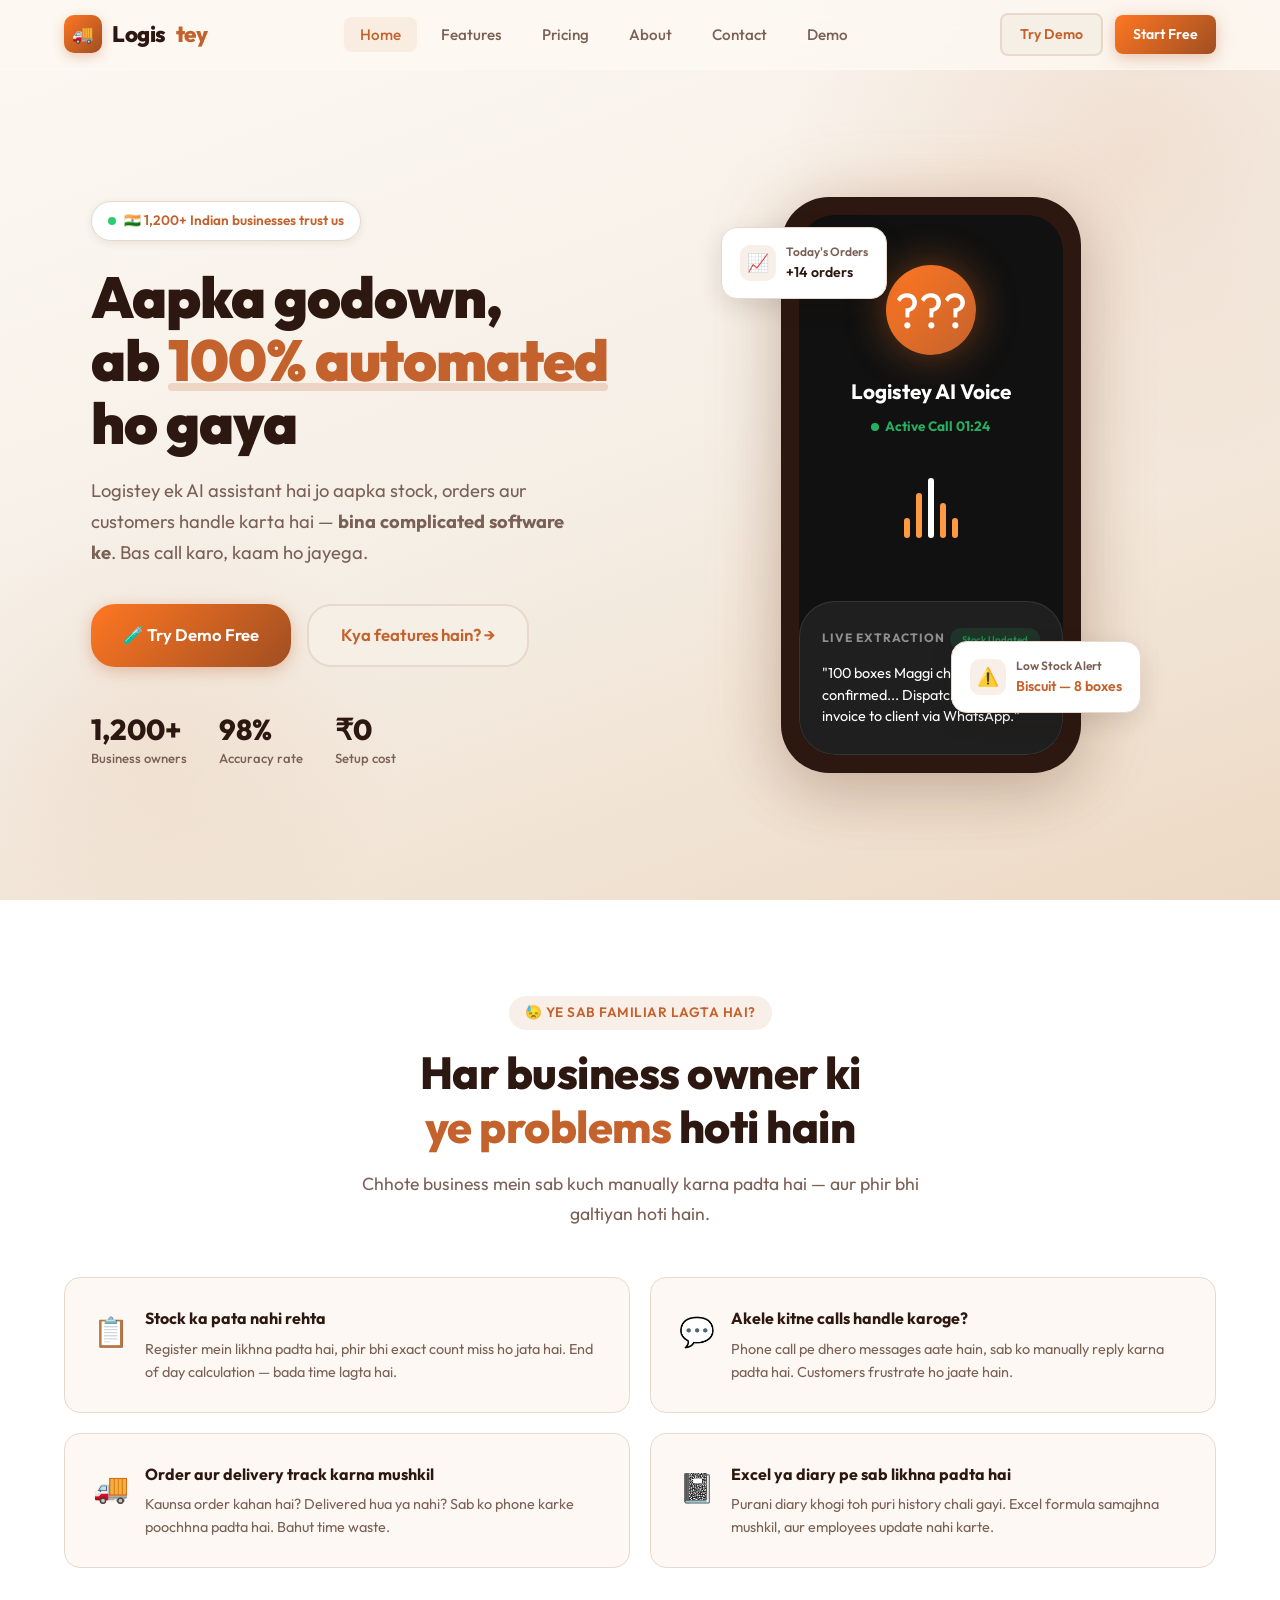
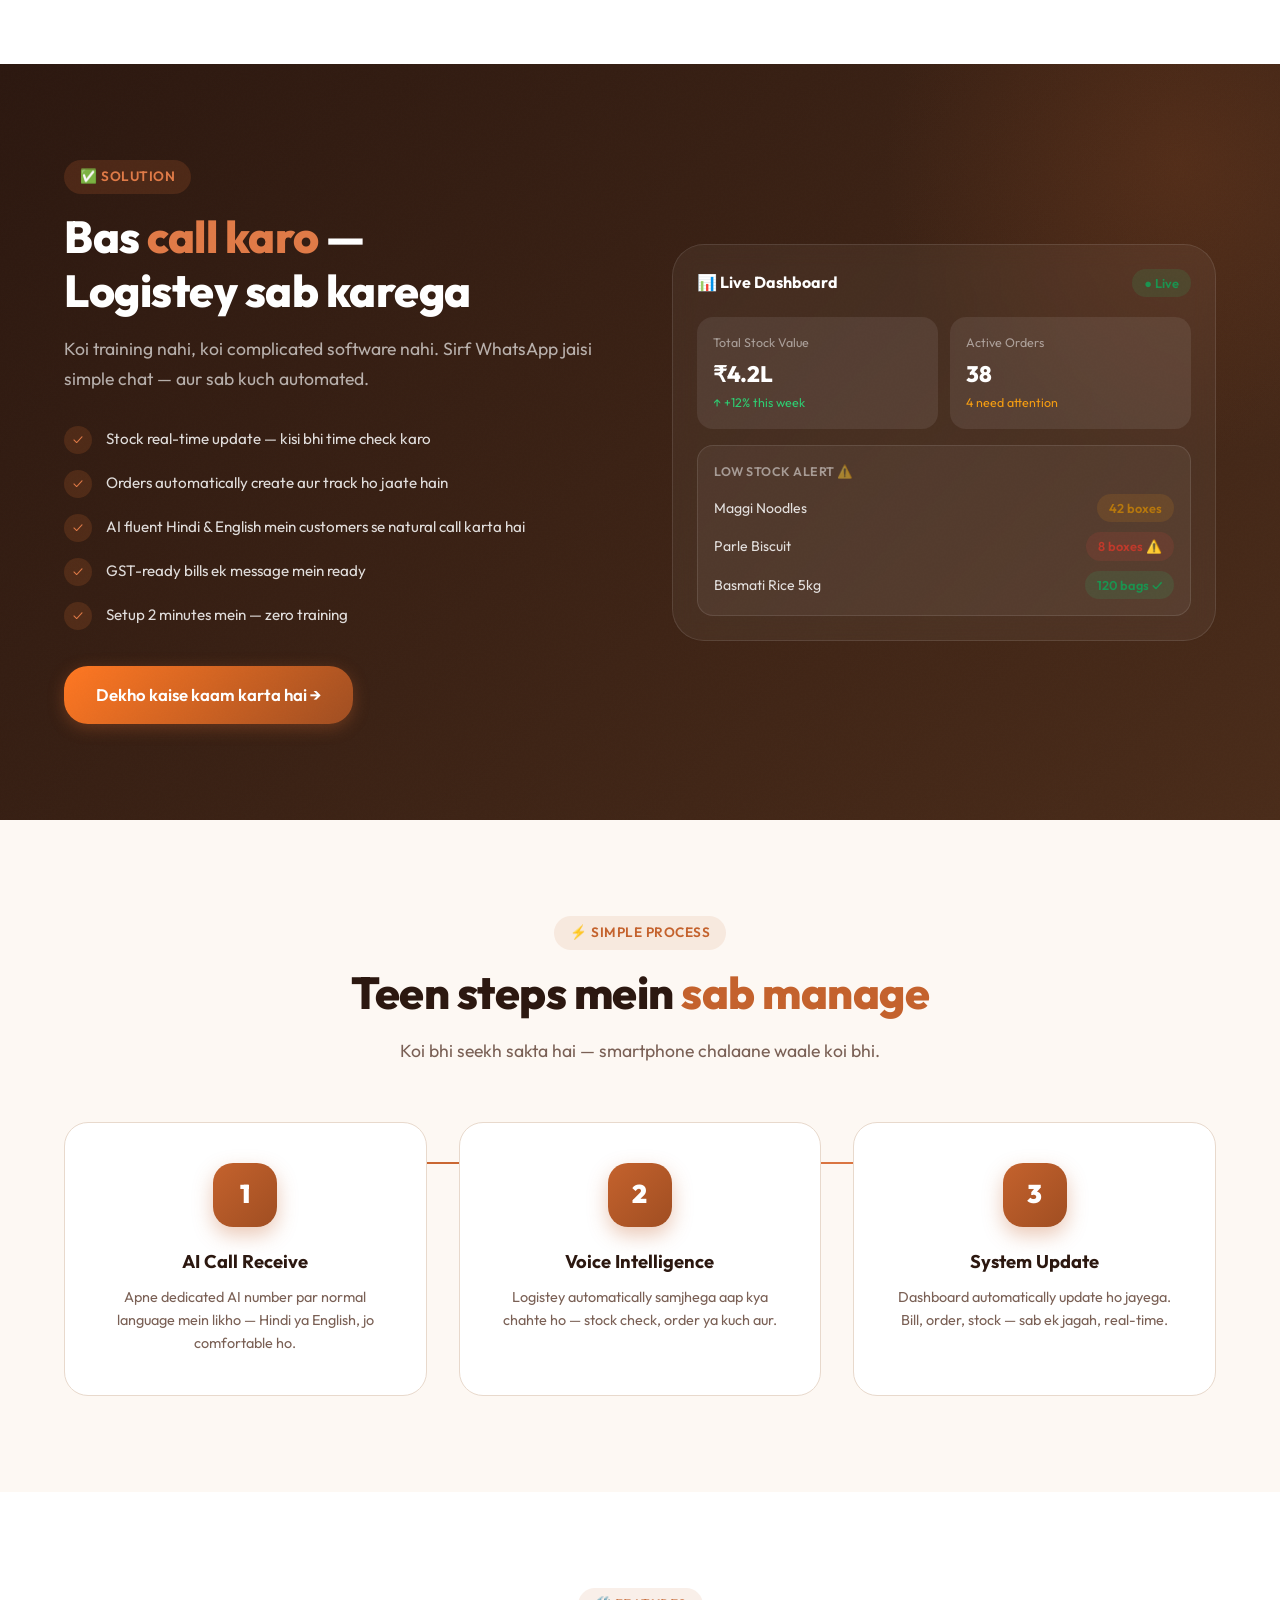
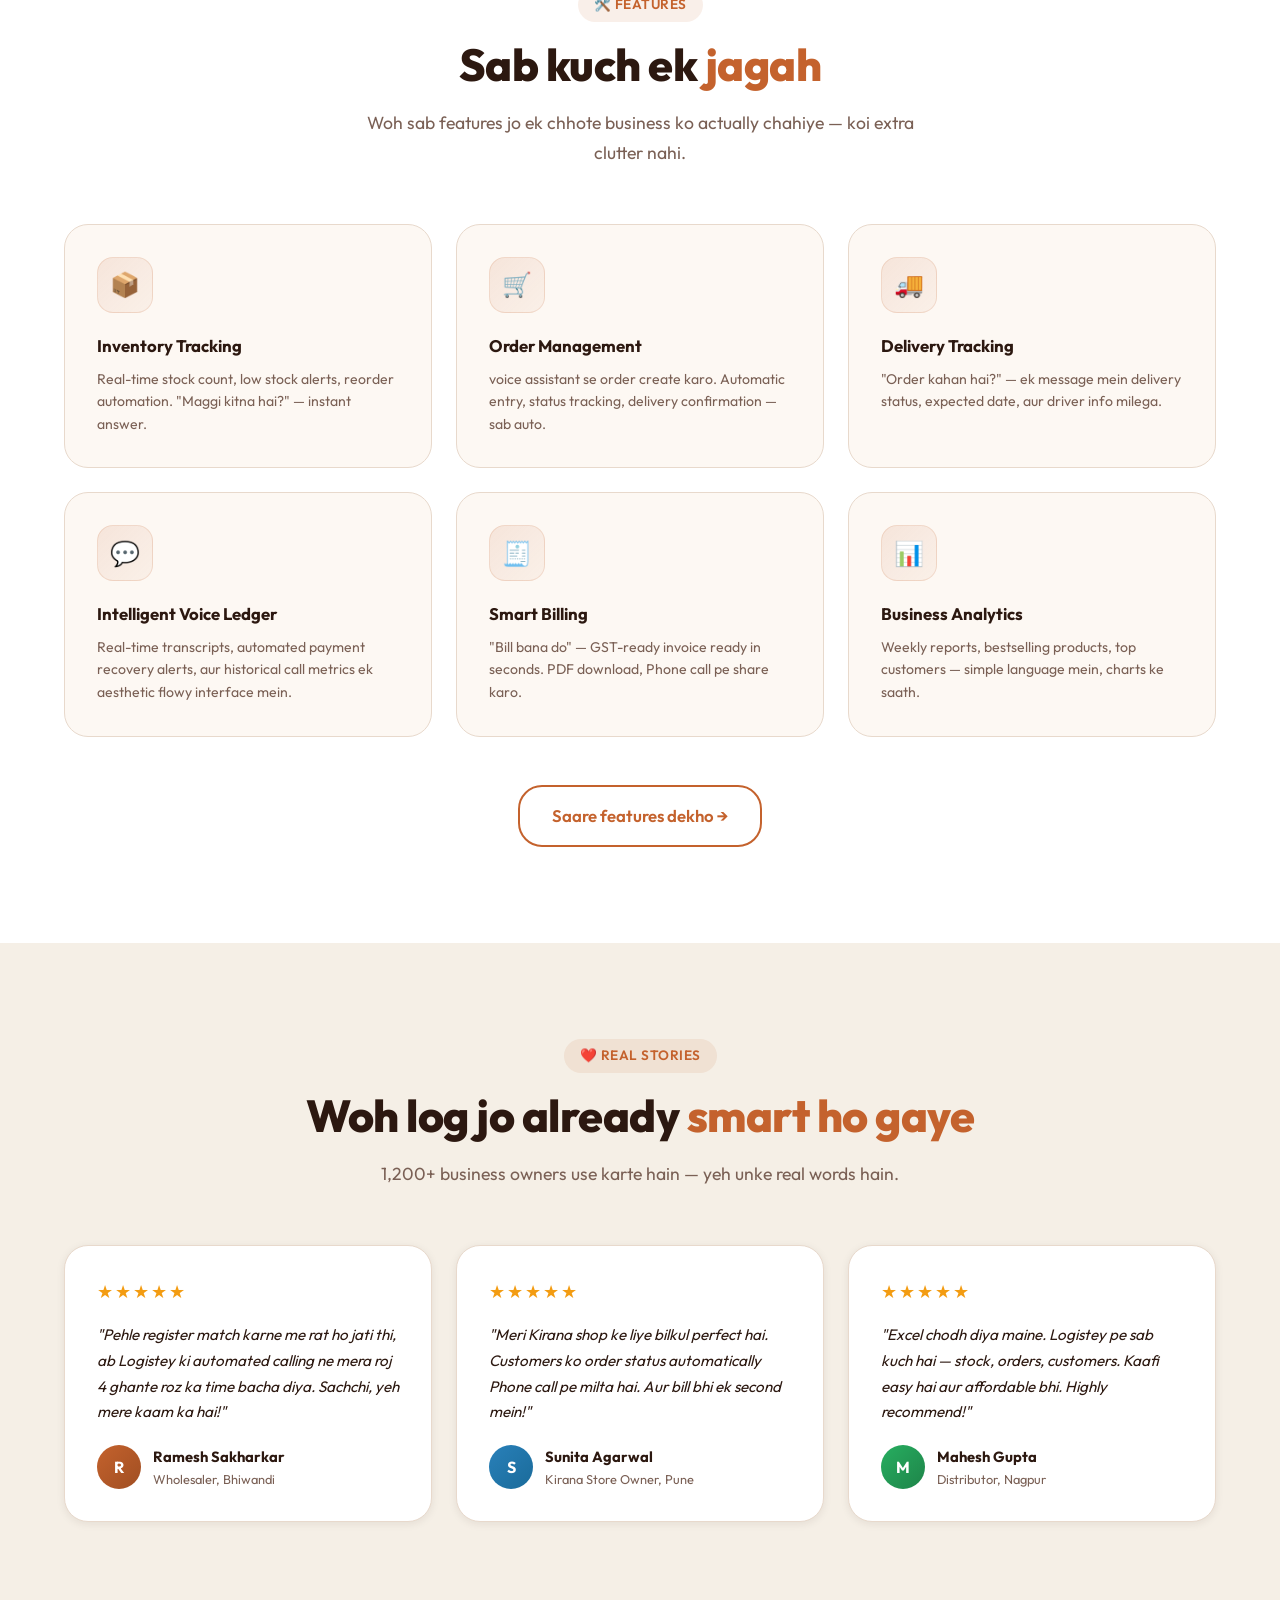
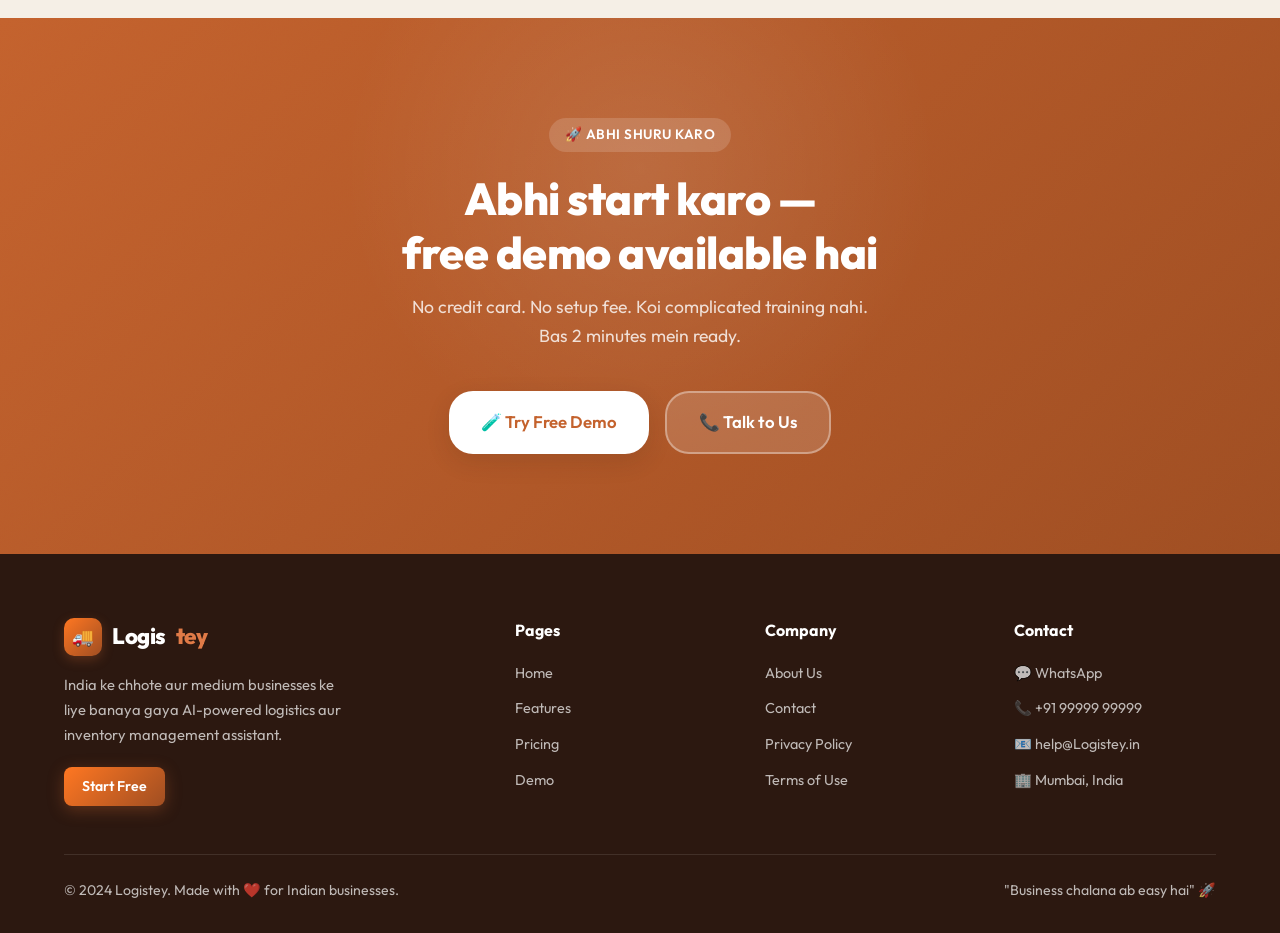
<file: index.html>
<!DOCTYPE html>
<html lang="en">

<head>
  <meta charset="UTF-8" />
  <meta name="viewport" content="width=device-width, initial-scale=1.0" />
  <title>Logistey — Aapka Godown, Ab Smart Ho Gaya</title>
  <meta name="description"
    content="Logistey ek AI assistant hai jo aapka stock, orders aur customers handle karta hai — bina complicated software ke. Free demo available." />
  <link rel="stylesheet" href="style.css" />
  <link rel="manifest" href="manifest.json" />
  <style>
    /* ===== HOME PAGE SPECIFIC ===== */

    /* HERO */
    .hero {
      min-height: 100vh;
      background: linear-gradient(160deg, var(--cream) 0%, var(--secondary) 50%, #EDD9C4 100%);
      display: flex;
      align-items: center;
      padding-top: var(--nav-height);
      position: relative;
      overflow: hidden;
    }

    .hero::before {
      content: '';
      position: absolute;
      top: -200px;
      right: -200px;
      width: 700px;
      height: 700px;
      background: radial-gradient(circle, rgba(196, 98, 45, 0.12) 0%, transparent 70%);
      pointer-events: none;
    }

    .hero::after {
      content: '';
      position: absolute;
      bottom: -100px;
      left: -100px;
      width: 500px;
      height: 500px;
      background: radial-gradient(circle, rgba(196, 98, 45, 0.08) 0%, transparent 70%);
      pointer-events: none;
    }

    .hero-inner {
      display: grid;
      grid-template-columns: 1fr 1fr;
      gap: 64px;
      align-items: center;
      position: relative;
      z-index: 1;
    }

    .hero-badge {
      display: inline-flex;
      align-items: center;
      gap: 8px;
      background: white;
      border: 1px solid var(--border);
      padding: 8px 16px;
      border-radius: 100px;
      font-size: 0.85rem;
      font-weight: 600;
      color: var(--primary);
      margin-bottom: 24px;
      box-shadow: var(--shadow-sm);
    }

    .hero-badge .dot {
      width: 8px;
      height: 8px;
      background: var(--success);
      border-radius: 50%;
      animation: pulse 1.5s ease-in-out infinite;
    }

    .hero-title {
      font-size: clamp(2.4rem, 5vw, 3.6rem);
      font-weight: 900;
      color: var(--dark);
      line-height: 1.1;
      letter-spacing: -1px;
      margin-bottom: 20px;
    }

    .hero-title .highlight-block {
      display: inline-block;
      position: relative;
    }

    .hero-title .highlight-block::after {
      content: '';
      position: absolute;
      bottom: 0;
      left: 0;
      right: 0;
      height: 8px;
      background: rgba(196, 98, 45, 0.2);
      border-radius: 4px;
      z-index: -1;
    }

    .hero-sub {
      font-size: 1.15rem;
      color: var(--text-muted);
      line-height: 1.7;
      margin-bottom: 36px;
      max-width: 480px;
    }

    .hero-buttons {
      display: flex;
      gap: 16px;
      flex-wrap: wrap;
      margin-bottom: 48px;
    }

    .hero-stats {
      display: flex;
      gap: 32px;
    }

    .stat-item {
      display: flex;
      flex-direction: column;
      gap: 4px;
    }

    .stat-num {
      font-size: 1.8rem;
      font-weight: 800;
      color: var(--dark);
      line-height: 1;
    }

    .stat-label {
      font-size: 0.82rem;
      color: var(--text-muted);
      font-weight: 500;
    }

    /* Phone/Chat mockup */
    .hero-visual {
      display: flex;
      justify-content: center;
      align-items: center;
      position: relative;
    }

    .phone-mockup {
      width: 300px;
      background: var(--dark);
      border-radius: 48px;
      padding: 18px;
      box-shadow: var(--shadow-lg), 0 0 80px rgba(196, 98, 45, 0.2);
      position: relative;
      z-index: 2;
    }

    .phone-screen {
      background: var(--cream);
      border-radius: 36px;
      overflow: hidden;
      min-height: 540px;
      display: flex;
      flex-direction: column;
    }

    .phone-header {
      background: var(--dark);
      padding: 16px 20px;
      display: flex;
      align-items: center;
      gap: 12px;
      border-radius: 36px 36px 0 0;
    }

    .phone-header-avatar {
      width: 40px;
      height: 40px;
      background: linear-gradient(135deg, var(--primary), var(--primary-dark));
      border-radius: 50%;
      display: flex;
      align-items: center;
      justify-content: center;
      color: white;
      font-weight: 700;
      font-size: 1rem;
    }

    .phone-header-info {
      flex: 1;
    }

    .phone-header-info .name {
      color: white;
      font-weight: 700;
      font-size: 0.92rem;
    }

    .phone-header-info .status {
      color: var(--success);
      font-size: 0.75rem;
    }

    .phone-body {
      flex: 1;
      padding: 20px 16px;
      display: flex;
      flex-direction: column;
      gap: 12px;
      overflow: hidden;
    }

    .phone-input-row {
      display: flex;
      gap: 8px;
      padding: 12px 16px;
      background: white;
      border-top: 1px solid var(--border);
    }

    .phone-input-row input {
      flex: 1;
      border: 1px solid var(--border);
      border-radius: 100px;
      padding: 8px 16px;
      font-family: 'Outfit', sans-serif;
      font-size: 0.85rem;
      color: var(--text-main);
      background: var(--cream);
      outline: none;
    }

    .phone-send {
      width: 36px;
      height: 36px;
      background: linear-gradient(135deg, var(--primary), var(--primary-dark));
      border-radius: 50%;
      border: none;
      display: flex;
      align-items: center;
      justify-content: center;
      cursor: pointer;
      color: white;
      font-size: 0.9rem;
    }

    /* Floating cards */
    .float-card {
      position: absolute;
      background: white;
      border-radius: var(--radius-md);
      padding: 14px 18px;
      box-shadow: var(--shadow-md);
      border: 1px solid var(--border);
      font-size: 0.88rem;
      font-weight: 600;
      display: flex;
      align-items: center;
      gap: 10px;
      z-index: 3;
    }

    .float-card.top-left {
      top: 30px;
      left: -60px;
      animation: float 4s ease-in-out infinite;
    }

    .float-card.bottom-right {
      bottom: 60px;
      right: -60px;
      animation: float 4s ease-in-out infinite 2s;
    }

    .float-card .icon {
      width: 36px;
      height: 36px;
      background: rgba(196, 98, 45, 0.1);
      border-radius: 10px;
      display: flex;
      align-items: center;
      justify-content: center;
      font-size: 1.1rem;
    }

    /* PROBLEM SECTION */
    .problem-section {
      background: white;
      position: relative;
    }

    .problem-grid {
      display: grid;
      grid-template-columns: repeat(2, 1fr);
      gap: 20px;
      margin-top: 48px;
    }

    .problem-card {
      background: var(--cream);
      border: 1px solid var(--border);
      border-radius: var(--radius-md);
      padding: 28px;
      display: flex;
      gap: 16px;
      align-items: flex-start;
      transition: var(--transition);
    }

    .problem-card:hover {
      border-color: var(--primary);
      background: rgba(196, 98, 45, 0.04);
    }

    .problem-icon {
      font-size: 1.8rem;
      flex-shrink: 0;
      margin-top: 2px;
    }

    .problem-card h3 {
      font-weight: 700;
      font-size: 1rem;
      color: var(--dark);
      margin-bottom: 6px;
    }

    .problem-card p {
      font-size: 0.9rem;
      color: var(--text-muted);
      line-height: 1.6;
    }

    /* SOLUTION SECTION */
    .solution-section {
      background: linear-gradient(135deg, var(--dark) 0%, var(--dark-mid) 100%);
      color: white;
      position: relative;
      overflow: hidden;
    }

    .solution-section::before {
      content: '';
      position: absolute;
      top: -200px;
      right: -200px;
      width: 600px;
      height: 600px;
      background: radial-gradient(circle, rgba(196, 98, 45, 0.15) 0%, transparent 70%);
      pointer-events: none;
    }

    .solution-inner {
      display: grid;
      grid-template-columns: 1fr 1fr;
      gap: 64px;
      align-items: center;
    }

    .solution-content .section-label {
      background: rgba(196, 98, 45, 0.2);
      color: var(--primary-light);
    }

    .solution-content .section-title {
      color: white;
    }

    .solution-content .section-subtitle {
      color: rgba(255, 255, 255, 0.65);
    }

    .solution-points {
      margin-top: 32px;
      display: flex;
      flex-direction: column;
      gap: 16px;
    }

    .solution-point {
      display: flex;
      gap: 14px;
      align-items: center;
    }

    .solution-point .check {
      width: 28px;
      height: 28px;
      background: rgba(196, 98, 45, 0.2);
      border-radius: 50%;
      display: flex;
      align-items: center;
      justify-content: center;
      color: var(--primary-light);
      flex-shrink: 0;
      font-size: 0.8rem;
    }

    .solution-point span {
      color: rgba(255, 255, 255, 0.85);
      font-size: 0.95rem;
    }

    /* HOW IT WORKS */
    .steps-grid {
      display: grid;
      grid-template-columns: repeat(3, 1fr);
      gap: 32px;
      margin-top: 56px;
      position: relative;
    }

    .steps-grid::before {
      content: '';
      position: absolute;
      top: 40px;
      left: 20%;
      right: 20%;
      height: 2px;
      background: linear-gradient(90deg, var(--primary), var(--primary-light));
      z-index: 0;
    }

    .step-card {
      background: white;
      border-radius: var(--radius-lg);
      padding: 40px 32px;
      text-align: center;
      border: 1px solid var(--border);
      position: relative;
      z-index: 1;
      transition: var(--transition);
    }

    .step-card:hover {
      transform: translateY(-6px);
      box-shadow: var(--shadow-lg);
    }

    .step-number {
      width: 64px;
      height: 64px;
      background: linear-gradient(135deg, var(--primary), var(--primary-dark));
      border-radius: 20px;
      display: flex;
      align-items: center;
      justify-content: center;
      font-size: 1.6rem;
      font-weight: 900;
      color: white;
      margin: 0 auto 20px;
      box-shadow: 0 8px 20px rgba(196, 98, 45, 0.35);
    }

    .step-card h3 {
      font-size: 1.15rem;
      font-weight: 700;
      margin-bottom: 10px;
      color: var(--dark);
    }

    .step-card p {
      font-size: 0.9rem;
      color: var(--text-muted);
      line-height: 1.6;
    }

    /* FEATURES HIGHLIGHT */
    .features-section {
      background: white;
    }

    .features-grid {
      display: grid;
      grid-template-columns: repeat(3, 1fr);
      gap: 24px;
      margin-top: 56px;
    }

    .feature-card {
      background: var(--cream);
      border-radius: var(--radius-lg);
      padding: 32px;
      border: 1px solid var(--border);
      transition: var(--transition);
      cursor: pointer;
      position: relative;
      overflow: hidden;
    }

    .feature-card::before {
      content: '';
      position: absolute;
      top: 0;
      left: 0;
      right: 0;
      height: 4px;
      background: linear-gradient(90deg, var(--primary), var(--primary-light));
      transform: scaleX(0);
      transform-origin: left;
      transition: var(--transition);
    }

    .feature-card:hover::before {
      transform: scaleX(1);
    }

    .feature-card:hover {
      transform: translateY(-4px);
      box-shadow: var(--shadow-md);
      background: white;
    }

    .feat-icon {
      width: 56px;
      height: 56px;
      background: linear-gradient(135deg, rgba(196, 98, 45, 0.12), rgba(196, 98, 45, 0.05));
      border-radius: var(--radius-md);
      display: flex;
      align-items: center;
      justify-content: center;
      font-size: 1.5rem;
      margin-bottom: 20px;
      border: 1px solid rgba(196, 98, 45, 0.15);
    }

    .feature-card h3 {
      font-size: 1.05rem;
      font-weight: 700;
      color: var(--dark);
      margin-bottom: 8px;
    }

    .feature-card p {
      font-size: 0.88rem;
      color: var(--text-muted);
      line-height: 1.6;
    }

    /* TESTIMONIALS */
    .testimonials-section {
      background: var(--secondary);
      position: relative;
    }

    .testi-grid {
      display: grid;
      grid-template-columns: repeat(3, 1fr);
      gap: 24px;
      margin-top: 56px;
    }

    .testi-card {
      background: white;
      border-radius: var(--radius-lg);
      padding: 32px;
      box-shadow: var(--shadow-sm);
      border: 1px solid var(--border);
      transition: var(--transition);
    }

    .testi-card:hover {
      transform: translateY(-4px);
      box-shadow: var(--shadow-md);
    }

    .stars {
      color: #F39C12;
      font-size: 1.1rem;
      margin-bottom: 16px;
      letter-spacing: 2px;
    }

    .testi-quote {
      font-size: 0.95rem;
      color: var(--text-main);
      line-height: 1.7;
      margin-bottom: 20px;
      font-style: italic;
    }

    .testi-author {
      display: flex;
      align-items: center;
      gap: 12px;
    }

    .testi-avatar {
      width: 44px;
      height: 44px;
      border-radius: 50%;
      display: flex;
      align-items: center;
      justify-content: center;
      font-weight: 700;
      font-size: 1rem;
      color: white;
    }

    .testi-name {
      font-weight: 700;
      font-size: 0.92rem;
      color: var(--dark);
    }

    .testi-role {
      font-size: 0.8rem;
      color: var(--text-muted);
    }

    /* FINAL CTA */
    .cta-section {
      background: linear-gradient(135deg, var(--primary) 0%, var(--primary-dark) 100%);
      color: white;
      text-align: center;
      padding: 100px 0;
      position: relative;
      overflow: hidden;
    }

    .cta-section::before {
      content: '';
      position: absolute;
      top: -150px;
      left: 50%;
      transform: translateX(-50%);
      width: 600px;
      height: 600px;
      background: radial-gradient(circle, rgba(255, 255, 255, 0.1) 0%, transparent 70%);
      pointer-events: none;
    }

    .cta-section .section-title {
      color: white;
      margin-bottom: 12px;
    }

    .cta-section .section-subtitle {
      color: rgba(255, 255, 255, 0.8);
      margin: 0 auto 40px;
    }

    .cta-buttons {
      display: flex;
      gap: 16px;
      justify-content: center;
      flex-wrap: wrap;
    }

    /* Responsive */
    @media (max-width: 1024px) {
      .hero-inner {
        grid-template-columns: 1fr;
        gap: 48px;
      }

      .hero-visual {
        display: none;
      }

      .solution-inner {
        grid-template-columns: 1fr;
      }

      .features-grid {
        grid-template-columns: repeat(2, 1fr);
      }

      .testi-grid {
        grid-template-columns: repeat(2, 1fr);
      }
    }

    @media (max-width: 768px) {
      .problem-grid {
        grid-template-columns: 1fr;
      }

      .steps-grid {
        grid-template-columns: 1fr;
      }

      .steps-grid::before {
        display: none;
      }

      .features-grid {
        grid-template-columns: 1fr;
      }

      .testi-grid {
        grid-template-columns: 1fr;
      }

      .hero-stats {
        flex-wrap: wrap;
        gap: 24px;
      }
    }
  </style>
</head>

<body>

  <!-- ========== NAVBAR ========== -->
  <nav class="navbar" id="navbar">
    <div class="nav-inner">
      <a href="/" class="nav-logo">
        <div class="logo-icon">🚚</div>
        Logis<span>tey</span>
      </a>

      <ul class="nav-links">
        <li><a href="/" class="active">Home</a></li>
        <li><a href="/features">Features</a></li>
        <li><a href="/pricing">Pricing</a></li>
        <li><a href="/about">About</a></li>
        <li><a href="/contact">Contact</a></li>
        <li><a href="/dashboard">Demo</a></li>
      </ul>

      <div class="nav-cta">
        <a href="/dashboard" class="btn btn-secondary btn-sm">Try Demo</a>
        <a href="/pricing" class="btn btn-primary btn-sm">Start Free</a>
      </div>

      <button class="hamburger" id="hamburger" aria-label="Menu">
        <span></span><span></span><span></span>
      </button>
    </div>
  </nav>

  <!-- Mobile Menu -->
  <div class="mobile-menu" id="mobileMenu">
    <a href="/">Home</a>
    <a href="/features">Features</a>
    <a href="/pricing">Pricing</a>
    <a href="/about">About</a>
    <a href="/contact">Contact</a>
    <a href="/dashboard">🧪 Try Demo</a>
  </div>

  <!-- ========== HERO ========== -->
  <section class="hero">
    <div class="container">
      <div class="hero-inner">
        <div class="hero-content">
          <div class="hero-badge fade-up">
            <span class="dot"></span>
            🇮🇳 1,200+ Indian businesses trust us
          </div>

          <h1 class="hero-title fade-up delay-1">
            Aapka godown,<br />
            ab <span class="highlight highlight-block">100% automated</span><br />
            ho gaya
          </h1>

          <p class="hero-sub fade-up delay-2">
            Logistey ek AI assistant hai jo aapka stock, orders aur customers handle karta hai — <strong>bina
              complicated software ke</strong>. Bas call karo, kaam ho jayega.
          </p>

          <div class="hero-buttons fade-up delay-3">
            <a href="/dashboard" class="btn btn-primary btn-lg">
              🧪 Try Demo Free
            </a>
            <a href="/features" class="btn btn-secondary btn-lg">
              Kya features hain? →
            </a>
          </div>

          <div class="hero-stats fade-up delay-4">
            <div class="stat-item">
              <span class="stat-num">1,200+</span>
              <span class="stat-label">Business owners</span>
            </div>
            <div class="stat-item">
              <span class="stat-num">98%</span>
              <span class="stat-label">Accuracy rate</span>
            </div>
            <div class="stat-item">
              <span class="stat-num">₹0</span>
              <span class="stat-label">Setup cost</span>
            </div>
          </div>
        </div>

        <!-- Phone Mockup -->
        <div class="hero-visual fade-up">
          <div style="position: relative;">
            <div class="phone-mockup animate-float">
              <div class="phone-screen"
                style="background:#111; justify-content:center; align-items:center; text-align:center;">
                <!-- Active Caller Info -->
                <div style="margin-top: 50px; color:white;">
                  <div
                    style="width:90px; height:90px; border-radius:50%; background:linear-gradient(135deg, #FF7722, #C4622D); margin:0 auto 20px; display:flex; align-items:center; justify-content:center; font-size:3rem; box-shadow:0 0 40px rgba(255,119,34,0.4)">
                    ???</div>
                  <h3 style="font-size:1.3rem; font-weight:700; margin-bottom:8px;">Logistey AI Voice</h3>
                  <span
                    style="color:#27AE60; font-size:0.85rem; font-weight:700; display:flex; align-items:center; justify-content:center; gap:6px;">
                    <span
                      style="width:8px; height:8px; background:#27AE60; border-radius:50%; animation: pulse 1.5s infinite;"></span>
                    Active Call 01:24
                  </span>
                </div>

                <!-- Glowing Waveforms (Inline styles hack) -->
                <div
                  style="display:flex; justify-content:center; align-items:flex-end; gap:6px; height:60px; margin:40px 0;">
                  <div
                    style="width:6px; height:20px; background:#FF9944; border-radius:10px; animation: pulse 1.2s infinite ease-in-out;">
                  </div>
                  <div
                    style="width:6px; height:45px; background:#FF9944; border-radius:10px; animation: pulse 0.8s infinite ease-in-out 0.2s;">
                  </div>
                  <div
                    style="width:6px; height:60px; background:white; border-radius:10px; animation: pulse 1s infinite ease-in-out 0.4s;">
                  </div>
                  <div
                    style="width:6px; height:35px; background:#FF9944; border-radius:10px; animation: pulse 1.3s infinite ease-in-out 0.1s;">
                  </div>
                  <div
                    style="width:6px; height:20px; background:#FF9944; border-radius:10px; animation: pulse 1.1s infinite ease-in-out 0.5s;">
                  </div>
                </div>

                <!-- Live Transcript Area -->
                <div
                  style="margin-top:auto; background:rgba(255,255,255,0.06); width:100%; padding:26px 22px; border-radius: 36px; text-align:left; border: 1px solid rgba(255,255,255,0.1);">
                  <div style="display:flex; justify-content:space-between; margin-bottom:12px;">
                    <div
                      style="color:rgba(255,255,255,0.5); font-size:0.75rem; text-transform:uppercase; letter-spacing:1px; font-weight:700;">
                      Live Extraction</div>
                    <span class="badge badge-green" style="font-size:0.6rem">Stock Updated</span>
                  </div>
                  <div style="color:white; font-size:0.9rem; line-height:1.5;">"100 boxes Maggi checked. Order
                    confirmed... Dispatching auto-invoice to client via WhatsApp."</div>
                </div>
              </div>
            </div>

            <!-- Floating cards -->
            <div class="float-card top-left">
              <div class="icon">📈</div>
              <div>
                <div style="font-size:0.75rem;color:var(--text-muted)">Today's Orders</div>
                <div style="color:var(--dark)">+14 orders</div>
              </div>
            </div>

            <div class="float-card bottom-right">
              <div class="icon">⚠️</div>
              <div>
                <div style="font-size:0.75rem;color:var(--text-muted)">Low Stock Alert</div>
                <div style="color:var(--primary)">Biscuit — 8 boxes</div>
              </div>
            </div>
          </div>
        </div>
      </div>
    </div>
  </section>

  <!-- ========== PROBLEM SECTION ========== -->
  <section class="section problem-section">
    <div class="container">
      <div class="text-center">
        <span class="section-label fade-up">😓 Ye sab familiar lagta hai?</span>
        <h2 class="section-title fade-up delay-1">Har business owner ki<br /><span class="highlight">ye problems</span>
          hoti hain</h2>
        <p class="section-subtitle fade-up delay-2">Chhote business mein sab kuch manually karna padta hai — aur phir
          bhi galtiyan hoti hain.</p>
      </div>

      <div class="problem-grid">
        <div class="problem-card fade-up">
          <div class="problem-icon">📋</div>
          <div>
            <h3>Stock ka pata nahi rehta</h3>
            <p>Register mein likhna padta hai, phir bhi exact count miss ho jata hai. End of day calculation — bada time
              lagta hai.</p>
          </div>
        </div>
        <div class="problem-card fade-up delay-1">
          <div class="problem-icon">💬</div>
          <div>
            <h3>Akele kitne calls handle karoge?</h3>
            <p>Phone call pe dhero messages aate hain, sab ko manually reply karna padta hai. Customers frustrate ho
              jaate
              hain.</p>
          </div>
        </div>
        <div class="problem-card fade-up delay-2">
          <div class="problem-icon">🚚</div>
          <div>
            <h3>Order aur delivery track karna mushkil</h3>
            <p>Kaunsa order kahan hai? Delivered hua ya nahi? Sab ko phone karke poochhna padta hai. Bahut time waste.
            </p>
          </div>
        </div>
        <div class="problem-card fade-up delay-3">
          <div class="problem-icon">📓</div>
          <div>
            <h3>Excel ya diary pe sab likhna padta hai</h3>
            <p>Purani diary khogi toh puri history chali gayi. Excel formula samajhna mushkil, aur employees update nahi
              karte.</p>
          </div>
        </div>
      </div>
    </div>
  </section>

  <!-- ========== SOLUTION SECTION ========== -->
  <section class="section solution-section grain-bg">
    <div class="container">
      <div class="solution-inner">
        <div class="solution-content">
          <span class="section-label fade-up">✅ Solution</span>
          <h2 class="section-title fade-up delay-1">Bas <span style="color:var(--primary-light)">call karo</span>
            —<br />Logistey sab karega</h2>
          <p class="section-subtitle fade-up delay-2">Koi training nahi, koi complicated software nahi. Sirf WhatsApp
            jaisi simple chat — aur sab kuch automated.</p>

          <div class="solution-points fade-up delay-3">
            <div class="solution-point">
              <div class="check">✓</div>
              <span>Stock real-time update — kisi bhi time check karo</span>
            </div>
            <div class="solution-point">
              <div class="check">✓</div>
              <span>Orders automatically create aur track ho jaate hain</span>
            </div>
            <div class="solution-point">
              <div class="check">✓</div>
              <span>AI fluent Hindi & English mein customers se natural call karta hai</span>
            </div>
            <div class="solution-point">
              <div class="check">✓</div>
              <span>GST-ready bills ek message mein ready</span>
            </div>
            <div class="solution-point">
              <div class="check">✓</div>
              <span>Setup 2 minutes mein — zero training</span>
            </div>
          </div>

          <div style="margin-top:36px" class="fade-up delay-4">
            <a href="/dashboard" class="btn btn-primary btn-lg">Dekho kaise kaam karta hai →</a>
          </div>
        </div>

        <!-- Dashboard preview in dark section -->
        <div class="fade-up delay-2" style="position:relative;">
          <div
            style="background:rgba(255,255,255,0.05);border:1px solid rgba(255,255,255,0.1);border-radius:var(--radius-xl);padding:24px;backdrop-filter:blur(10px)">
            <div style="display:flex;justify-content:space-between;align-items:center;margin-bottom:20px">
              <span style="color:white;font-weight:700;font-size:1rem">📊 Live Dashboard</span>
              <span class="badge badge-green">● Live</span>
            </div>

            <div style="display:grid;grid-template-columns:1fr 1fr;gap:12px;margin-bottom:16px">
              <div style="background:rgba(255,255,255,0.08);border-radius:var(--radius-md);padding:16px">
                <div style="color:rgba(255,255,255,0.5);font-size:0.78rem;margin-bottom:4px">Total Stock Value</div>
                <div style="color:white;font-size:1.4rem;font-weight:800">₹4.2L</div>
                <div style="color:var(--success);font-size:0.78rem">↑ +12% this week</div>
              </div>
              <div style="background:rgba(255,255,255,0.08);border-radius:var(--radius-md);padding:16px">
                <div style="color:rgba(255,255,255,0.5);font-size:0.78rem;margin-bottom:4px">Active Orders</div>
                <div style="color:white;font-size:1.4rem;font-weight:800">38</div>
                <div style="color:var(--warning);font-size:0.78rem">4 need attention</div>
              </div>
            </div>

            <div
              style="background:rgba(255,255,255,0.05);border:1px solid rgba(255,255,255,0.1);border-radius:var(--radius-md);padding:16px">
              <div
                style="color:rgba(255,255,255,0.5);font-size:0.78rem;margin-bottom:12px;font-weight:600;text-transform:uppercase;letter-spacing:0.5px">
                Low Stock Alert ⚠️</div>
              <div style="display:flex;flex-direction:column;gap:10px">
                <div style="display:flex;justify-content:space-between;align-items:center">
                  <span style="color:rgba(255,255,255,0.85);font-size:0.88rem">Maggi Noodles</span>
                  <span class="badge badge-yellow">42 boxes</span>
                </div>
                <div style="display:flex;justify-content:space-between;align-items:center">
                  <span style="color:rgba(255,255,255,0.85);font-size:0.88rem">Parle Biscuit</span>
                  <span class="badge badge-red">8 boxes ⚠️</span>
                </div>
                <div style="display:flex;justify-content:space-between;align-items:center">
                  <span style="color:rgba(255,255,255,0.85);font-size:0.88rem">Basmati Rice 5kg</span>
                  <span class="badge badge-green">120 bags ✓</span>
                </div>
              </div>
            </div>
          </div>
        </div>
      </div>
    </div>
  </section>

  <!-- ========== HOW IT WORKS ========== -->
  <section class="section">
    <div class="container">
      <div class="text-center">
        <span class="section-label fade-up">⚡ Simple Process</span>
        <h2 class="section-title fade-up delay-1">Teen steps mein <span class="highlight">sab manage</span></h2>
        <p class="section-subtitle fade-up delay-2">Koi bhi seekh sakta hai — smartphone chalaane waale koi bhi.</p>
      </div>

      <div class="steps-grid">
        <div class="step-card fade-up">
          <div class="step-number">1</div>
          <h3>AI Call Receive</h3>
          <p>Apne dedicated AI number par normal language mein likho — Hindi ya English, jo comfortable ho.</p>
        </div>
        <div class="step-card fade-up delay-1">
          <div class="step-number">2</div>
          <h3>Voice Intelligence</h3>
          <p>Logistey automatically samjhega aap kya chahte ho — stock check, order ya kuch aur.</p>
        </div>
        <div class="step-card fade-up delay-2">
          <div class="step-number">3</div>
          <h3>System Update</h3>
          <p>Dashboard automatically update ho jayega. Bill, order, stock — sab ek jagah, real-time.</p>
        </div>
      </div>
    </div>
  </section>

  <!-- ========== FEATURES HIGHLIGHT ========== -->
  <section class="section features-section">
    <div class="container">
      <div class="text-center">
        <span class="section-label fade-up">🛠️ Features</span>
        <h2 class="section-title fade-up delay-1">Sab kuch ek <span class="highlight">jagah</span></h2>
        <p class="section-subtitle fade-up delay-2">Woh sab features jo ek chhote business ko actually chahiye — koi
          extra clutter nahi.</p>
      </div>

      <div class="features-grid">
        <div class="feature-card fade-up">
          <div class="feat-icon">📦</div>
          <h3>Inventory Tracking</h3>
          <p>Real-time stock count, low stock alerts, reorder automation. "Maggi kitna hai?" — instant answer.</p>
        </div>
        <div class="feature-card fade-up delay-1">
          <div class="feat-icon">🛒</div>
          <h3>Order Management</h3>
          <p>voice assistant se order create karo. Automatic entry, status tracking, delivery confirmation — sab auto.
          </p>
        </div>
        <div class="feature-card fade-up delay-2">
          <div class="feat-icon">🚚</div>
          <h3>Delivery Tracking</h3>
          <p>"Order kahan hai?" — ek message mein delivery status, expected date, aur driver info milega.</p>
        </div>
        <div class="feature-card fade-up">
          <div class="feat-icon">💬</div>
          <h3>Intelligent Voice Ledger</h3>
          <p>Real-time transcripts, automated payment recovery alerts, aur historical call metrics ek aesthetic flowy
            interface mein.</p>
        </div>
        <div class="feature-card fade-up delay-1">
          <div class="feat-icon">🧾</div>
          <h3>Smart Billing</h3>
          <p>"Bill bana do" — GST-ready invoice ready in seconds. PDF download, Phone call pe share karo.</p>
        </div>
        <div class="feature-card fade-up delay-2">
          <div class="feat-icon">📊</div>
          <h3>Business Analytics</h3>
          <p>Weekly reports, bestselling products, top customers — simple language mein, charts ke saath.</p>
        </div>
      </div>

      <div class="text-center" style="margin-top:48px">
        <a href="/features" class="btn btn-outline btn-lg fade-up">Saare features dekho →</a>
      </div>
    </div>
  </section>

  <!-- ========== TESTIMONIALS ========== -->
  <section class="section testimonials-section">
    <div class="container">
      <div class="text-center">
        <span class="section-label fade-up">❤️ Real Stories</span>
        <h2 class="section-title fade-up delay-1">Woh log jo already <span class="highlight">smart ho gaye</span></h2>
        <p class="section-subtitle fade-up delay-2">1,200+ business owners use karte hain — yeh unke real words hain.
        </p>
      </div>

      <div class="testi-grid">
        <div class="testi-card fade-up">
          <div class="stars">★★★★★</div>
          <p class="testi-quote">"Pehle register match karne me rat ho jati thi, ab Logistey ki automated calling ne
            mera roj 4
            ghante roz ka time bacha diya. Sachchi, yeh mere kaam ka hai!"</p>
          <div class="testi-author">
            <div class="testi-avatar" style="background:linear-gradient(135deg,#C4622D,#A04E22)">R</div>
            <div>
              <div class="testi-name">Ramesh Sakharkar</div>
              <div class="testi-role">Wholesaler, Bhiwandi</div>
            </div>
          </div>
        </div>

        <div class="testi-card fade-up delay-1">
          <div class="stars">★★★★★</div>
          <p class="testi-quote">"Meri Kirana shop ke liye bilkul perfect hai. Customers ko order status automatically
            Phone call pe milta hai. Aur bill bhi ek second mein!"</p>
          <div class="testi-author">
            <div class="testi-avatar" style="background:linear-gradient(135deg,#2980B9,#1A6B9A)">S</div>
            <div>
              <div class="testi-name">Sunita Agarwal</div>
              <div class="testi-role">Kirana Store Owner, Pune</div>
            </div>
          </div>
        </div>

        <div class="testi-card fade-up delay-2">
          <div class="stars">★★★★★</div>
          <p class="testi-quote">"Excel chodh diya maine. Logistey pe sab kuch hai — stock, orders, customers. Kaafi
            easy hai aur affordable bhi. Highly recommend!"</p>
          <div class="testi-author">
            <div class="testi-avatar" style="background:linear-gradient(135deg,#27AE60,#1E8449)">M</div>
            <div>
              <div class="testi-name">Mahesh Gupta</div>
              <div class="testi-role">Distributor, Nagpur</div>
            </div>
          </div>
        </div>
      </div>
    </div>
  </section>

  <!-- ========== FINAL CTA ========== -->
  <section class="cta-section grain-bg">
    <div class="container" style="position:relative;z-index:1">
      <span class="section-label"
        style="background:rgba(255,255,255,0.15);color:white;margin-bottom:20px;display:inline-flex">
        🚀 Abhi shuru karo
      </span>
      <h2 class="section-title fade-up" style="color:white;">Abhi start karo —<br />free demo available hai</h2>
      <p class="section-subtitle fade-up delay-1" style="color:rgba(255,255,255,0.8);margin:0 auto 40px;">
        No credit card. No setup fee. Koi complicated training nahi. <br />Bas 2 minutes mein ready.
      </p>
      <div class="cta-buttons fade-up delay-2">
        <a href="/dashboard" class="btn btn-white btn-lg">🧪 Try Free Demo</a>
        <a href="/contact" class="btn btn-lg"
          style="background:rgba(255,255,255,0.15);color:white;border:2px solid rgba(255,255,255,0.35)">📞 Talk to
          Us</a>
      </div>
    </div>
  </section>

  <!-- ========== FOOTER ========== -->
  <footer>
    <div class="container">
      <div class="footer-grid">
        <div class="footer-brand">
          <div class="nav-logo">
            <div class="logo-icon">🚚</div>
            Logis<span style="color:var(--primary-light)">tey</span>
          </div>
          <p>India ke chhote aur medium businesses ke liye banaya gaya AI-powered logistics aur inventory management
            assistant.</p>
          <div style="margin-top:20px;display:flex;gap:12px">
            <a href="/contact" class="btn btn-primary btn-sm">Start Free</a>
          </div>
        </div>

        <div class="footer-col">
          <h4>Pages</h4>
          <ul>
            <li><a href="/">Home</a></li>
            <li><a href="/features">Features</a></li>
            <li><a href="/pricing">Pricing</a></li>
            <li><a href="/dashboard">Demo</a></li>
          </ul>
        </div>

        <div class="footer-col">
          <h4>Company</h4>
          <ul>
            <li><a href="/about">About Us</a></li>
            <li><a href="/contact">Contact</a></li>
            <li><a href="#">Privacy Policy</a></li>
            <li><a href="#">Terms of Use</a></li>
          </ul>
        </div>

        <div class="footer-col">
          <h4>Contact</h4>
          <ul>
            <li><a href="https://wa.me/919999999999">💬 WhatsApp</a></li>
            <li><a href="tel:+919999999999">📞 +91 99999 99999</a></li>
            <li><a href="mailto:help@Logistey.in">📧 help@Logistey.in</a></li>
            <li><a href="#">🏢 Mumbai, India</a></li>
          </ul>
        </div>
      </div>

      <div class="footer-bottom">
        <span>© 2024 Logistey. Made with ❤️ for Indian businesses.</span>
        <span>"Business chalana ab easy hai" 🚀</span>
      </div>
    </div>
  </footer>

  <script>
    // Navbar scroll effect
    const navbar = document.getElementById('navbar');
    window.addEventListener('scroll', () => {
      navbar.classList.toggle('scrolled', window.scrollY > 20);
    });

    // Mobile menu
    const hamburger = document.getElementById('hamburger');
    const mobileMenu = document.getElementById('mobileMenu');
    hamburger.addEventListener('click', () => {
      mobileMenu.classList.toggle('open');
    });

    // Intersection Observer for fade-up animations
    const observer = new IntersectionObserver((entries) => {
      entries.forEach(e => { if (e.isIntersecting) e.target.classList.add('visible'); });
    }, { threshold: 0.15 });

    document.querySelectorAll('.fade-up').forEach(el => observer.observe(el));
  </script>

  <script>
    if ('serviceWorker' in navigator) {
      window.addEventListener('load', () => {
        navigator.serviceWorker.register('./sw.js')
          .then(reg => console.log('Service Worker registered', reg))
          .catch(err => console.error('Service Worker registration failed', err));
      });
    }
  </script>
  <script src="cursor.js"></script>
</body>


</html>
</file>
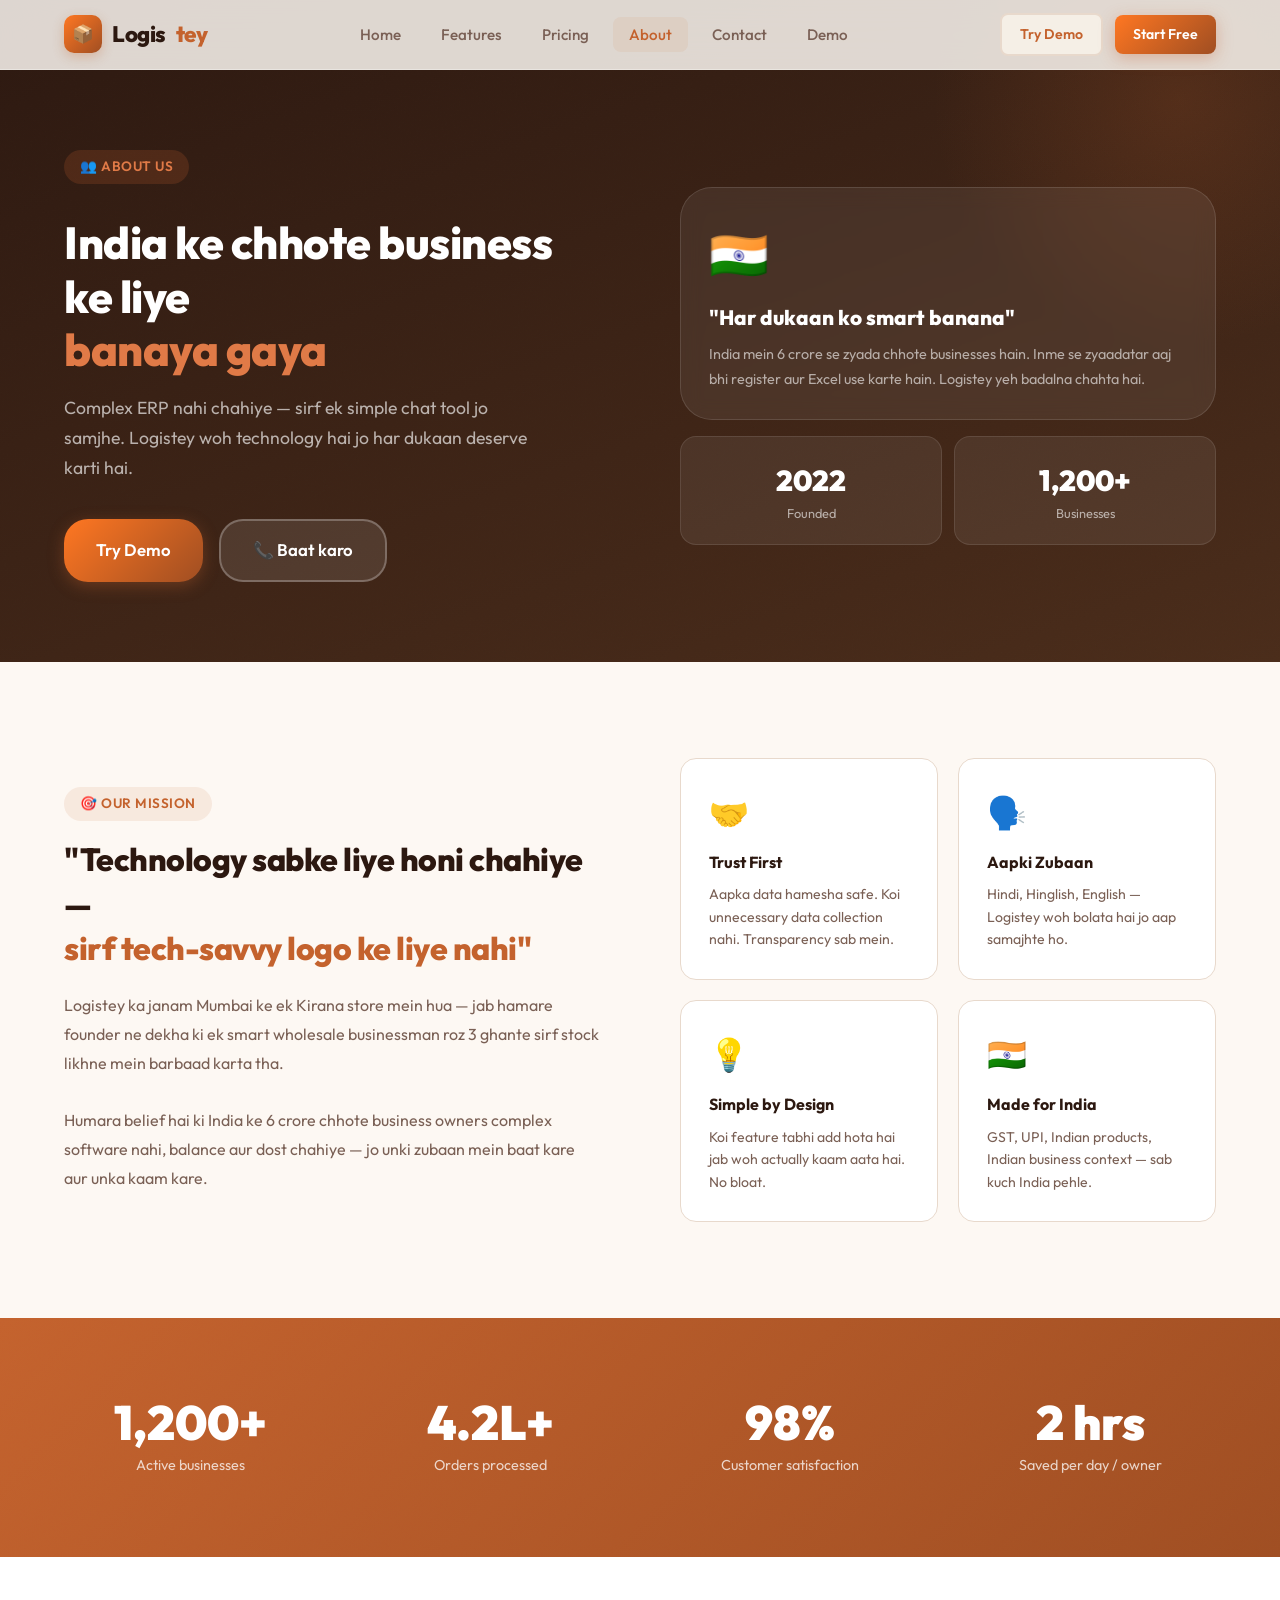
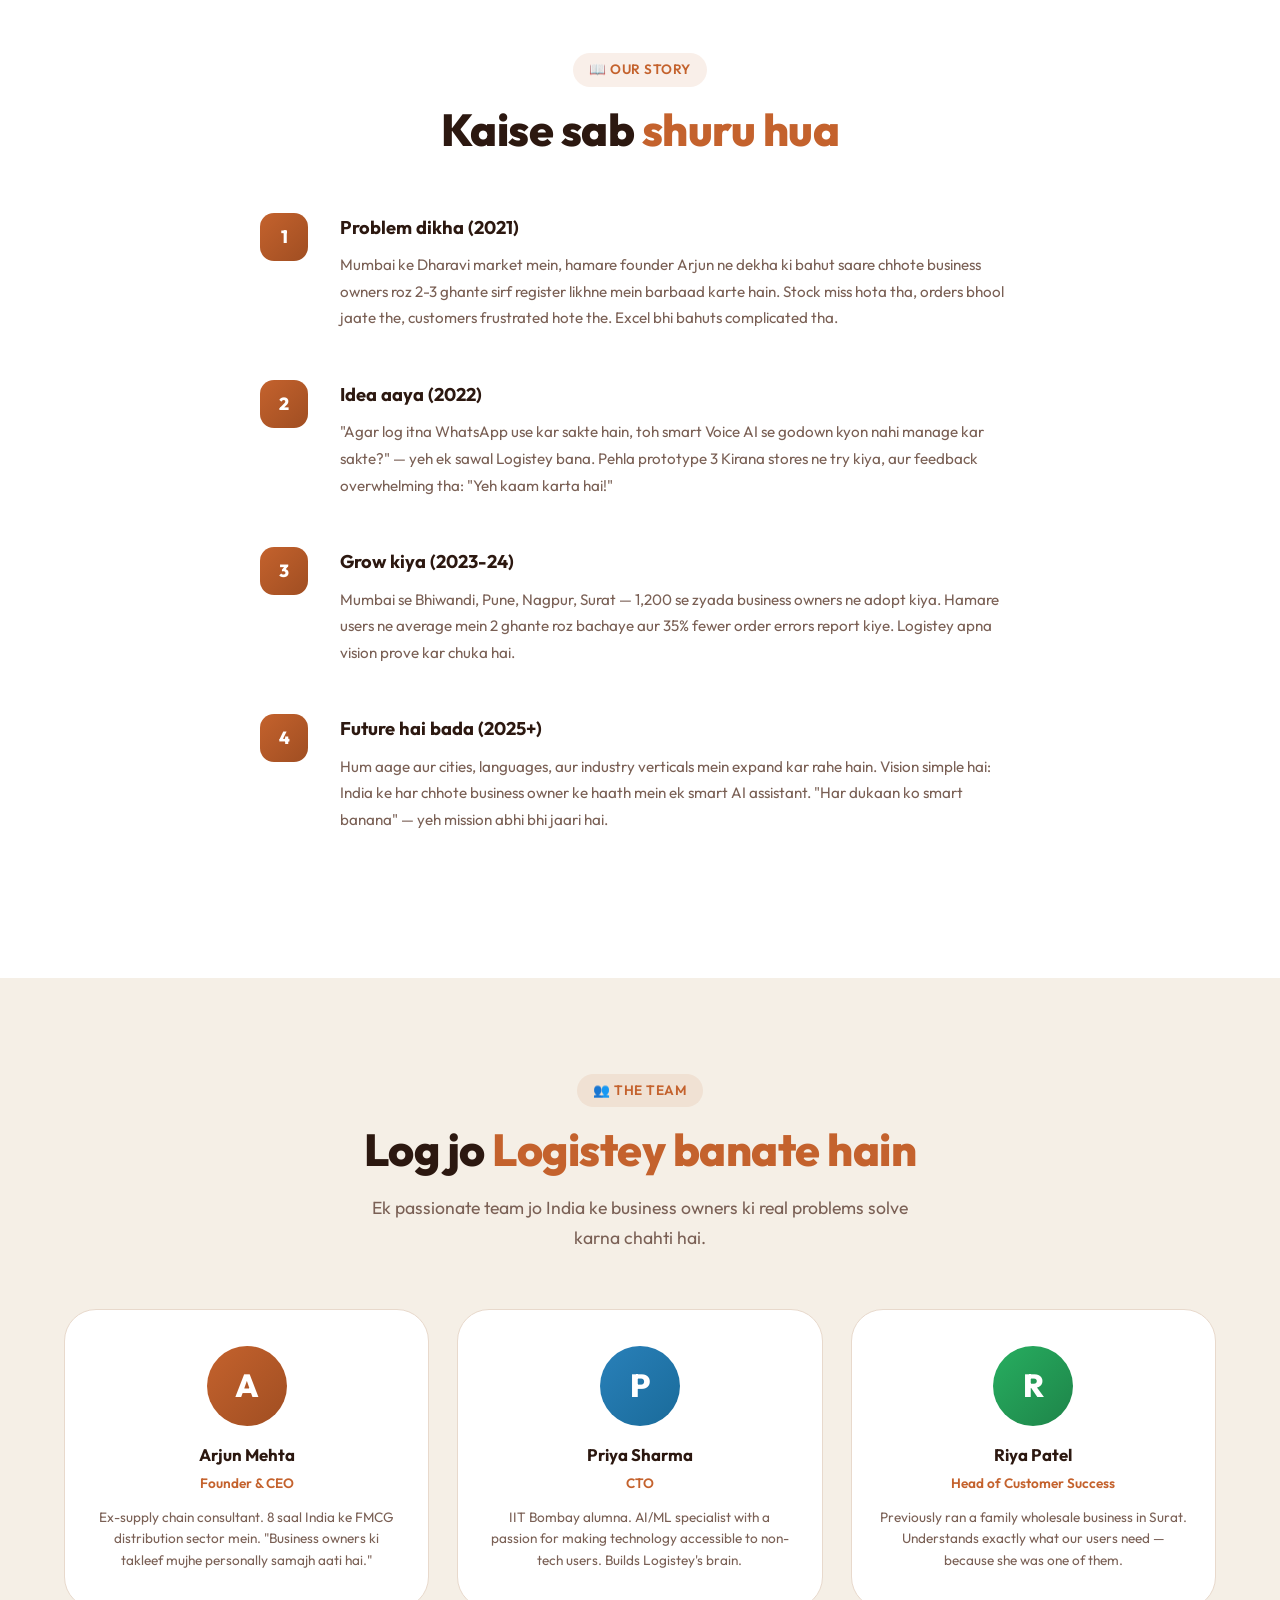
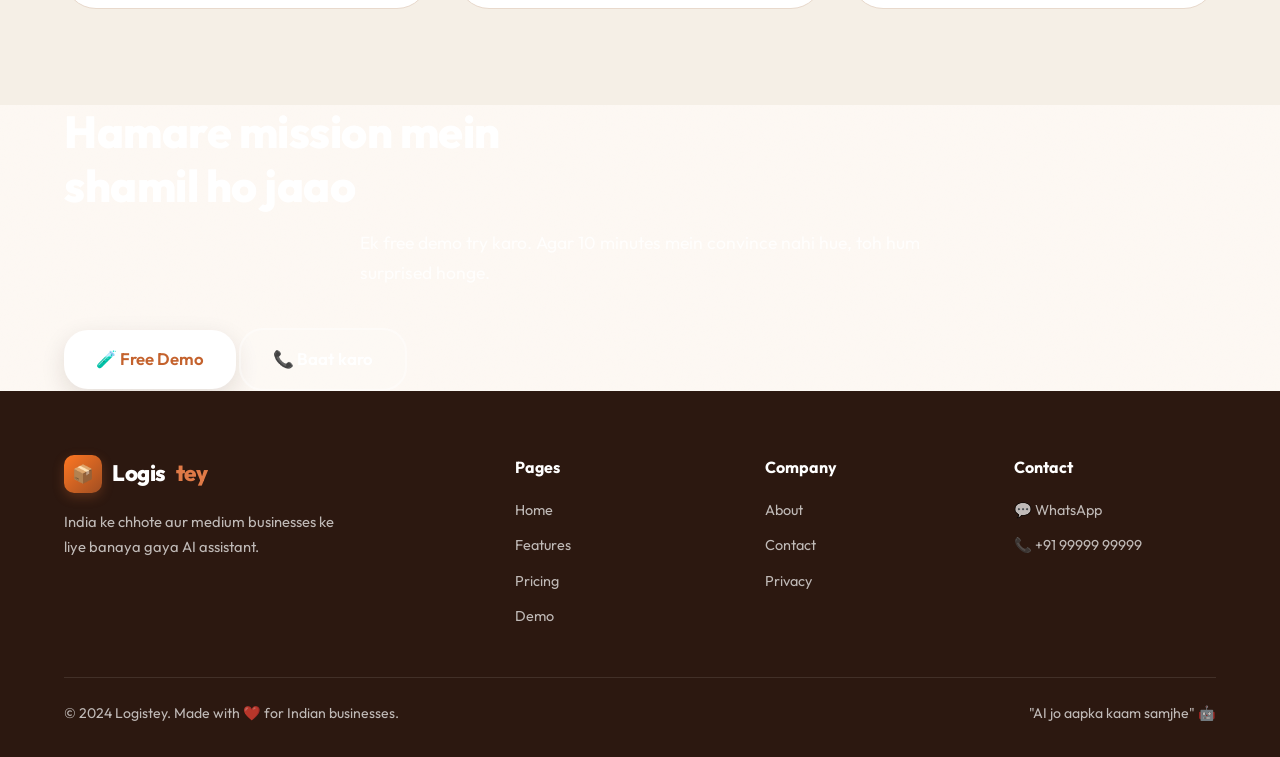
<file: about.html>
<!DOCTYPE html>
<html lang="en">

<head>
  <meta charset="UTF-8" />
  <meta name="viewport" content="width=device-width, initial-scale=1.0" />
  <title>About — Logistey | India ke chhote business ke liye banaya gaya</title>
  <meta name="description"
    content="Logistey ki story — India ke chhote business ke liye ek simple, affordable aur powerful AI tool jo language barriers ko tod ke technology sabke paas laata hai." />
  <link rel="stylesheet" href="style.css" />
  <link rel="manifest" href="manifest.json" />
  <style>
    .page-hero {
      background: linear-gradient(160deg, var(--dark) 0%, var(--dark-mid) 100%);
      padding: calc(var(--nav-height) + 80px) 0 80px;
      color: white;
      position: relative;
      overflow: hidden;
    }

    .page-hero::before {
      content: '';
      position: absolute;
      top: -150px;
      right: -150px;
      width: 500px;
      height: 500px;
      background: radial-gradient(circle, rgba(196, 98, 45, 0.18) 0%, transparent 70%);
    }

    .page-hero-inner {
      display: grid;
      grid-template-columns: 1fr 1fr;
      gap: 80px;
      align-items: center;
    }

    .page-hero .section-title {
      color: white;
    }

    .page-hero .section-subtitle {
      color: rgba(255, 255, 255, 0.65);
    }

    /* Mission */
    .mission-section {
      background: var(--cream);
      padding: 96px 0;
    }

    .mission-inner {
      display: grid;
      grid-template-columns: 1fr 1fr;
      gap: 80px;
      align-items: center;
    }

    .big-quote {
      font-size: clamp(1.5rem, 3vw, 2rem);
      font-weight: 800;
      color: var(--dark);
      line-height: 1.4;
      letter-spacing: -0.5px;
    }

    .big-quote span {
      color: var(--primary);
    }

    .mission-text {
      font-size: 1rem;
      color: var(--text-muted);
      line-height: 1.8;
      margin-top: 20px;
    }

    .values-grid {
      display: grid;
      grid-template-columns: 1fr 1fr;
      gap: 20px;
    }

    .value-card {
      background: white;
      border-radius: var(--radius-md);
      padding: 28px;
      border: 1px solid var(--border);
      transition: var(--transition);
    }

    .value-card:hover {
      transform: translateY(-3px);
      box-shadow: var(--shadow-md);
    }

    .value-icon {
      font-size: 2rem;
      margin-bottom: 12px;
    }

    .value-card h3 {
      font-size: 1rem;
      font-weight: 700;
      color: var(--dark);
      margin-bottom: 8px;
    }

    .value-card p {
      font-size: 0.88rem;
      color: var(--text-muted);
      line-height: 1.6;
    }

    /* Story */
    .story-section {
      background: white;
      padding: 96px 0;
    }

    .story-content {
      max-width: 760px;
      margin: 0 auto;
    }

    .story-block {
      display: flex;
      gap: 32px;
      margin-bottom: 48px;
    }

    .story-num {
      width: 48px;
      height: 48px;
      background: linear-gradient(135deg, var(--primary), var(--primary-dark));
      border-radius: 14px;
      display: flex;
      align-items: center;
      justify-content: center;
      color: white;
      font-weight: 800;
      font-size: 1.1rem;
      flex-shrink: 0;
    }

    .story-block h3 {
      font-size: 1.15rem;
      font-weight: 700;
      color: var(--dark);
      margin-bottom: 10px;
    }

    .story-block p {
      font-size: 0.95rem;
      color: var(--text-muted);
      line-height: 1.75;
    }

    /* Team */
    .team-section {
      background: var(--secondary);
      padding: 96px 0;
    }

    .team-grid {
      display: grid;
      grid-template-columns: repeat(3, 1fr);
      gap: 28px;
      margin-top: 56px;
    }

    .team-card {
      background: white;
      border-radius: var(--radius-xl);
      padding: 36px 28px;
      text-align: center;
      border: 1px solid var(--border);
      transition: var(--transition);
    }

    .team-card:hover {
      transform: translateY(-4px);
      box-shadow: var(--shadow-md);
    }

    .team-avatar {
      width: 80px;
      height: 80px;
      border-radius: 50%;
      display: flex;
      align-items: center;
      justify-content: center;
      font-size: 2rem;
      font-weight: 800;
      margin: 0 auto 16px;
      color: white;
    }

    .team-card h3 {
      font-size: 1.05rem;
      font-weight: 700;
      color: var(--dark);
      margin-bottom: 4px;
    }

    .team-card .role {
      font-size: 0.85rem;
      color: var(--primary);
      font-weight: 600;
      margin-bottom: 12px;
    }

    .team-card p {
      font-size: 0.85rem;
      color: var(--text-muted);
      line-height: 1.6;
    }

    /* Impact numbers */
    .impact-section {
      background: linear-gradient(135deg, var(--primary) 0%, var(--primary-dark) 100%);
      padding: 80px 0;
      text-align: center;
      color: white;
    }

    .impact-grid {
      display: grid;
      grid-template-columns: repeat(4, 1fr);
      gap: 48px;
    }

    .impact-item .num {
      font-size: 3rem;
      font-weight: 900;
      color: white;
      line-height: 1;
      margin-bottom: 8px;
    }

    .impact-item .label {
      font-size: 0.9rem;
      color: rgba(255, 255, 255, 0.75);
    }

    @media (max-width: 1024px) {

      .page-hero-inner,
      .mission-inner {
        grid-template-columns: 1fr;
        gap: 40px;
      }

      .impact-grid {
        grid-template-columns: repeat(2, 1fr);
      }
    }

    @media (max-width: 768px) {
      .values-grid {
        grid-template-columns: 1fr;
      }

      .team-grid {
        grid-template-columns: 1fr;
      }

      .story-block {
        flex-direction: column;
        gap: 16px;
      }
    }
  </style>
</head>

<body>

  <nav class="navbar" id="navbar">
    <div class="nav-inner">
      <a href="/" class="nav-logo">
        <div class="logo-icon">📦</div>Logis<span>tey</span>
      </a>
      <ul class="nav-links">
        <li><a href="/">Home</a></li>
        <li><a href="/features">Features</a></li>
        <li><a href="/pricing">Pricing</a></li>
        <li><a href="/about" class="active">About</a></li>
        <li><a href="/contact">Contact</a></li>
        <li><a href="/dashboard">Demo</a></li>
      </ul>
      <div class="nav-cta">
        <a href="/dashboard" class="btn btn-secondary btn-sm">Try Demo</a>
        <a href="/pricing" class="btn btn-primary btn-sm">Start Free</a>
      </div>
      <button class="hamburger" id="hamburger"><span></span><span></span><span></span></button>
    </div>
  </nav>
  <div class="mobile-menu" id="mobileMenu">
    <a href="/">Home</a><a href="/features">Features</a><a href="/pricing">Pricing</a>
    <a href="/about">About</a><a href="/contact">Contact</a><a href="/dashboard">🧪 Try Demo</a>
  </div>

  <!-- HERO -->
  <section class="page-hero grain-bg">
    <div class="container" style="position:relative;z-index:1">
      <div class="page-hero-inner">
        <div>
          <span class="section-label fade-up" style="background:rgba(196,98,45,0.2);color:var(--primary-light)">👥 About
            Us</span>
          <h1 class="section-title fade-up delay-1" style="color:white;margin-top:16px">India ke chhote business ke
            liye<br /><span style="color:var(--primary-light)">banaya gaya</span></h1>
          <p class="section-subtitle fade-up delay-2" style="max-width:480px">Complex ERP nahi chahiye — sirf ek simple
            chat tool jo samjhe. Logistey woh technology hai jo har dukaan deserve karti hai.</p>
          <div style="margin-top:36px;display:flex;gap:16px;flex-wrap:wrap" class="fade-up delay-3">
            <a href="/dashboard" class="btn btn-primary btn-lg">Try Demo</a>
            <a href="/contact" class="btn btn-lg"
              style="background:rgba(255,255,255,0.1);color:white;border:2px solid rgba(255,255,255,0.25)">📞 Baat
              karo</a>
          </div>
        </div>

        <div class="fade-up delay-2" style="display:flex;flex-direction:column;gap:16px">
          <div
            style="background:rgba(255,255,255,0.07);border:1px solid rgba(255,255,255,0.12);border-radius:var(--radius-xl);padding:28px;backdrop-filter:blur(10px)">
            <div style="font-size:3rem;margin-bottom:8px">🇮🇳</div>
            <div style="color:white;font-size:1.3rem;font-weight:800;margin-bottom:8px">"Har dukaan ko smart banana"
            </div>
            <div style="color:rgba(255,255,255,0.6);font-size:0.9rem;line-height:1.7">India mein 6 crore se zyada chhote
              businesses hain. Inme se zyaadatar aaj bhi register aur Excel use karte hain. Logistey yeh badalna chahta
              hai.</div>
          </div>

          <div style="display:grid;grid-template-columns:1fr 1fr;gap:12px">
            <div
              style="background:rgba(255,255,255,0.07);border:1px solid rgba(255,255,255,0.1);border-radius:var(--radius-md);padding:20px;text-align:center">
              <div style="font-size:1.8rem;font-weight:900;color:white">2022</div>
              <div style="font-size:0.8rem;color:rgba(255,255,255,0.6)">Founded</div>
            </div>
            <div
              style="background:rgba(255,255,255,0.07);border:1px solid rgba(255,255,255,0.1);border-radius:var(--radius-md);padding:20px;text-align:center">
              <div style="font-size:1.8rem;font-weight:900;color:white">1,200+</div>
              <div style="font-size:0.8rem;color:rgba(255,255,255,0.6)">Businesses</div>
            </div>
          </div>
        </div>
      </div>
    </div>
  </section>

  <!-- MISSION -->
  <section class="mission-section">
    <div class="container">
      <div class="mission-inner">
        <div class="fade-up">
          <span class="section-label">🎯 Our Mission</span>
          <div class="big-quote">
            "Technology sabke liye honi chahiye —<br /><span>sirf tech-savvy logo ke liye nahi"</span>
          </div>
          <p class="mission-text">
            Logistey ka janam Mumbai ke ek Kirana store mein hua — jab hamare founder ne dekha ki ek smart wholesale
            businessman roz 3 ghante sirf stock likhne mein barbaad karta tha.
            <br /><br />
            Humara belief hai ki India ke 6 crore chhote business owners complex software nahi, balance aur dost chahiye
            — jo unki zubaan mein baat kare aur unka kaam kare.
          </p>
        </div>

        <div class="values-grid fade-up delay-2">
          <div class="value-card">
            <div class="value-icon">🤝</div>
            <h3>Trust First</h3>
            <p>Aapka data hamesha safe. Koi unnecessary data collection nahi. Transparency sab mein.</p>
          </div>
          <div class="value-card">
            <div class="value-icon">🗣️</div>
            <h3>Aapki Zubaan</h3>
            <p>Hindi, Hinglish, English — Logistey woh bolata hai jo aap samajhte ho.</p>
          </div>
          <div class="value-card">
            <div class="value-icon">💡</div>
            <h3>Simple by Design</h3>
            <p>Koi feature tabhi add hota hai jab woh actually kaam aata hai. No bloat.</p>
          </div>
          <div class="value-card">
            <div class="value-icon">🇮🇳</div>
            <h3>Made for India</h3>
            <p>GST, UPI, Indian products, Indian business context — sab kuch India pehle.</p>
          </div>
        </div>
      </div>
    </div>
  </section>

  <!-- IMPACT NUMBERS -->
  <section class="impact-section grain-bg">
    <div class="container" style="position:relative;z-index:1">
      <div class="impact-grid">
        <div class="impact-item fade-up">
          <div class="num">1,200+</div>
          <div class="label">Active businesses</div>
        </div>
        <div class="impact-item fade-up delay-1">
          <div class="num">4.2L+</div>
          <div class="label">Orders processed</div>
        </div>
        <div class="impact-item fade-up delay-2">
          <div class="num">98%</div>
          <div class="label">Customer satisfaction</div>
        </div>
        <div class="impact-item fade-up delay-3">
          <div class="num">2 hrs</div>
          <div class="label">Saved per day / owner</div>
        </div>
      </div>
    </div>
  </section>

  <!-- STORY -->
  <section class="story-section">
    <div class="container">
      <div class="text-center" style="margin-bottom:56px">
        <span class="section-label fade-up">📖 Our Story</span>
        <h2 class="section-title fade-up delay-1">Kaise sab <span class="highlight">shuru hua</span></h2>
      </div>

      <div class="story-content">
        <div class="story-block fade-up">
          <div class="story-num">1</div>
          <div>
            <h3>Problem dikha (2021)</h3>
            <p>Mumbai ke Dharavi market mein, hamare founder Arjun ne dekha ki bahut saare chhote business owners roz
              2-3 ghante sirf register likhne mein barbaad karte hain. Stock miss hota tha, orders bhool jaate the,
              customers frustrated hote the. Excel bhi bahuts complicated tha.</p>
          </div>
        </div>

        <div class="story-block fade-up delay-1">
          <div class="story-num">2</div>
          <div>
            <h3>Idea aaya (2022)</h3>
            <p>"Agar log itna WhatsApp use kar sakte hain, toh smart Voice AI se godown kyon nahi manage kar sakte?" —
              yeh ek sawal Logistey bana. Pehla prototype 3 Kirana stores ne try kiya, aur feedback overwhelming tha:
              "Yeh kaam karta hai!"</p>
          </div>
        </div>

        <div class="story-block fade-up delay-2">
          <div class="story-num">3</div>
          <div>
            <h3>Grow kiya (2023-24)</h3>
            <p>Mumbai se Bhiwandi, Pune, Nagpur, Surat — 1,200 se zyada business owners ne adopt kiya. Hamare users ne
              average mein 2 ghante roz bachaye aur 35% fewer order errors report kiye. Logistey apna vision prove kar
              chuka hai.</p>
          </div>
        </div>

        <div class="story-block fade-up delay-3">
          <div class="story-num">4</div>
          <div>
            <h3>Future hai bada (2025+)</h3>
            <p>Hum aage aur cities, languages, aur industry verticals mein expand kar rahe hain. Vision simple hai:
              India ke har chhote business owner ke haath mein ek smart AI assistant. "Har dukaan ko smart banana" — yeh
              mission abhi bhi jaari hai.</p>
          </div>
        </div>
      </div>
    </div>
  </section>

  <!-- TEAM -->
  <section class="team-section">
    <div class="container">
      <div class="text-center">
        <span class="section-label fade-up">👥 The Team</span>
        <h2 class="section-title fade-up delay-1">Log jo <span class="highlight">Logistey banate hain</span></h2>
        <p class="section-subtitle fade-up delay-2">Ek passionate team jo India ke business owners ki real problems
          solve karna chahti hai.</p>
      </div>

      <div class="team-grid">
        <div class="team-card fade-up">
          <div class="team-avatar" style="background:linear-gradient(135deg,var(--primary),var(--primary-dark))">A</div>
          <h3>Arjun Mehta</h3>
          <div class="role">Founder & CEO</div>
          <p>Ex-supply chain consultant. 8 saal India ke FMCG distribution sector mein. "Business owners ki takleef
            mujhe personally samajh aati hai."</p>
        </div>
        <div class="team-card fade-up delay-1">
          <div class="team-avatar" style="background:linear-gradient(135deg,#2980B9,#1A6B9A)">P</div>
          <h3>Priya Sharma</h3>
          <div class="role">CTO</div>
          <p>IIT Bombay alumna. AI/ML specialist with a passion for making technology accessible to non-tech users.
            Builds Logistey's brain.</p>
        </div>
        <div class="team-card fade-up delay-2">
          <div class="team-avatar" style="background:linear-gradient(135deg,#27AE60,#1E8449)">R</div>
          <h3>Riya Patel</h3>
          <div class="role">Head of Customer Success</div>
          <p>Previously ran a family wholesale business in Surat. Understands exactly what our users need — because she
            was one of them.</p>
        </div>
      </div>
    </div>
  </section>

  <!-- CTA -->
  <section class="cta-section grain-bg">
    <div class="container" style="position:relative;z-index:1">
      <h2 class="section-title fade-up" style="color:white">Hamare mission mein<br />shamil ho jaao</h2>
      <p class="section-subtitle fade-up delay-1" style="color:rgba(255,255,255,0.8);margin:0 auto 40px">Ek free demo
        try karo. Agar 10 minutes mein convince nahi hue, toh hum surprised honge.</p>
      <div class="cta-buttons fade-up delay-2">
        <a href="/dashboard" class="btn btn-white btn-lg">🧪 Free Demo</a>
        <a href="/contact" class="btn btn-lg"
          style="background:rgba(255,255,255,0.15);color:white;border:2px solid rgba(255,255,255,0.35)">📞 Baat karo</a>
      </div>
    </div>
  </section>

  <footer>
    <div class="container">
      <div class="footer-grid">
        <div class="footer-brand">
          <div class="nav-logo">
            <div class="logo-icon">📦</div>Logis<span style="color:var(--primary-light)">tey</span>
          </div>
          <p>India ke chhote aur medium businesses ke liye banaya gaya AI assistant.</p>
        </div>
        <div class="footer-col">
          <h4>Pages</h4>
          <ul>
            <li><a href="/">Home</a></li>
            <li><a href="/features">Features</a></li>
            <li><a href="/pricing">Pricing</a></li>
            <li><a href="/dashboard">Demo</a></li>
          </ul>
        </div>
        <div class="footer-col">
          <h4>Company</h4>
          <ul>
            <li><a href="/about">About</a></li>
            <li><a href="/contact">Contact</a></li>
            <li><a href="#">Privacy</a></li>
          </ul>
        </div>
        <div class="footer-col">
          <h4>Contact</h4>
          <ul>
            <li><a href="https://wa.me/919999999999">💬 WhatsApp</a></li>
            <li><a href="tel:+919999999999">📞 +91 99999 99999</a></li>
          </ul>
        </div>
      </div>
      <div class="footer-bottom">
        <span>© 2024 Logistey. Made with ❤️ for Indian businesses.</span>
        <span>"AI jo aapka kaam samjhe" 🤖</span>
      </div>
    </div>
  </footer>

  <script>
    const navbar = document.getElementById('navbar');
    window.addEventListener('scroll', () => navbar.classList.toggle('scrolled', window.scrollY > 20));
    document.getElementById('hamburger').addEventListener('click', () => document.getElementById('mobileMenu').classList.toggle('open'));
    const observer = new IntersectionObserver(entries => entries.forEach(e => { if (e.isIntersecting) e.target.classList.add('visible'); }), { threshold: 0.12 });
    document.querySelectorAll('.fade-up').forEach(el => observer.observe(el));
  </script>

  <script>
    if ('serviceWorker' in navigator) {
      window.addEventListener('load', () => {
        navigator.serviceWorker.register('./sw.js')
          .then(reg => console.log('Service Worker registered', reg))
          .catch(err => console.error('Service Worker registration failed', err));
      });
    }
  </script>
  <script src="cursor.js"></script>
</body>

</html>
</file>
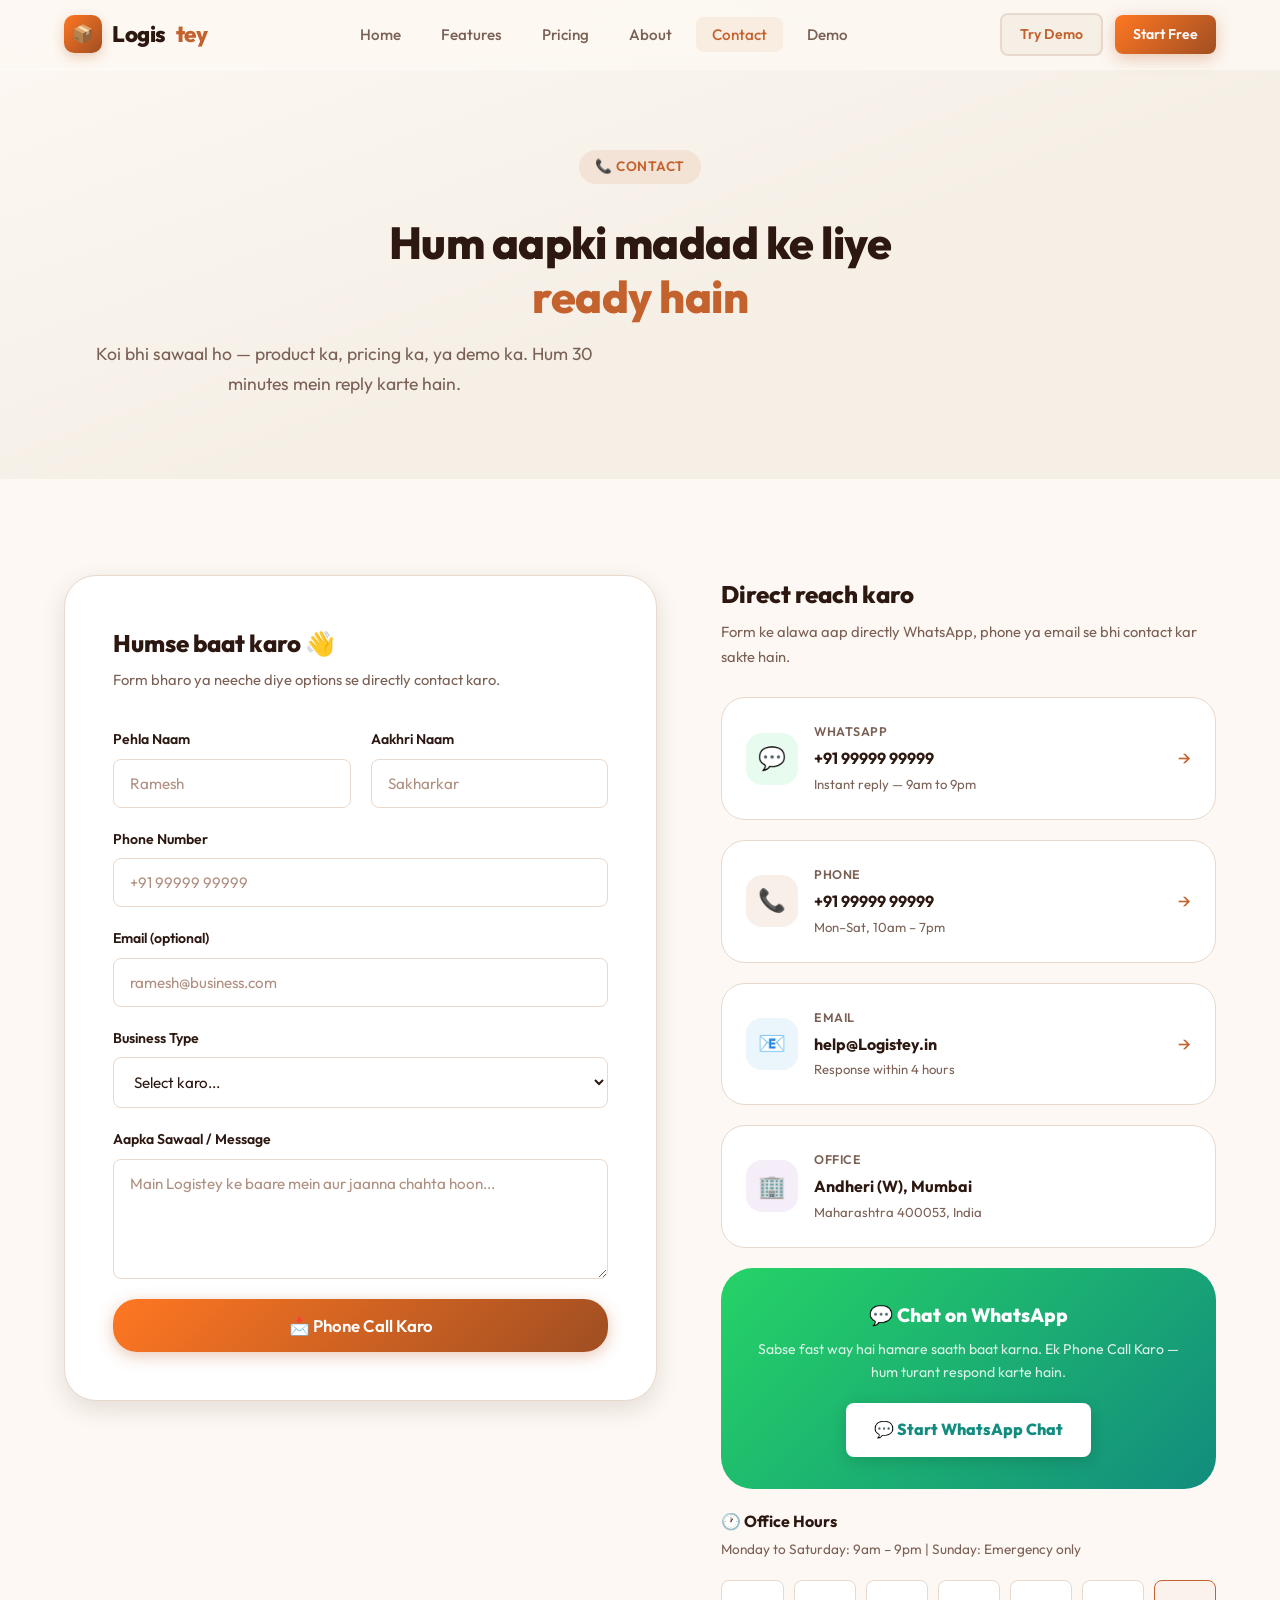
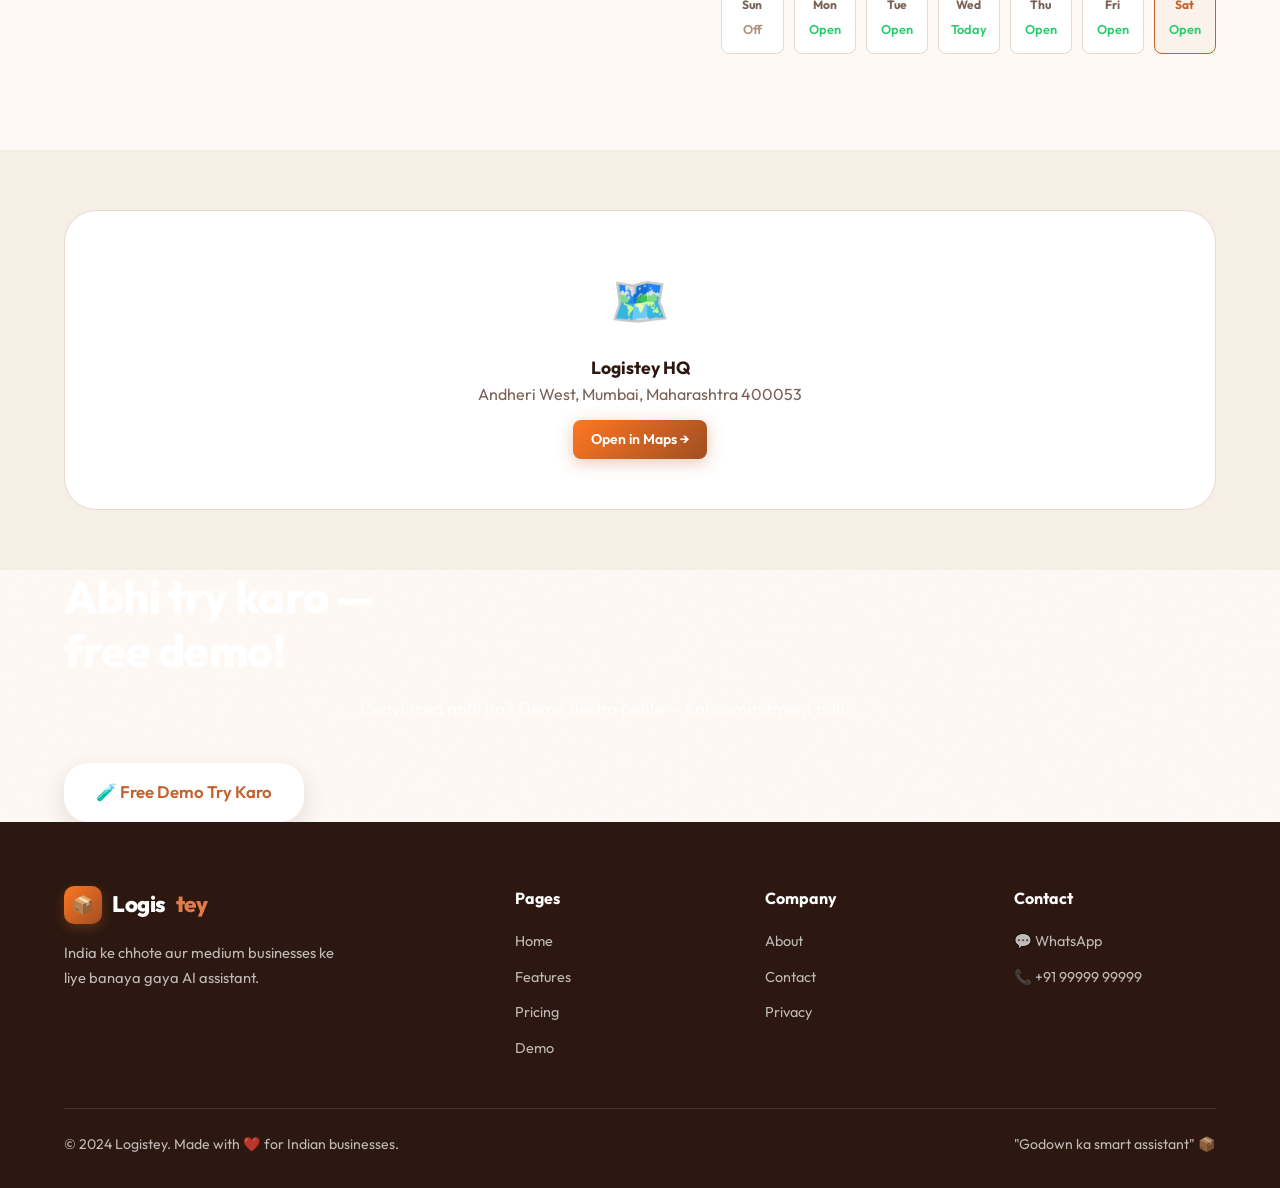
<file: contact.html>
<!DOCTYPE html>
<html lang="en">

<head>
  <meta charset="UTF-8" />
  <meta name="viewport" content="width=device-width, initial-scale=1.0" />
  <title>Contact — Logistey | Hum aapki madad ke liye ready hain</title>
  <meta name="description"
    content="Logistey se contact karo — WhatsApp, phone, ya form. Hum aapki madad ke liye hamesha ready hain." />
  <link rel="stylesheet" href="style.css" />
  <link rel="manifest" href="manifest.json" />
  <style>
    .page-hero {
      background: linear-gradient(160deg, var(--cream) 0%, var(--secondary) 60%);
      padding: calc(var(--nav-height) + 80px) 0 80px;
      text-align: center;
    }

    .contact-section {
      padding: 96px 0;
    }

    .contact-layout {
      display: grid;
      grid-template-columns: 1.2fr 1fr;
      gap: 64px;
      align-items: flex-start;
    }

    /* Form */
    .contact-form-wrap {
      background: white;
      border-radius: var(--radius-xl);
      padding: 48px;
      box-shadow: var(--shadow-md);
      border: 1px solid var(--border);
    }

    .form-title {
      font-size: 1.5rem;
      font-weight: 800;
      color: var(--dark);
      margin-bottom: 6px;
    }

    .form-subtitle {
      font-size: 0.92rem;
      color: var(--text-muted);
      margin-bottom: 36px;
    }

    .form-row {
      display: grid;
      grid-template-columns: 1fr 1fr;
      gap: 20px;
    }

    .form-group {
      display: flex;
      flex-direction: column;
      gap: 8px;
      margin-bottom: 20px;
    }

    .form-group label {
      font-size: 0.88rem;
      font-weight: 600;
      color: var(--dark);
    }

    .form-group input,
    .form-group select,
    .form-group textarea {
      border: 1.5px solid var(--border);
      border-radius: var(--radius-sm);
      padding: 14px 16px;
      font-family: 'Outfit', sans-serif;
      font-size: 0.95rem;
      color: var(--text-main);
      background: white;
      outline: none;
      transition: var(--transition);
      width: 100%;
    }

    .form-group input:focus,
    .form-group select:focus,
    .form-group textarea:focus {
      border-color: var(--primary);
      box-shadow: 0 0 0 4px rgba(196, 98, 45, 0.1);
    }

    .form-group textarea {
      resize: vertical;
      min-height: 120px;
    }

    .form-group input::placeholder,
    .form-group textarea::placeholder {
      color: var(--text-light);
    }

    .form-success {
      display: none;
      background: rgba(46, 204, 113, 0.1);
      border: 1px solid rgba(46, 204, 113, 0.3);
      border-radius: var(--radius-md);
      padding: 20px;
      text-align: center;
      color: #1a9450;
      font-weight: 600;
      margin-top: 20px;
    }

    /* Contact info cards */
    .contact-info {
      display: flex;
      flex-direction: column;
      gap: 20px;
    }

    .contact-info-header {
      margin-bottom: 8px;
    }

    .contact-info-header h2 {
      font-size: 1.5rem;
      font-weight: 800;
      color: var(--dark);
      margin-bottom: 6px;
    }

    .contact-info-header p {
      font-size: 0.92rem;
      color: var(--text-muted);
      line-height: 1.7;
    }

    .contact-card {
      background: white;
      border-radius: var(--radius-lg);
      padding: 24px;
      border: 1px solid var(--border);
      display: flex;
      gap: 16px;
      align-items: center;
      transition: var(--transition);
      text-decoration: none;
      color: inherit;
    }

    .contact-card:hover {
      transform: translateY(-2px);
      box-shadow: var(--shadow-md);
      border-color: var(--primary);
    }

    .contact-card-icon {
      width: 52px;
      height: 52px;
      border-radius: var(--radius-md);
      display: flex;
      align-items: center;
      justify-content: center;
      font-size: 1.4rem;
      flex-shrink: 0;
    }

    .contact-card.whatsapp .contact-card-icon {
      background: rgba(37, 211, 102, 0.1);
    }

    .contact-card.phone .contact-card-icon {
      background: rgba(196, 98, 45, 0.1);
    }

    .contact-card.email .contact-card-icon {
      background: rgba(52, 152, 219, 0.1);
    }

    .contact-card.office .contact-card-icon {
      background: rgba(155, 89, 182, 0.1);
    }

    .contact-card-info .type {
      font-size: 0.78rem;
      font-weight: 600;
      color: var(--text-muted);
      text-transform: uppercase;
      letter-spacing: 0.5px;
      margin-bottom: 4px;
    }

    .contact-card-info .value {
      font-weight: 700;
      color: var(--dark);
      font-size: 1rem;
    }

    .contact-card-info .sub {
      font-size: 0.82rem;
      color: var(--text-muted);
      margin-top: 2px;
    }

    /* WhatsApp CTA */
    .wa-cta {
      background: linear-gradient(135deg, #25D366, #128C7E);
      border-radius: var(--radius-xl);
      padding: 32px;
      color: white;
      text-align: center;
    }

    .wa-cta h3 {
      font-size: 1.2rem;
      font-weight: 800;
      margin-bottom: 8px;
    }

    .wa-cta p {
      font-size: 0.88rem;
      opacity: 0.85;
      margin-bottom: 20px;
      line-height: 1.6;
    }

    .btn-whatsapp {
      background: white;
      color: #128C7E;
      font-weight: 800;
      display: inline-flex;
      align-items: center;
      gap: 8px;
      padding: 14px 28px;
      border-radius: var(--radius-sm);
      font-family: 'Outfit', sans-serif;
      font-size: 1rem;
      box-shadow: 0 4px 16px rgba(0, 0, 0, 0.15);
      transition: var(--transition);
      text-decoration: none;
    }

    .btn-whatsapp:hover {
      transform: translateY(-2px);
      box-shadow: 0 8px 24px rgba(0, 0, 0, 0.2);
    }

    /* Map placeholder */
    .map-section {
      background: var(--secondary);
      padding: 60px 0;
    }

    .map-placeholder {
      background: white;
      border-radius: var(--radius-xl);
      height: 300px;
      display: flex;
      align-items: center;
      justify-content: center;
      border: 1px solid var(--border);
      gap: 16px;
      flex-direction: column;
      color: var(--text-muted);
    }

    /* Office hours */
    .hours-grid {
      display: grid;
      grid-template-columns: repeat(7, 1fr);
      gap: 10px;
      margin-top: 20px;
    }

    .day-card {
      background: white;
      border-radius: var(--radius-sm);
      padding: 14px 8px;
      text-align: center;
      border: 1px solid var(--border);
    }

    .day-card .day {
      font-size: 0.75rem;
      font-weight: 700;
      color: var(--text-muted);
      margin-bottom: 4px;
    }

    .day-card .status {
      font-size: 0.8rem;
      font-weight: 600;
    }

    .day-card.open .status {
      color: var(--success);
    }

    .day-card.closed .status {
      color: var(--text-light);
    }

    .day-card.today {
      border-color: var(--primary);
      background: rgba(196, 98, 45, 0.04);
    }

    .day-card.today .day {
      color: var(--primary);
    }

    @media (max-width: 1024px) {
      .contact-layout {
        grid-template-columns: 1fr;
      }
    }

    @media (max-width: 768px) {
      .form-row {
        grid-template-columns: 1fr;
      }

      .contact-form-wrap {
        padding: 28px;
      }

      .hours-grid {
        grid-template-columns: repeat(4, 1fr);
      }
    }
  </style>
</head>

<body>

  <nav class="navbar" id="navbar">
    <div class="nav-inner">
      <a href="/" class="nav-logo">
        <div class="logo-icon">📦</div>Logis<span>tey</span>
      </a>
      <ul class="nav-links">
        <li><a href="/">Home</a></li>
        <li><a href="/features">Features</a></li>
        <li><a href="/pricing">Pricing</a></li>
        <li><a href="/about">About</a></li>
        <li><a href="/contact" class="active">Contact</a></li>
        <li><a href="/dashboard">Demo</a></li>
      </ul>
      <div class="nav-cta">
        <a href="/dashboard" class="btn btn-secondary btn-sm">Try Demo</a>
        <a href="/pricing" class="btn btn-primary btn-sm">Start Free</a>
      </div>
      <button class="hamburger" id="hamburger"><span></span><span></span><span></span></button>
    </div>
  </nav>
  <div class="mobile-menu" id="mobileMenu">
    <a href="/">Home</a><a href="/features">Features</a><a href="/pricing">Pricing</a>
    <a href="/about">About</a><a href="/contact">Contact</a><a href="/dashboard">🧪 Try Demo</a>
  </div>

  <!-- HERO -->
  <section class="page-hero">
    <div class="container">
      <span class="section-label fade-up">📞 Contact</span>
      <h1 class="section-title fade-up delay-1" style="margin-top:16px">Hum aapki madad ke liye<br /><span
          class="highlight">ready hain</span></h1>
      <p class="section-subtitle fade-up delay-2">Koi bhi sawaal ho — product ka, pricing ka, ya demo ka. Hum 30 minutes
        mein reply karte hain.</p>
    </div>
  </section>

  <!-- CONTACT SECTION -->
  <section class="contact-section">
    <div class="container">
      <div class="contact-layout">

        <!-- FORM -->
        <div class="fade-up">
          <div class="contact-form-wrap">
            <div class="form-title">Humse baat karo 👋</div>
            <div class="form-subtitle">Form bharo ya neeche diye options se directly contact karo.</div>

            <form id="contactForm" onsubmit="handleSubmit(event)">
              <div class="form-row">
                <div class="form-group">
                  <label for="firstName">Pehla Naam</label>
                  <input type="text" id="firstName" placeholder="Ramesh" required />
                </div>
                <div class="form-group">
                  <label for="lastName">Aakhri Naam</label>
                  <input type="text" id="lastName" placeholder="Sakharkar" />
                </div>
              </div>

              <div class="form-group">
                <label for="phone">Phone Number</label>
                <input type="tel" id="phone" placeholder="+91 99999 99999" required />
              </div>

              <div class="form-group">
                <label for="email">Email (optional)</label>
                <input type="email" id="email" placeholder="ramesh@business.com" />
              </div>

              <div class="form-group">
                <label for="businessType">Business Type</label>
                <select id="businessType">
                  <option value="">Select karo...</option>
                  <option>Kirana Store</option>
                  <option>Wholesale / Distributor</option>
                  <option>FMCG Retailer</option>
                  <option>Grocery / Ration Shop</option>
                  <option>Other</option>
                </select>
              </div>

              <div class="form-group">
                <label for="message">Aapka Sawaal / Message</label>
                <textarea id="message" placeholder="Main Logistey ke baare mein aur jaanna chahta hoon..."></textarea>
              </div>

              <button type="submit" class="btn btn-primary btn-lg" style="width:100%;justify-content:center"
                id="submitBtn">
                📩 Phone Call Karo
              </button>
            </form>

            <div class="form-success" id="formSuccess">
              ✅ Message mila! Hum 30 minutes mein aapko WhatsApp ya phone pe contact karenge. 🙏
            </div>
          </div>
        </div>

        <!-- CONTACT INFO -->
        <div class="contact-info fade-up delay-2">
          <div class="contact-info-header">
            <h2>Direct reach karo</h2>
            <p>Form ke alawa aap directly WhatsApp, phone ya email se bhi contact kar sakte hain.</p>
          </div>

          <a href="https://wa.me/919999999999?text=Namaste! Main Logistey ke baare mein jaanna chahta hoon."
            class="contact-card whatsapp" target="_blank">
            <div class="contact-card-icon">💬</div>
            <div class="contact-card-info">
              <div class="type">WhatsApp</div>
              <div class="value">+91 99999 99999</div>
              <div class="sub">Instant reply — 9am to 9pm</div>
            </div>
            <div style="margin-left:auto;color:var(--primary);font-size:1.2rem">→</div>
          </a>

          <a href="tel:+919999999999" class="contact-card phone">
            <div class="contact-card-icon">📞</div>
            <div class="contact-card-info">
              <div class="type">Phone</div>
              <div class="value">+91 99999 99999</div>
              <div class="sub">Mon–Sat, 10am – 7pm</div>
            </div>
            <div style="margin-left:auto;color:var(--primary);font-size:1.2rem">→</div>
          </a>

          <a href="mailto:help@Logistey.in" class="contact-card email">
            <div class="contact-card-icon">📧</div>
            <div class="contact-card-info">
              <div class="type">Email</div>
              <div class="value">help@Logistey.in</div>
              <div class="sub">Response within 4 hours</div>
            </div>
            <div style="margin-left:auto;color:var(--primary);font-size:1.2rem">→</div>
          </a>

          <div class="contact-card office" style="cursor:default">
            <div class="contact-card-icon">🏢</div>
            <div class="contact-card-info">
              <div class="type">Office</div>
              <div class="value">Andheri (W), Mumbai</div>
              <div class="sub">Maharashtra 400053, India</div>
            </div>
          </div>

          <!-- WhatsApp CTA -->
          <div class="wa-cta">
            <h3>💬 Chat on WhatsApp</h3>
            <p>Sabse fast way hai hamare saath baat karna. Ek Phone Call Karo — hum turant respond karte hain.</p>
            <a href="https://wa.me/919999999999?text=Namaste! Main Logistey try karna chahta hoon. Demo dikhao please."
              class="btn-whatsapp" target="_blank">
              💬 Start WhatsApp Chat
            </a>
          </div>

          <!-- Office hours -->
          <div>
            <div style="font-weight:700;color:var(--dark);margin-bottom:4px">🕐 Office Hours</div>
            <div style="font-size:0.85rem;color:var(--text-muted);margin-bottom:12px">Monday to Saturday: 9am – 9pm |
              Sunday: Emergency only</div>
            <div class="hours-grid">
              <div class="day-card closed">
                <div class="day">Sun</div>
                <div class="status">Off</div>
              </div>
              <div class="day-card open">
                <div class="day">Mon</div>
                <div class="status">Open</div>
              </div>
              <div class="day-card open">
                <div class="day">Tue</div>
                <div class="status">Open</div>
              </div>
              <div class="day-card open today">
                <div class="day">Wed</div>
                <div class="status">Today</div>
              </div>
              <div class="day-card open">
                <div class="day">Thu</div>
                <div class="status">Open</div>
              </div>
              <div class="day-card open">
                <div class="day">Fri</div>
                <div class="status">Open</div>
              </div>
              <div class="day-card open">
                <div class="day">Sat</div>
                <div class="status">Open</div>
              </div>
            </div>
          </div>
        </div>
      </div>
    </div>
  </section>

  <!-- MAP -->
  <section class="map-section">
    <div class="container">
      <div class="map-placeholder">
        <div style="font-size:3rem">🗺️</div>
        <div style="text-align:center">
          <div style="font-weight:700;color:var(--dark);font-size:1.1rem">Logistey HQ</div>
          <div>Andheri West, Mumbai, Maharashtra 400053</div>
          <a href="https://maps.google.com" target="_blank" class="btn btn-primary btn-sm" style="margin-top:12px">Open
            in Maps →</a>
        </div>
      </div>
    </div>
  </section>

  <!-- CTA -->
  <section class="cta-section grain-bg">
    <div class="container" style="position:relative;z-index:1">
      <h2 class="section-title fade-up" style="color:white">Abhi try karo —<br />free demo!</h2>
      <p class="section-subtitle fade-up delay-1" style="color:rgba(255,255,255,0.8);margin:0 auto 40px">Convinced nahi
        ho? Demo dekho pehle — koi commitment nahi.</p>
      <div class="cta-buttons fade-up delay-2">
        <a href="/dashboard" class="btn btn-white btn-lg">🧪 Free Demo Try Karo</a>
      </div>
    </div>
  </section>

  <footer>
    <div class="container">
      <div class="footer-grid">
        <div class="footer-brand">
          <div class="nav-logo">
            <div class="logo-icon">📦</div>Logis<span style="color:var(--primary-light)">tey</span>
          </div>
          <p>India ke chhote aur medium businesses ke liye banaya gaya AI assistant.</p>
        </div>
        <div class="footer-col">
          <h4>Pages</h4>
          <ul>
            <li><a href="/">Home</a></li>
            <li><a href="/features">Features</a></li>
            <li><a href="/pricing">Pricing</a></li>
            <li><a href="/dashboard">Demo</a></li>
          </ul>
        </div>
        <div class="footer-col">
          <h4>Company</h4>
          <ul>
            <li><a href="/about">About</a></li>
            <li><a href="/contact">Contact</a></li>
            <li><a href="#">Privacy</a></li>
          </ul>
        </div>
        <div class="footer-col">
          <h4>Contact</h4>
          <ul>
            <li><a href="https://wa.me/919999999999">💬 WhatsApp</a></li>
            <li><a href="tel:+919999999999">📞 +91 99999 99999</a></li>
          </ul>
        </div>
      </div>
      <div class="footer-bottom">
        <span>© 2024 Logistey. Made with ❤️ for Indian businesses.</span>
        <span>"Godown ka smart assistant" 📦</span>
      </div>
    </div>
  </footer>

  <script>
    const navbar = document.getElementById('navbar');
    window.addEventListener('scroll', () => navbar.classList.toggle('scrolled', window.scrollY > 20));
    document.getElementById('hamburger').addEventListener('click', () => document.getElementById('mobileMenu').classList.toggle('open'));
    const observer = new IntersectionObserver(entries => entries.forEach(e => { if (e.isIntersecting) e.target.classList.add('visible'); }), { threshold: 0.12 });
    document.querySelectorAll('.fade-up').forEach(el => observer.observe(el));

    function handleSubmit(e) {
      e.preventDefault();
      const btn = document.getElementById('submitBtn');
      btn.textContent = '⏳ Sending...';
      btn.disabled = true;
      setTimeout(() => {
        document.getElementById('contactForm').style.display = 'none';
        document.getElementById('formSuccess').style.display = 'block';
      }, 1500);
    }

    // Mark today's day
    const days = ['Sun', 'Mon', 'Tue', 'Wed', 'Thu', 'Fri', 'Sat'];
    const today = days[new Date().getDay()];
    document.querySelectorAll('.day-card').forEach(card => {
      card.classList.remove('today');
      if (card.querySelector('.day').textContent === today) card.classList.add('today');
    });
  </script>

  <script>
    if ('serviceWorker' in navigator) {
      window.addEventListener('load', () => {
        navigator.serviceWorker.register('./sw.js')
          .then(reg => console.log('Service Worker registered', reg))
          .catch(err => console.error('Service Worker registration failed', err));
      });
    }
  </script>
  <script src="cursor.js"></script>
</body>

</html>
</file>
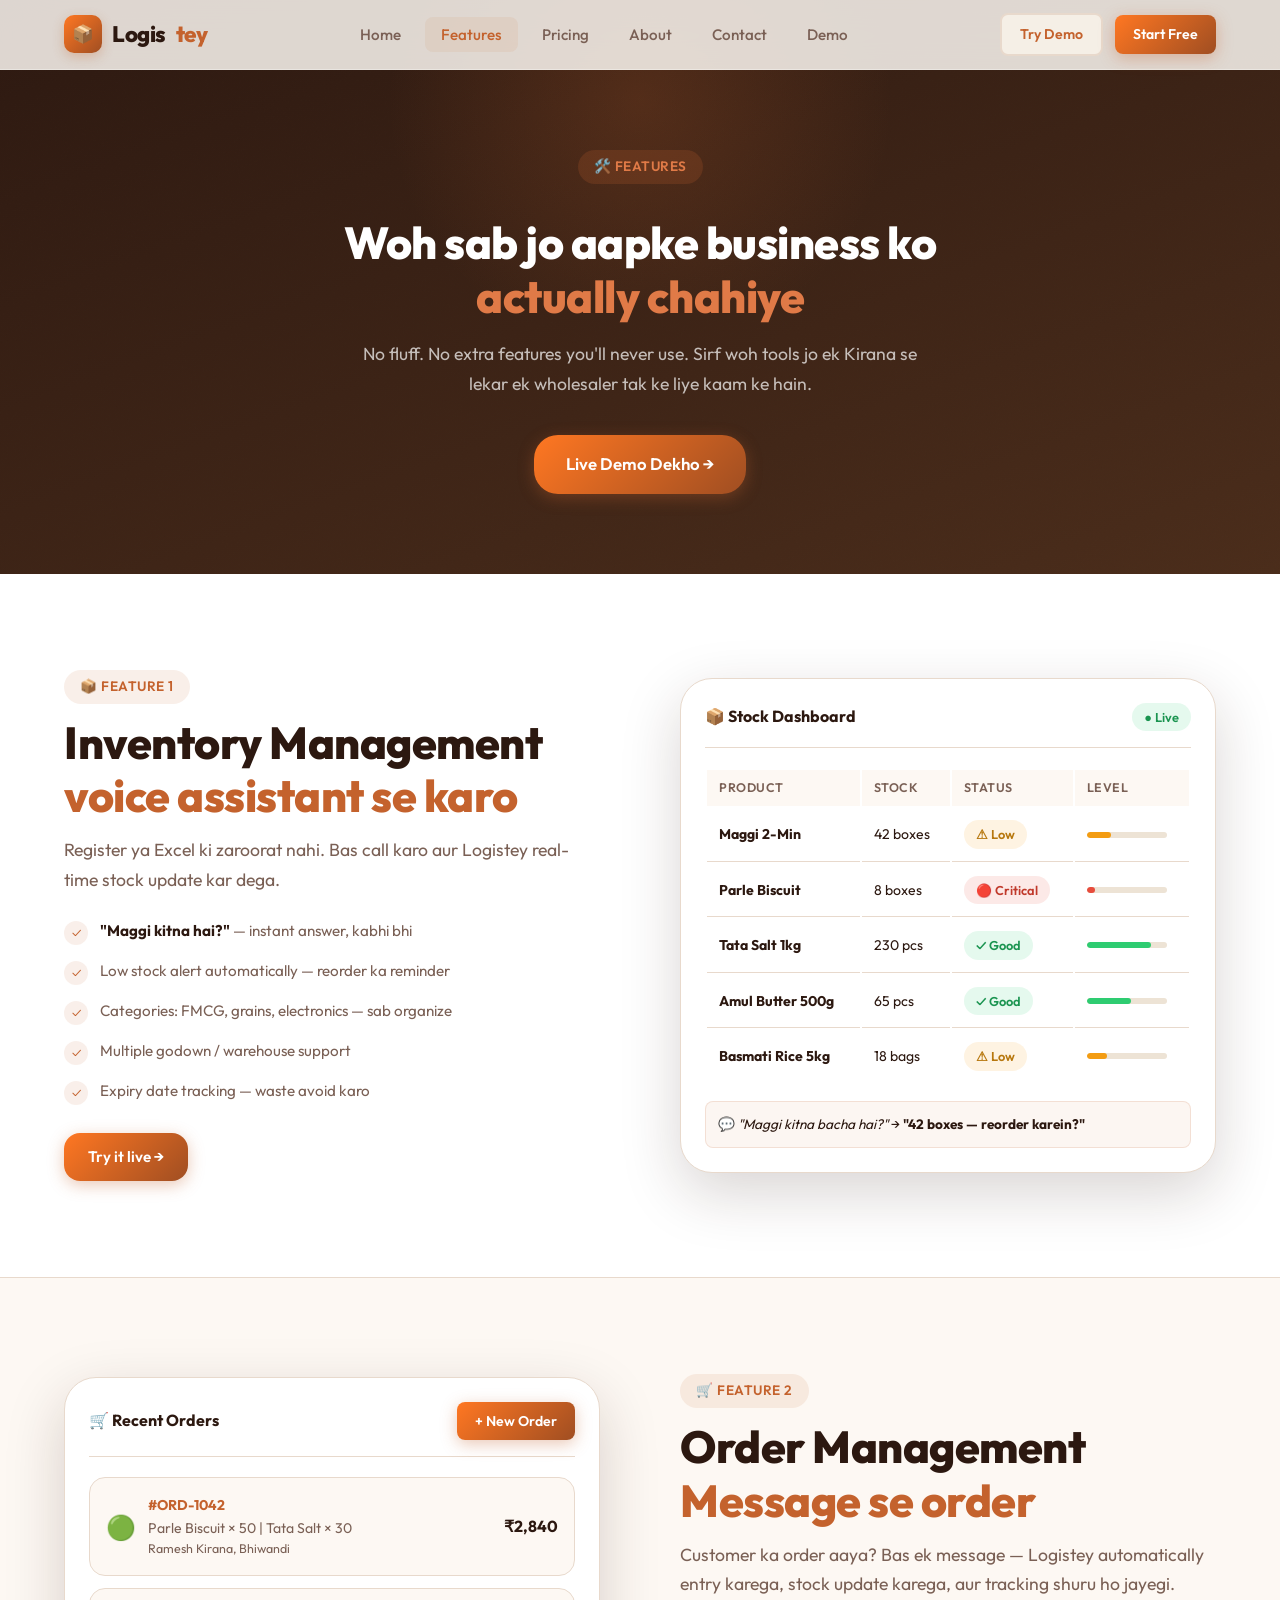
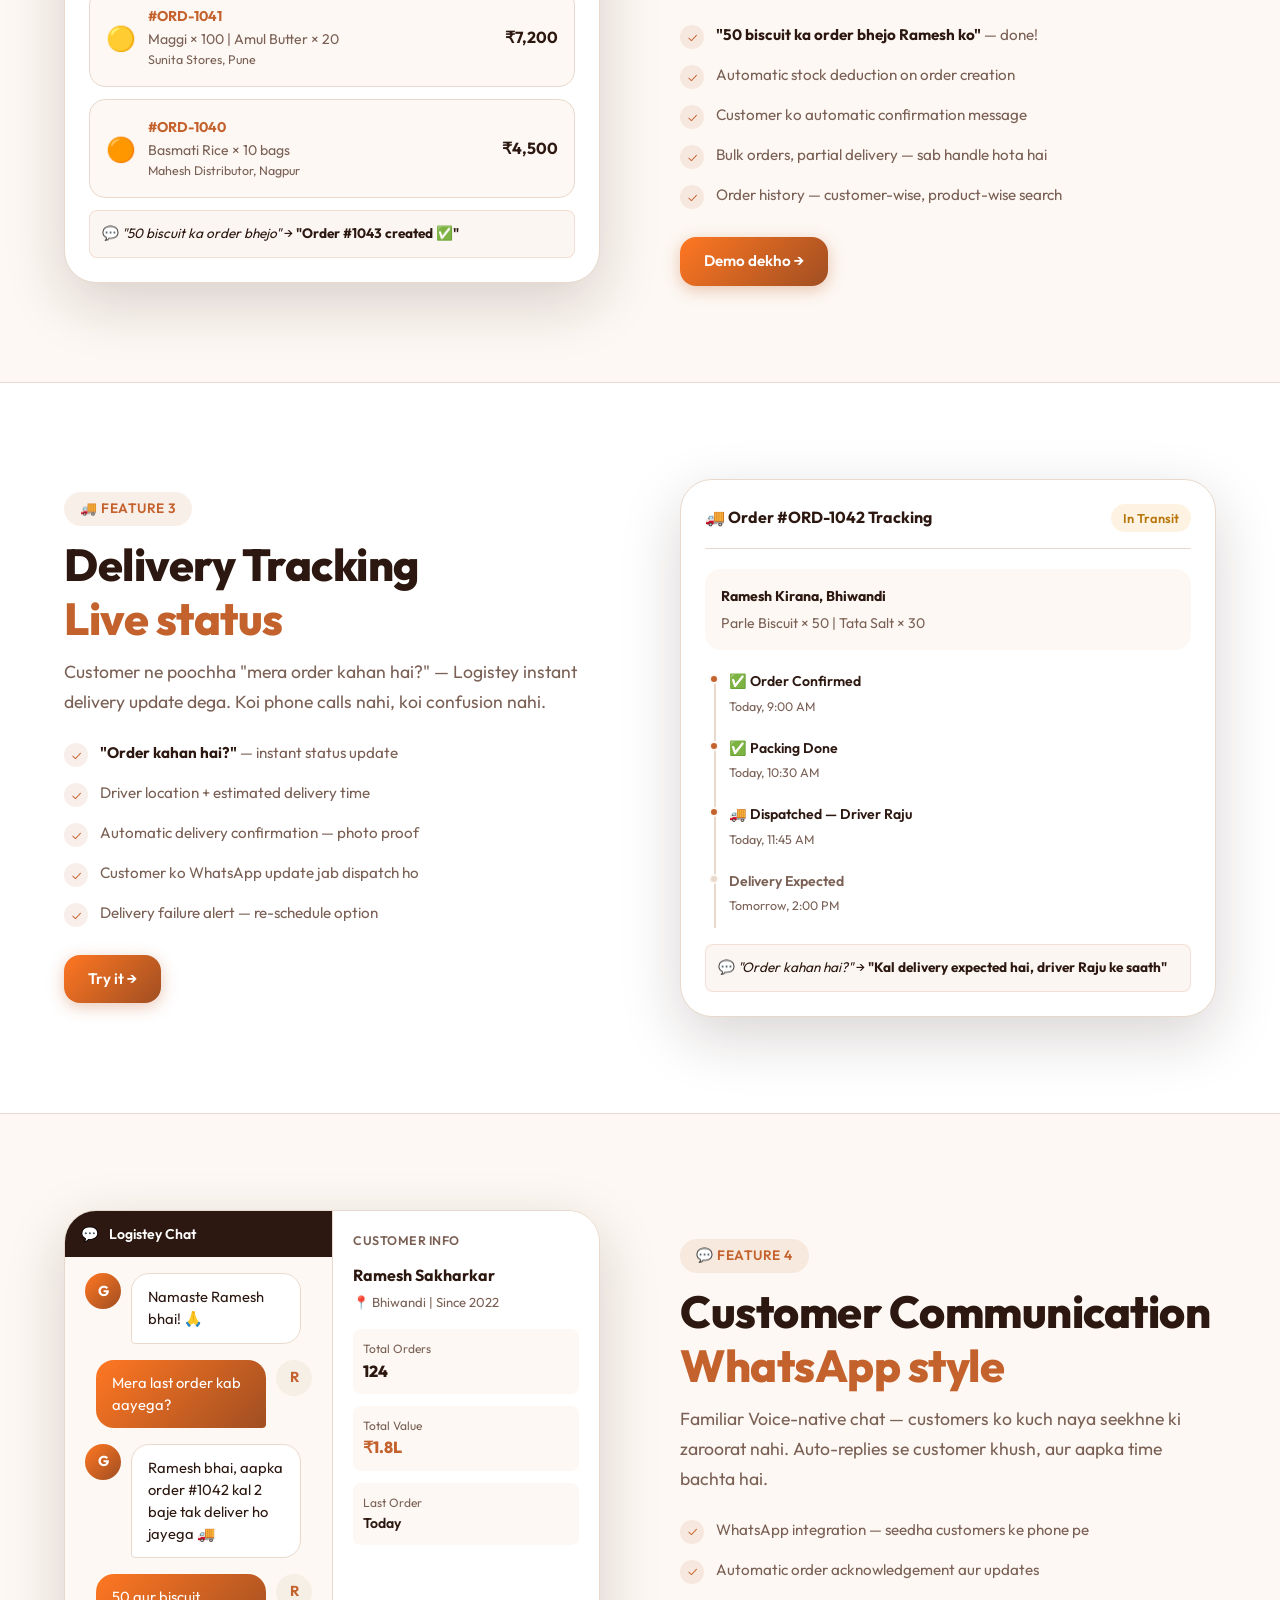
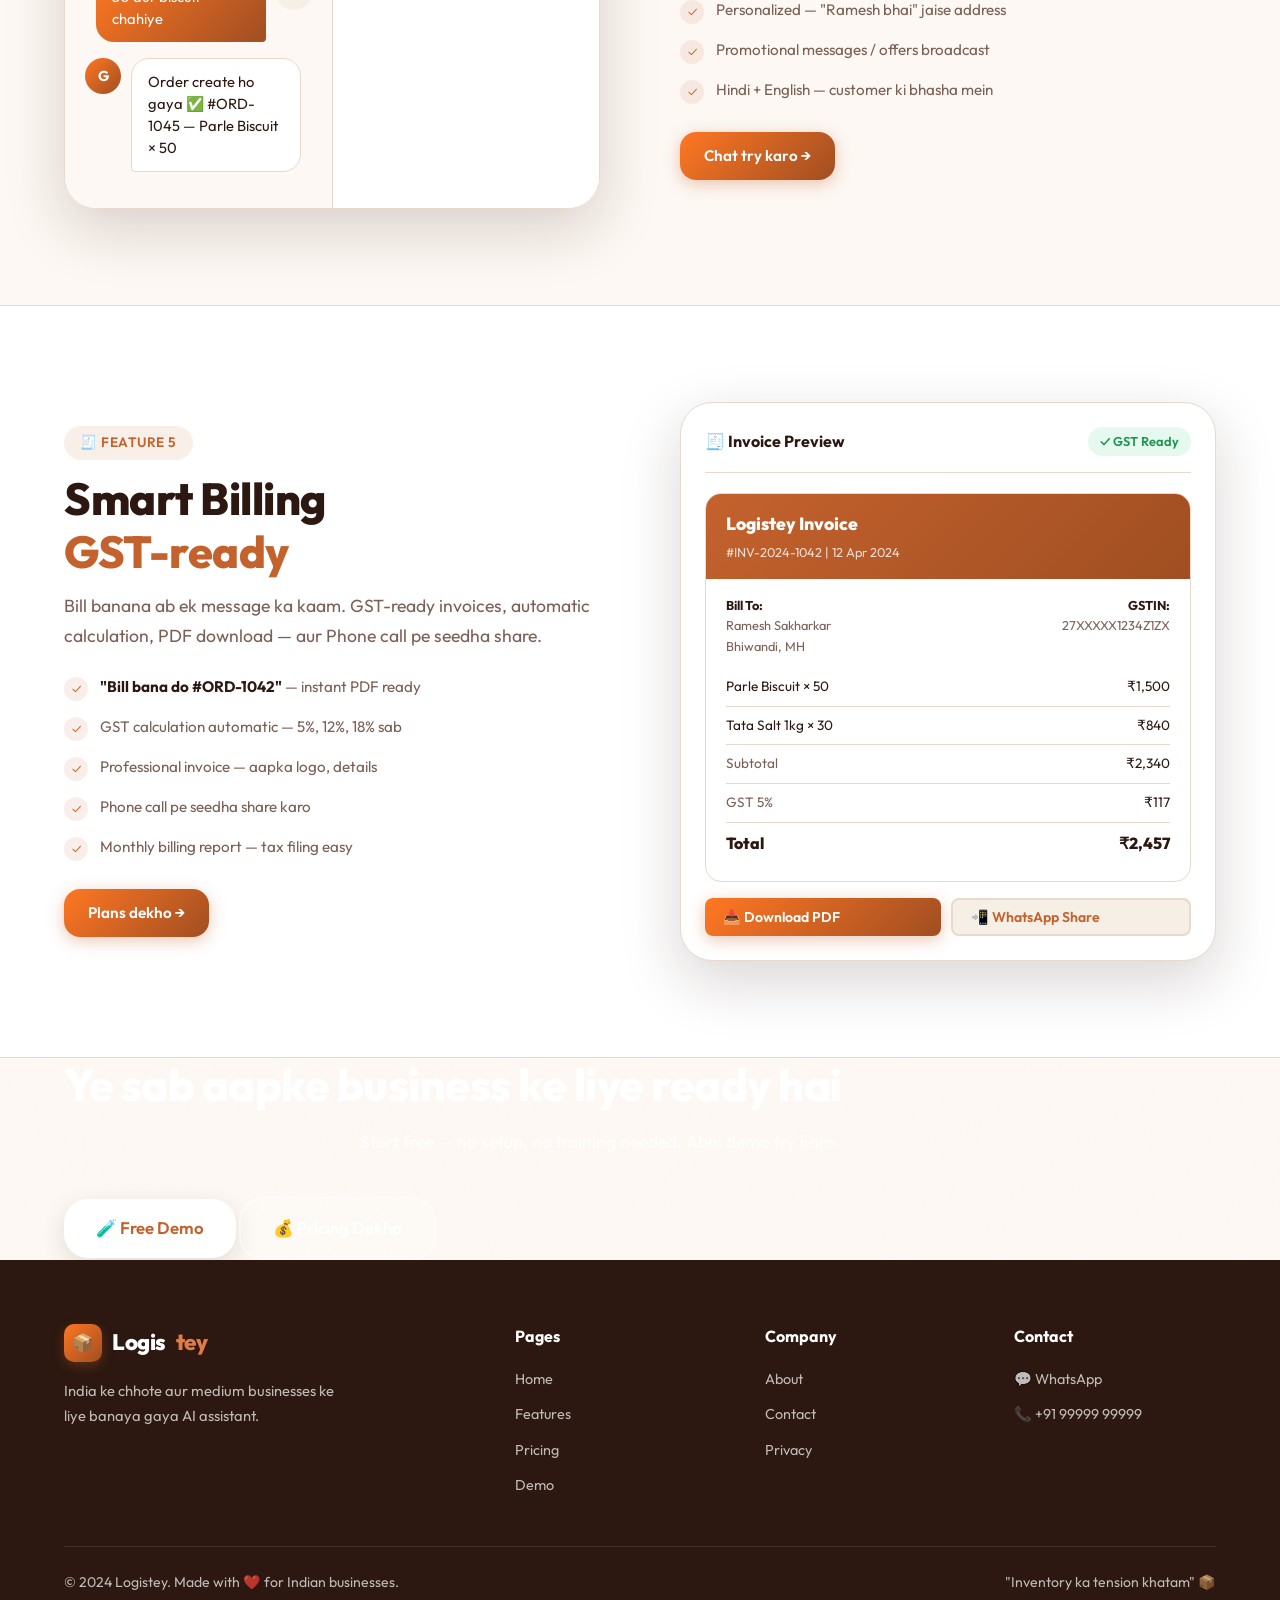
<file: features.html>
<!DOCTYPE html>
<html lang="en">

<head>
  <meta charset="UTF-8" />
  <meta name="viewport" content="width=device-width, initial-scale=1.0" />
  <title>Features — Logistey | Inventory, Orders, Billing sab ek jagah</title>
  <meta name="description"
    content="Logistey ke features: Inventory tracking, order management, delivery tracking, Customer Calling aur GST billing — sab ek simple chat interface mein." />
  <link rel="stylesheet" href="style.css" />
  <link rel="manifest" href="manifest.json" />
  <style>
    .page-hero {
      background: linear-gradient(160deg, var(--dark) 0%, var(--dark-mid) 100%);
      padding: calc(var(--nav-height) + 80px) 0 80px;
      color: white;
      text-align: center;
      position: relative;
      overflow: hidden;
    }

    .page-hero::before {
      content: '';
      position: absolute;
      top: -100px;
      left: 50%;
      transform: translateX(-50%);
      width: 600px;
      height: 400px;
      background: radial-gradient(circle, rgba(196, 98, 45, 0.2) 0%, transparent 70%);
    }

    .page-hero .section-title {
      color: white;
    }

    .page-hero .section-subtitle {
      color: rgba(255, 255, 255, 0.7);
      margin: 0 auto;
    }

    /* Feature Sections */
    .feature-section {
      padding: 96px 0;
      border-bottom: 1px solid var(--border);
    }

    .feature-section:last-of-type {
      border-bottom: none;
    }

    .feature-section:nth-child(even) {
      background: white;
    }

    .feature-section:nth-child(odd) {
      background: var(--cream);
    }

    .feat-layout {
      display: grid;
      grid-template-columns: 1fr 1fr;
      gap: 80px;
      align-items: center;
    }

    .feat-layout.reverse {
      direction: rtl;
    }

    .feat-layout.reverse>* {
      direction: ltr;
    }

    .feat-content .section-label {
      margin-bottom: 12px;
    }

    .feat-content .section-title {
      margin-bottom: 12px;
    }

    .feat-list {
      margin-top: 24px;
      display: flex;
      flex-direction: column;
      gap: 14px;
    }

    .feat-list-item {
      display: flex;
      gap: 12px;
      align-items: flex-start;
    }

    .feat-list-check {
      width: 24px;
      height: 24px;
      background: rgba(196, 98, 45, 0.1);
      border-radius: 50%;
      display: flex;
      align-items: center;
      justify-content: center;
      color: var(--primary);
      font-size: 0.75rem;
      flex-shrink: 0;
      margin-top: 2px;
    }

    .feat-list-item span {
      font-size: 0.95rem;
      color: var(--text-muted);
      line-height: 1.6;
    }

    .feat-list-item strong {
      color: var(--dark);
    }

    /* UI Demo Panels */
    .demo-panel {
      background: white;
      border-radius: var(--radius-xl);
      padding: 24px;
      box-shadow: var(--shadow-lg);
      border: 1px solid var(--border);
    }

    .panel-header {
      display: flex;
      align-items: center;
      justify-content: space-between;
      margin-bottom: 20px;
      padding-bottom: 16px;
      border-bottom: 1px solid var(--border);
    }

    .panel-title {
      font-weight: 700;
      color: var(--dark);
      display: flex;
      align-items: center;
      gap: 8px;
    }

    .inventory-table {
      width: 100%;
      font-size: 0.88rem;
    }

    .inventory-table th {
      text-align: left;
      padding: 8px 12px;
      background: var(--cream);
      color: var(--text-muted);
      font-size: 0.78rem;
      text-transform: uppercase;
      letter-spacing: 0.5px;
      font-weight: 600;
    }

    .inventory-table td {
      padding: 12px;
      border-bottom: 1px solid var(--border);
      color: var(--text-main);
    }

    .inventory-table tr:last-child td {
      border-bottom: none;
    }

    .stock-bar {
      height: 6px;
      background: var(--cream-dark);
      border-radius: 3px;
      overflow: hidden;
      width: 80px;
    }

    .stock-bar-fill {
      height: 100%;
      border-radius: 3px;
    }

    /* Order Card */
    .order-card-mini {
      background: var(--cream);
      border-radius: var(--radius-md);
      padding: 16px;
      margin-bottom: 12px;
      border: 1px solid var(--border);
      display: flex;
      align-items: center;
      gap: 12px;
      transition: var(--transition);
    }

    .order-card-mini:hover {
      border-color: var(--primary);
    }

    .order-num {
      font-weight: 700;
      color: var(--primary);
      font-size: 0.88rem;
    }

    .order-items {
      flex: 1;
      font-size: 0.88rem;
      color: var(--text-muted);
    }

    .order-amount {
      font-weight: 700;
      color: var(--dark);
    }

    /* Split Chat-Dashboard */
    .split-demo {
      display: grid;
      grid-template-columns: 1fr 1fr;
      gap: 0;
      border-radius: var(--radius-xl);
      box-shadow: var(--shadow-lg);
      overflow: hidden;
      border: 1px solid var(--border);
    }

    .chat-panel {
      background: var(--cream);
      padding: 20px;
    }

    .chat-panel-header {
      background: var(--dark);
      color: white;
      padding: 12px 16px;
      margin: -20px -20px 16px;
      display: flex;
      align-items: center;
      gap: 10px;
      font-size: 0.88rem;
      font-weight: 600;
    }

    .dashboard-panel {
      background: white;
      padding: 20px;
      border-left: 1px solid var(--border);
    }

    /* Delivery timeline */
    .timeline {
      position: relative;
      padding-left: 24px;
    }

    .timeline::before {
      content: '';
      position: absolute;
      left: 9px;
      top: 8px;
      bottom: 8px;
      width: 2px;
      background: var(--border);
    }

    .timeline-item {
      position: relative;
      padding-bottom: 20px;
      display: flex;
      flex-direction: column;
      gap: 4px;
    }

    .timeline-item::before {
      content: '';
      position: absolute;
      left: -20px;
      top: 4px;
      width: 10px;
      height: 10px;
      border-radius: 50%;
      background: var(--primary);
      border: 2px solid var(--cream);
    }

    .timeline-item.inactive::before {
      background: var(--border);
    }

    .timeline-title {
      font-weight: 600;
      font-size: 0.88rem;
      color: var(--dark);
    }

    .timeline-time {
      font-size: 0.78rem;
      color: var(--text-muted);
    }

    /* Billing preview */
    .bill-preview {
      background: white;
      border: 1px solid var(--border);
      border-radius: var(--radius-md);
      overflow: hidden;
      font-size: 0.85rem;
    }

    .bill-header {
      background: linear-gradient(135deg, var(--primary), var(--primary-dark));
      color: white;
      padding: 16px 20px;
    }

    .bill-body {
      padding: 16px 20px;
    }

    .bill-row {
      display: flex;
      justify-content: space-between;
      padding: 8px 0;
      border-bottom: 1px solid var(--border);
    }

    .bill-row:last-child {
      border-bottom: none;
    }

    .bill-total {
      font-weight: 800;
      color: var(--dark);
      font-size: 1rem;
    }

    @media (max-width: 768px) {

      .feat-layout,
      .feat-layout.reverse {
        grid-template-columns: 1fr;
        direction: ltr;
      }

      .split-demo {
        grid-template-columns: 1fr;
      }

      .dashboard-panel {
        border-left: none;
        border-top: 1px solid var(--border);
      }
    }
  </style>
</head>

<body>

  <!-- NAVBAR -->
  <nav class="navbar" id="navbar">
    <div class="nav-inner">
      <a href="/" class="nav-logo">
        <div class="logo-icon">📦</div>
        Logis<span>tey</span>
      </a>
      <ul class="nav-links">
        <li><a href="/">Home</a></li>
        <li><a href="/features" class="active">Features</a></li>
        <li><a href="/pricing">Pricing</a></li>
        <li><a href="/about">About</a></li>
        <li><a href="/contact">Contact</a></li>
        <li><a href="/dashboard">Demo</a></li>
      </ul>
      <div class="nav-cta">
        <a href="/dashboard" class="btn btn-secondary btn-sm">Try Demo</a>
        <a href="/pricing" class="btn btn-primary btn-sm">Start Free</a>
      </div>
      <button class="hamburger" id="hamburger"><span></span><span></span><span></span></button>
    </div>
  </nav>
  <div class="mobile-menu" id="mobileMenu">
    <a href="/">Home</a><a href="/features">Features</a><a href="/pricing">Pricing</a>
    <a href="/about">About</a><a href="/contact">Contact</a><a href="/dashboard">🧪 Try Demo</a>
  </div>

  <!-- PAGE HERO -->
  <section class="page-hero grain-bg">
    <div class="container" style="position:relative;z-index:1">
      <span class="section-label fade-up" style="background:rgba(196,98,45,0.2);color:var(--primary-light)">🛠️
        Features</span>
      <h1 class="section-title fade-up delay-1" style="color:white;margin-top:16px">Woh sab jo aapke business
        ko<br /><span style="color:var(--primary-light)">actually chahiye</span></h1>
      <p class="section-subtitle fade-up delay-2">No fluff. No extra features you'll never use. Sirf woh tools jo ek
        Kirana se lekar ek wholesaler tak ke liye kaam ke hain.</p>
      <div style="margin-top:36px" class="fade-up delay-3">
        <a href="/dashboard" class="btn btn-primary btn-lg">Live Demo Dekho →</a>
      </div>
    </div>
  </section>

  <!-- === FEATURE 1: INVENTORY === -->
  <section class="feature-section">
    <div class="container">
      <div class="feat-layout">
        <div class="feat-content fade-up">
          <span class="section-label">📦 Feature 1</span>
          <h2 class="section-title">Inventory Management<br /><span class="highlight">voice assistant se karo</span>
          </h2>
          <p class="section-subtitle">Register ya Excel ki zaroorat nahi. Bas call karo aur Logistey real-time stock
            update kar dega.</p>

          <div class="feat-list">
            <div class="feat-list-item">
              <div class="feat-list-check">✓</div>
              <span><strong>"Maggi kitna hai?"</strong> — instant answer, kabhi bhi</span>
            </div>
            <div class="feat-list-item">
              <div class="feat-list-check">✓</div>
              <span>Low stock alert automatically — reorder ka reminder</span>
            </div>
            <div class="feat-list-item">
              <div class="feat-list-check">✓</div>
              <span>Categories: FMCG, grains, electronics — sab organize</span>
            </div>
            <div class="feat-list-item">
              <div class="feat-list-check">✓</div>
              <span>Multiple godown / warehouse support</span>
            </div>
            <div class="feat-list-item">
              <div class="feat-list-check">✓</div>
              <span>Expiry date tracking — waste avoid karo</span>
            </div>
          </div>

          <div style="margin-top:28px">
            <a href="/dashboard" class="btn btn-primary">Try it live →</a>
          </div>
        </div>

        <div class="fade-up delay-2">
          <div class="demo-panel">
            <div class="panel-header">
              <span class="panel-title">📦 Stock Dashboard</span>
              <span class="badge badge-green">● Live</span>
            </div>
            <table class="inventory-table">
              <thead>
                <tr>
                  <th>Product</th>
                  <th>Stock</th>
                  <th>Status</th>
                  <th>Level</th>
                </tr>
              </thead>
              <tbody>
                <tr>
                  <td><strong>Maggi 2-Min</strong></td>
                  <td>42 boxes</td>
                  <td><span class="badge badge-yellow">⚠ Low</span></td>
                  <td>
                    <div class="stock-bar">
                      <div class="stock-bar-fill" style="width:30%;background:var(--warning)"></div>
                    </div>
                  </td>
                </tr>
                <tr>
                  <td><strong>Parle Biscuit</strong></td>
                  <td>8 boxes</td>
                  <td><span class="badge badge-red">🔴 Critical</span></td>
                  <td>
                    <div class="stock-bar">
                      <div class="stock-bar-fill" style="width:10%;background:var(--danger)"></div>
                    </div>
                  </td>
                </tr>
                <tr>
                  <td><strong>Tata Salt 1kg</strong></td>
                  <td>230 pcs</td>
                  <td><span class="badge badge-green">✓ Good</span></td>
                  <td>
                    <div class="stock-bar">
                      <div class="stock-bar-fill" style="width:80%;background:var(--success)"></div>
                    </div>
                  </td>
                </tr>
                <tr>
                  <td><strong>Amul Butter 500g</strong></td>
                  <td>65 pcs</td>
                  <td><span class="badge badge-green">✓ Good</span></td>
                  <td>
                    <div class="stock-bar">
                      <div class="stock-bar-fill" style="width:55%;background:var(--success)"></div>
                    </div>
                  </td>
                </tr>
                <tr>
                  <td><strong>Basmati Rice 5kg</strong></td>
                  <td>18 bags</td>
                  <td><span class="badge badge-yellow">⚠ Low</span></td>
                  <td>
                    <div class="stock-bar">
                      <div class="stock-bar-fill" style="width:25%;background:var(--warning)"></div>
                    </div>
                  </td>
                </tr>
              </tbody>
            </table>
            <div
              style="background:rgba(196,98,45,0.06);border-radius:var(--radius-sm);padding:12px;margin-top:16px;font-size:0.85rem;border:1px solid rgba(196,98,45,0.15)">
              💬 <em>"Maggi kitna bacha hai?"</em> → <strong>"42 boxes — reorder karein?"</strong>
            </div>
          </div>
        </div>
      </div>
    </div>
  </section>

  <!-- === FEATURE 2: ORDER MANAGEMENT === -->
  <section class="feature-section">
    <div class="container">
      <div class="feat-layout reverse">
        <div class="feat-content fade-up">
          <span class="section-label">🛒 Feature 2</span>
          <h2 class="section-title">Order Management<br /><span class="highlight">Message se order</span></h2>
          <p class="section-subtitle">Customer ka order aaya? Bas ek message — Logistey automatically entry karega,
            stock update karega, aur tracking shuru ho jayegi.</p>

          <div class="feat-list">
            <div class="feat-list-item">
              <div class="feat-list-check">✓</div>
              <span><strong>"50 biscuit ka order bhejo Ramesh ko"</strong> — done!</span>
            </div>
            <div class="feat-list-item">
              <div class="feat-list-check">✓</div>
              <span>Automatic stock deduction on order creation</span>
            </div>
            <div class="feat-list-item">
              <div class="feat-list-check">✓</div>
              <span>Customer ko automatic confirmation message</span>
            </div>
            <div class="feat-list-item">
              <div class="feat-list-check">✓</div>
              <span>Bulk orders, partial delivery — sab handle hota hai</span>
            </div>
            <div class="feat-list-item">
              <div class="feat-list-check">✓</div>
              <span>Order history — customer-wise, product-wise search</span>
            </div>
          </div>
          <div style="margin-top:28px">
            <a href="/dashboard" class="btn btn-primary">Demo dekho →</a>
          </div>
        </div>

        <div class="fade-up delay-2">
          <div class="demo-panel">
            <div class="panel-header">
              <span class="panel-title">🛒 Recent Orders</span>
              <a href="/dashboard" class="btn btn-primary btn-sm">+ New Order</a>
            </div>

            <div class="order-card-mini">
              <div style="font-size:1.5rem">🟢</div>
              <div class="order-items">
                <div class="order-num">#ORD-1042</div>
                <div>Parle Biscuit × 50 | Tata Salt × 30</div>
                <div style="font-size:0.78rem;color:var(--text-muted)">Ramesh Kirana, Bhiwandi</div>
              </div>
              <div class="order-amount">₹2,840</div>
            </div>

            <div class="order-card-mini">
              <div style="font-size:1.5rem">🟡</div>
              <div class="order-items">
                <div class="order-num">#ORD-1041</div>
                <div>Maggi × 100 | Amul Butter × 20</div>
                <div style="font-size:0.78rem;color:var(--text-muted)">Sunita Stores, Pune</div>
              </div>
              <div class="order-amount">₹7,200</div>
            </div>

            <div class="order-card-mini">
              <div style="font-size:1.5rem">🟠</div>
              <div class="order-items">
                <div class="order-num">#ORD-1040</div>
                <div>Basmati Rice × 10 bags</div>
                <div style="font-size:0.78rem;color:var(--text-muted)">Mahesh Distributor, Nagpur</div>
              </div>
              <div class="order-amount">₹4,500</div>
            </div>

            <div
              style="background:rgba(196,98,45,0.06);border-radius:var(--radius-sm);padding:12px;margin-top:4px;font-size:0.85rem;border:1px solid rgba(196,98,45,0.15)">
              💬 <em>"50 biscuit ka order bhejo"</em> → <strong>"Order #1043 created ✅"</strong>
            </div>
          </div>
        </div>
      </div>
    </div>
  </section>

  <!-- === FEATURE 3: DELIVERY TRACKING === -->
  <section class="feature-section">
    <div class="container">
      <div class="feat-layout">
        <div class="feat-content fade-up">
          <span class="section-label">🚚 Feature 3</span>
          <h2 class="section-title">Delivery Tracking<br /><span class="highlight">Live status</span></h2>
          <p class="section-subtitle">Customer ne poochha "mera order kahan hai?" — Logistey instant delivery update
            dega. Koi phone calls nahi, koi confusion nahi.</p>

          <div class="feat-list">
            <div class="feat-list-item">
              <div class="feat-list-check">✓</div>
              <span><strong>"Order kahan hai?"</strong> — instant status update</span>
            </div>
            <div class="feat-list-item">
              <div class="feat-list-check">✓</div>
              <span>Driver location + estimated delivery time</span>
            </div>
            <div class="feat-list-item">
              <div class="feat-list-check">✓</div>
              <span>Automatic delivery confirmation — photo proof</span>
            </div>
            <div class="feat-list-item">
              <div class="feat-list-check">✓</div>
              <span>Customer ko WhatsApp update jab dispatch ho</span>
            </div>
            <div class="feat-list-item">
              <div class="feat-list-check">✓</div>
              <span>Delivery failure alert — re-schedule option</span>
            </div>
          </div>
          <div style="margin-top:28px">
            <a href="/dashboard" class="btn btn-primary">Try it →</a>
          </div>
        </div>

        <div class="fade-up delay-2">
          <div class="demo-panel">
            <div class="panel-header">
              <span class="panel-title">🚚 Order #ORD-1042 Tracking</span>
              <span class="badge badge-yellow">In Transit</span>
            </div>

            <div
              style="background:var(--cream);border-radius:var(--radius-md);padding:16px;margin-bottom:20px;font-size:0.88rem">
              <div style="font-weight:700;margin-bottom:4px">Ramesh Kirana, Bhiwandi</div>
              <div style="color:var(--text-muted)">Parle Biscuit × 50 | Tata Salt × 30</div>
            </div>

            <div class="timeline">
              <div class="timeline-item">
                <div class="timeline-title">✅ Order Confirmed</div>
                <div class="timeline-time">Today, 9:00 AM</div>
              </div>
              <div class="timeline-item">
                <div class="timeline-title">✅ Packing Done</div>
                <div class="timeline-time">Today, 10:30 AM</div>
              </div>
              <div class="timeline-item">
                <div class="timeline-title">🚚 Dispatched — Driver Raju</div>
                <div class="timeline-time">Today, 11:45 AM</div>
              </div>
              <div class="timeline-item inactive">
                <div class="timeline-title" style="color:var(--text-muted)">Delivery Expected</div>
                <div class="timeline-time">Tomorrow, 2:00 PM</div>
              </div>
            </div>

            <div
              style="background:rgba(196,98,45,0.06);border-radius:var(--radius-sm);padding:12px;margin-top:8px;font-size:0.85rem;border:1px solid rgba(196,98,45,0.15)">
              💬 <em>"Order kahan hai?"</em> → <strong>"Kal delivery expected hai, driver Raju ke saath"</strong>
            </div>
          </div>
        </div>
      </div>
    </div>
  </section>

  <!-- === FEATURE 4: Customer Calling === -->
  <section class="feature-section">
    <div class="container">
      <div class="feat-layout reverse">
        <div class="feat-content fade-up">
          <span class="section-label">💬 Feature 4</span>
          <h2 class="section-title">Customer Communication<br /><span class="highlight">WhatsApp style</span></h2>
          <p class="section-subtitle">Familiar Voice-native chat — customers ko kuch naya seekhne ki zaroorat nahi.
            Auto-replies se customer khush, aur aapka time bachta hai.</p>

          <div class="feat-list">
            <div class="feat-list-item">
              <div class="feat-list-check">✓</div>
              <span>WhatsApp integration — seedha customers ke phone pe</span>
            </div>
            <div class="feat-list-item">
              <div class="feat-list-check">✓</div>
              <span>Automatic order acknowledgement aur updates</span>
            </div>
            <div class="feat-list-item">
              <div class="feat-list-check">✓</div>
              <span>Personalized — "Ramesh bhai" jaise address</span>
            </div>
            <div class="feat-list-item">
              <div class="feat-list-check">✓</div>
              <span>Promotional messages / offers broadcast</span>
            </div>
            <div class="feat-list-item">
              <div class="feat-list-check">✓</div>
              <span>Hindi + English — customer ki bhasha mein</span>
            </div>
          </div>
          <div style="margin-top:28px">
            <a href="/dashboard" class="btn btn-primary">Chat try karo →</a>
          </div>
        </div>

        <div class="fade-up delay-2">
          <div class="split-demo">
            <div class="chat-panel">
              <div class="chat-panel-header">
                <span>💬</span> Logistey Chat
              </div>
              <div class="chat-bubble bot">
                <div class="bubble-avatar bot">G</div>
                <div class="bubble-text">Namaste Ramesh bhai! 🙏</div>
              </div>
              <div class="chat-bubble user">
                <div class="bubble-avatar user-av">R</div>
                <div class="bubble-text">Mera last order kab aayega?</div>
              </div>
              <div class="chat-bubble bot">
                <div class="bubble-avatar bot">G</div>
                <div class="bubble-text">Ramesh bhai, aapka order #1042 kal 2 baje tak deliver ho jayega 🚚</div>
              </div>
              <div class="chat-bubble user">
                <div class="bubble-avatar user-av">R</div>
                <div class="bubble-text">50 aur biscuit chahiye</div>
              </div>
              <div class="chat-bubble bot">
                <div class="bubble-avatar bot">G</div>
                <div class="bubble-text">Order create ho gaya ✅ #ORD-1045 — Parle Biscuit × 50</div>
              </div>
            </div>
            <div class="dashboard-panel">
              <div
                style="font-size:0.78rem;font-weight:600;text-transform:uppercase;letter-spacing:0.5px;color:var(--text-muted);margin-bottom:12px">
                Customer Info</div>
              <div style="font-weight:700;font-size:1rem;color:var(--dark);margin-bottom:4px">Ramesh Sakharkar</div>
              <div style="font-size:0.82rem;color:var(--text-muted);margin-bottom:16px">📍 Bhiwandi | Since 2022</div>
              <div style="display:flex;flex-direction:column;gap:12px">
                <div style="background:var(--cream);border-radius:var(--radius-sm);padding:10px">
                  <div style="font-size:0.75rem;color:var(--text-muted)">Total Orders</div>
                  <div style="font-weight:800;color:var(--dark)">124</div>
                </div>
                <div style="background:var(--cream);border-radius:var(--radius-sm);padding:10px">
                  <div style="font-size:0.75rem;color:var(--text-muted)">Total Value</div>
                  <div style="font-weight:800;color:var(--primary)">₹1.8L</div>
                </div>
                <div style="background:var(--cream);border-radius:var(--radius-sm);padding:10px">
                  <div style="font-size:0.75rem;color:var(--text-muted)">Last Order</div>
                  <div style="font-weight:600;color:var(--dark);font-size:0.88rem">Today</div>
                </div>
              </div>
            </div>
          </div>
        </div>
      </div>
    </div>
  </section>

  <!-- === FEATURE 5: BILLING === -->
  <section class="feature-section">
    <div class="container">
      <div class="feat-layout">
        <div class="feat-content fade-up">
          <span class="section-label">🧾 Feature 5</span>
          <h2 class="section-title">Smart Billing<br /><span class="highlight">GST-ready</span></h2>
          <p class="section-subtitle">Bill banana ab ek message ka kaam. GST-ready invoices, automatic calculation, PDF
            download — aur Phone call pe seedha share.</p>

          <div class="feat-list">
            <div class="feat-list-item">
              <div class="feat-list-check">✓</div>
              <span><strong>"Bill bana do #ORD-1042"</strong> — instant PDF ready</span>
            </div>
            <div class="feat-list-item">
              <div class="feat-list-check">✓</div>
              <span>GST calculation automatic — 5%, 12%, 18% sab</span>
            </div>
            <div class="feat-list-item">
              <div class="feat-list-check">✓</div>
              <span>Professional invoice — aapka logo, details</span>
            </div>
            <div class="feat-list-item">
              <div class="feat-list-check">✓</div>
              <span>Phone call pe seedha share karo</span>
            </div>
            <div class="feat-list-item">
              <div class="feat-list-check">✓</div>
              <span>Monthly billing report — tax filing easy</span>
            </div>
          </div>
          <div style="margin-top:28px">
            <a href="/pricing" class="btn btn-primary">Plans dekho →</a>
          </div>
        </div>

        <div class="fade-up delay-2">
          <div class="demo-panel">
            <div class="panel-header">
              <span class="panel-title">🧾 Invoice Preview</span>
              <div style="display:flex;gap:8px">
                <span class="badge badge-green">✓ GST Ready</span>
              </div>
            </div>

            <div class="bill-preview">
              <div class="bill-header">
                <div style="font-size:1.1rem;font-weight:800;margin-bottom:4px">Logistey Invoice</div>
                <div style="font-size:0.8rem;opacity:0.8">#INV-2024-1042 | 12 Apr 2024</div>
              </div>
              <div class="bill-body">
                <div
                  style="display:flex;justify-content:space-between;font-size:0.8rem;color:var(--text-muted);margin-bottom:12px">
                  <div><strong style="color:var(--dark)">Bill To:</strong><br />Ramesh Sakharkar<br />Bhiwandi, MH</div>
                  <div style="text-align:right"><strong style="color:var(--dark)">GSTIN:</strong><br />27XXXXX1234Z1ZX
                  </div>
                </div>
                <div class="bill-row">
                  <span>Parle Biscuit × 50</span>
                  <span>₹1,500</span>
                </div>
                <div class="bill-row">
                  <span>Tata Salt 1kg × 30</span>
                  <span>₹840</span>
                </div>
                <div class="bill-row">
                  <span style="color:var(--text-muted)">Subtotal</span>
                  <span>₹2,340</span>
                </div>
                <div class="bill-row">
                  <span style="color:var(--text-muted)">GST 5%</span>
                  <span>₹117</span>
                </div>
                <div class="bill-row">
                  <span class="bill-total">Total</span>
                  <span class="bill-total">₹2,457</span>
                </div>
              </div>
            </div>

            <div style="display:flex;gap:10px;margin-top:16px">
              <button class="btn btn-primary btn-sm" style="flex:1">📥 Download PDF</button>
              <button class="btn btn-secondary btn-sm" style="flex:1">📲 WhatsApp Share</button>
            </div>
          </div>
        </div>
      </div>
    </div>
  </section>

  <!-- CTA -->
  <section class="cta-section grain-bg">
    <div class="container" style="position:relative;z-index:1">
      <h2 class="section-title fade-up" style="color:white">Ye sab aapke business ke liye ready hai</h2>
      <p class="section-subtitle fade-up delay-1" style="color:rgba(255,255,255,0.8);margin:0 auto 40px">Start free — no
        setup, no training needed. Abhi demo try karo.</p>
      <div class="cta-buttons fade-up delay-2">
        <a href="/dashboard" class="btn btn-white btn-lg">🧪 Free Demo</a>
        <a href="/pricing" class="btn btn-lg"
          style="background:rgba(255,255,255,0.15);color:white;border:2px solid rgba(255,255,255,0.35)">💰 Pricing
          Dekho</a>
      </div>
    </div>
  </section>

  <footer>
    <div class="container">
      <div class="footer-grid">
        <div class="footer-brand">
          <div class="nav-logo">
            <div class="logo-icon">📦</div>Logis<span style="color:var(--primary-light)">tey</span>
          </div>
          <p>India ke chhote aur medium businesses ke liye banaya gaya AI assistant.</p>
        </div>
        <div class="footer-col">
          <h4>Pages</h4>
          <ul>
            <li><a href="/">Home</a></li>
            <li><a href="/features">Features</a></li>
            <li><a href="/pricing">Pricing</a></li>
            <li><a href="/dashboard">Demo</a></li>
          </ul>
        </div>
        <div class="footer-col">
          <h4>Company</h4>
          <ul>
            <li><a href="/about">About</a></li>
            <li><a href="/contact">Contact</a></li>
            <li><a href="#">Privacy</a></li>
          </ul>
        </div>
        <div class="footer-col">
          <h4>Contact</h4>
          <ul>
            <li><a href="https://wa.me/919999999999">💬 WhatsApp</a></li>
            <li><a href="tel:+919999999999">📞 +91 99999 99999</a></li>
          </ul>
        </div>
      </div>
      <div class="footer-bottom">
        <span>© 2024 Logistey. Made with ❤️ for Indian businesses.</span>
        <span>"Inventory ka tension khatam" 📦</span>
      </div>
    </div>
  </footer>

  <script>
    const navbar = document.getElementById('navbar');
    window.addEventListener('scroll', () => navbar.classList.toggle('scrolled', window.scrollY > 20));
    document.getElementById('hamburger').addEventListener('click', () => document.getElementById('mobileMenu').classList.toggle('open'));
    const observer = new IntersectionObserver(entries => entries.forEach(e => { if (e.isIntersecting) e.target.classList.add('visible'); }), { threshold: 0.12 });
    document.querySelectorAll('.fade-up').forEach(el => observer.observe(el));
  </script>

  <script>
    if ('serviceWorker' in navigator) {
      window.addEventListener('load', () => {
        navigator.serviceWorker.register('./sw.js')
          .then(reg => console.log('Service Worker registered', reg))
          .catch(err => console.error('Service Worker registration failed', err));
      });
    }
  </script>
  <script src="cursor.js"></script>
</body>

</html>
</file>
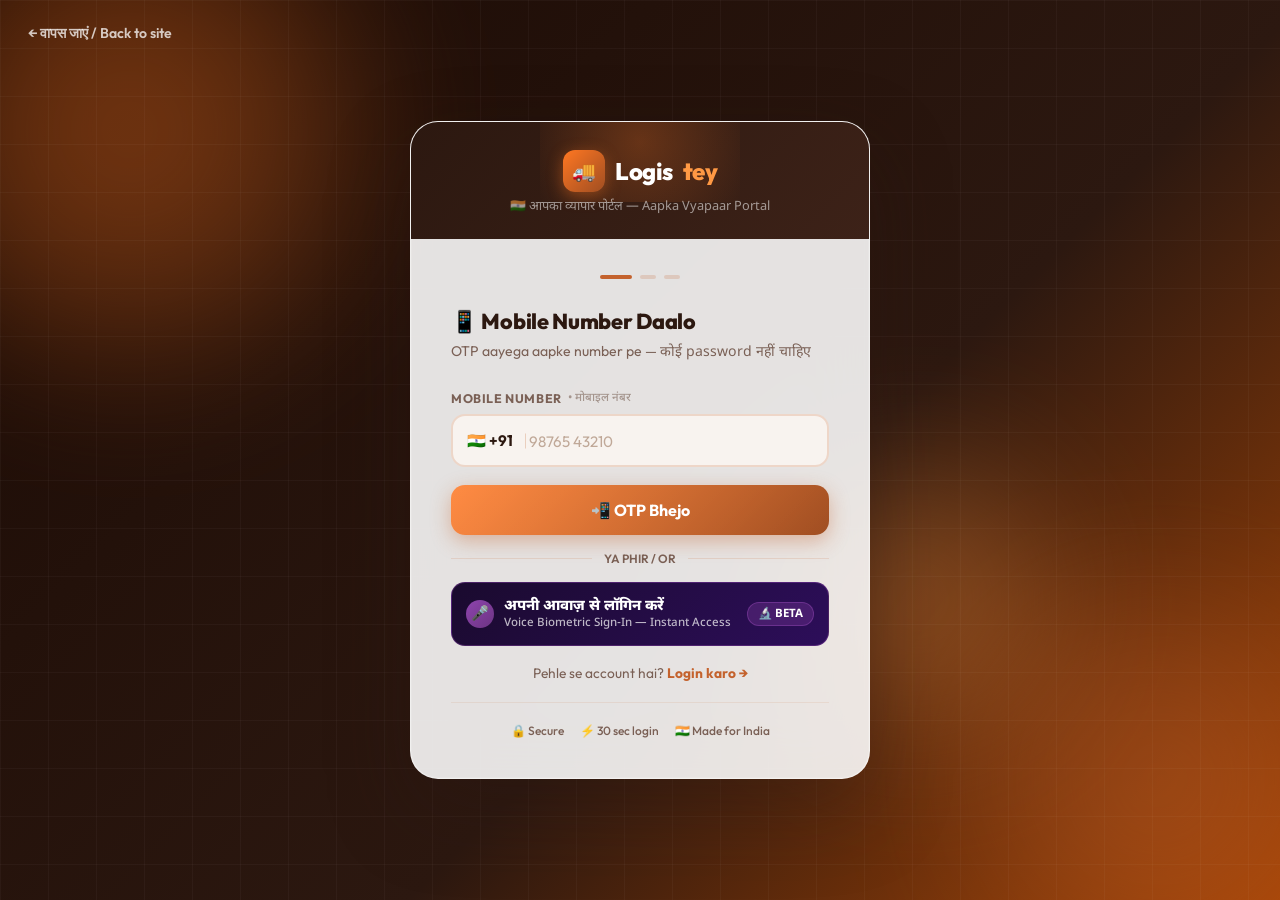
<file: login.html>
<!DOCTYPE html>
<html lang="hi-IN">

<head>
  <meta charset="UTF-8" />
  <meta name="viewport" content="width=device-width, initial-scale=1.0" />
  <title>Logistey — Aapka Vyapaar Portal | Sign In</title>
  <meta name="description"
    content="Logistey pe login karo — kirana, wholesaler, distributor sab ke liye. OTP-based simple login." />
  <link rel="manifest" href="manifest.json">
  <link rel="preconnect" href="https://fonts.googleapis.com" />
  <link rel="preconnect" href="https://fonts.gstatic.com" crossorigin />
  <link
    href="https://fonts.googleapis.com/css2?family=Outfit:wght@300;400;500;600;700;800;900&family=Noto+Sans+Devanagari:wght@400;500;600;700;800&display=swap"
    rel="stylesheet" />
  <style>
    :root {
      --saffron: #FF7722;
      --primary: #C4622D;
      --primary-dk: #A04E22;
      --dark: #2C1810;
      --cream: #FDF8F3;
      --border: rgba(255, 255, 255, 0.28);
      --glass: rgba(255, 255, 255, 0.82);
      --text-muted: #7A6055;
      --success: #2ECC71;
      --danger: #E74C3C;
      --radius-fluid: 28px;
    }

    *,
    *::before,
    *::after {
      margin: 0;
      padding: 0;
      box-sizing: border-box;
    }

    body {
      font-family: 'Outfit', sans-serif;
      min-height: 100vh;
      overflow-x: hidden;
      display: flex;
      align-items: center;
      justify-content: center;
      background: #1a0a04;
    }

    /* ===== ANIMATED BACKGROUND ===== */
    .bg-canvas {
      position: fixed;
      inset: 0;
      z-index: 0;
      overflow: hidden;
    }

    .bg-gradient {
      position: absolute;
      inset: 0;
      background: linear-gradient(-45deg,
          #1a0a04 0%,
          #3D1A0A 20%,
          #C4622D 40%,
          #FF7722 55%,
          #E05A00 70%,
          #2C1810 85%,
          #1a0a04 100%);
      background-size: 400% 400%;
      animation: gradShift 10s ease-in-out infinite;
    }

    @keyframes gradShift {
      0% {
        background-position: 0% 50%;
      }

      50% {
        background-position: 100% 50%;
      }

      100% {
        background-position: 0% 50%;
      }
    }

    /* Floating blobs */
    .blob {
      position: absolute;
      border-radius: 50%;
      filter: blur(70px);
      opacity: 0.45;
      animation: blobFloat 8s ease-in-out infinite;
    }

    .blob-1 {
      width: 500px;
      height: 500px;
      background: radial-gradient(circle, #FF7722, transparent);
      top: -120px;
      left: -120px;
      animation-delay: 0s;
    }

    .blob-2 {
      width: 400px;
      height: 400px;
      background: radial-gradient(circle, #C4622D, transparent);
      bottom: -80px;
      right: -80px;
      animation-delay: -3s;
    }

    .blob-3 {
      width: 300px;
      height: 300px;
      background: radial-gradient(circle, #FF9944, transparent);
      top: 50%;
      left: 60%;
      animation-delay: -5s;
    }

    @keyframes blobFloat {

      0%,
      100% {
        transform: translate(0, 0) scale(1);
      }

      33% {
        transform: translate(30px, -30px) scale(1.08);
      }

      66% {
        transform: translate(-20px, 20px) scale(0.95);
      }
    }

    /* Subtle grid overlay */
    .bg-grid {
      position: absolute;
      inset: 0;
      background-image:
        linear-gradient(rgba(255, 255, 255, 0.03) 1px, transparent 1px),
        linear-gradient(90deg, rgba(255, 255, 255, 0.03) 1px, transparent 1px);
      background-size: 48px 48px;
    }

    /* ===== WRAPPER ===== */
    .page-wrap {
      position: relative;
      z-index: 1;
      width: 100%;
      min-height: 100vh;
      display: flex;
      align-items: center;
      justify-content: center;
      padding: 40px 20px;
    }

    /* ===== GLASS CARD ===== */
    .auth-card {
      width: 100%;
      max-width: 460px;
      background: rgba(255, 255, 255, 0.88);
      backdrop-filter: blur(32px);
      -webkit-backdrop-filter: blur(32px);
      border-radius: var(--radius-fluid);
      border: 1px solid rgba(255, 255, 255, 0.5);
      box-shadow:
        0 32px 80px rgba(44, 24, 16, 0.35),
        0 0 0 1px rgba(255, 255, 255, 0.12) inset,
        0 1px 0 rgba(255, 255, 255, 0.5) inset;
      overflow: hidden;
      animation: cardIn 0.7s cubic-bezier(0.175, 0.885, 0.32, 1.275);
    }

    @keyframes cardIn {
      from {
        opacity: 0;
        transform: translateY(40px) scale(0.95);
      }

      to {
        opacity: 1;
        transform: translateY(0) scale(1);
      }
    }

    /* Logo strip */
    .card-header {
      background: linear-gradient(135deg, var(--dark) 0%, #3D2218 100%);
      padding: 28px 40px 24px;
      text-align: center;
      position: relative;
      overflow: hidden;
    }

    .card-header::before {
      content: '';
      position: absolute;
      top: -40px;
      left: 50%;
      transform: translateX(-50%);
      width: 200px;
      height: 120px;
      background: radial-gradient(circle, rgba(255, 119, 34, 0.25), transparent);
    }

    .brand-logo {
      display: flex;
      align-items: center;
      justify-content: center;
      gap: 10px;
      color: white;
      font-weight: 800;
      font-size: 1.5rem;
      letter-spacing: -0.5px;
      position: relative;
      z-index: 1;
    }

    .brand-logo .logo-icon {
      width: 42px;
      height: 42px;
      background: linear-gradient(135deg, var(--saffron), var(--primary-dk));
      border-radius: 12px;
      display: flex;
      align-items: center;
      justify-content: center;
      font-size: 1.2rem;
      box-shadow: 0 4px 16px rgba(255, 119, 34, 0.4);
    }

    .brand-logo span {
      color: #FF9944;
    }

    .card-header-sub {
      color: rgba(255, 255, 255, 0.55);
      font-size: 0.8rem;
      margin-top: 6px;
      font-family: 'Noto Sans Devanagari', sans-serif;
      position: relative;
      z-index: 1;
    }

    /* Card body */
    .card-body {
      padding: 36px 40px 40px;
    }

    /* Steps */
    .step {
      display: none;
    }

    .step.active {
      display: block;
      animation: stepIn 0.4s ease;
    }

    @keyframes stepIn {
      from {
        opacity: 0;
        transform: translateX(20px);
      }

      to {
        opacity: 1;
        transform: translateX(0);
      }
    }

    /* Step indicator */
    .step-dots {
      display: flex;
      gap: 8px;
      justify-content: center;
      margin-bottom: 28px;
    }

    .step-dot {
      height: 4px;
      border-radius: 2px;
      transition: all 0.3s ease;
      background: rgba(196, 98, 45, 0.2);
    }

    .step-dot.done {
      background: var(--success);
    }

    .step-dot.active {
      background: var(--primary);
      width: 32px !important;
    }

    .step-title {
      font-size: 1.35rem;
      font-weight: 800;
      color: var(--dark);
      margin-bottom: 6px;
      letter-spacing: -0.3px;
    }

    .step-sub {
      font-size: 0.88rem;
      color: var(--text-muted);
      margin-bottom: 28px;
      line-height: 1.5;
    }

    .step-sub .hindi {
      font-family: 'Noto Sans Devanagari', sans-serif;
    }

    /* Form elements */
    .form-group {
      margin-bottom: 18px;
    }

    .form-label {
      font-size: 0.78rem;
      font-weight: 700;
      color: var(--text-muted);
      text-transform: uppercase;
      letter-spacing: 0.6px;
      display: flex;
      align-items: center;
      gap: 6px;
      margin-bottom: 8px;
    }

    .form-label .hindi-sub {
      font-family: 'Noto Sans Devanagari', sans-serif;
      font-size: 0.72rem;
      font-weight: 500;
      color: rgba(122, 96, 85, 0.6);
      text-transform: none;
      letter-spacing: 0;
    }

    .input-wrap {
      position: relative;
    }

    .input-prefix {
      position: absolute;
      left: 16px;
      top: 50%;
      transform: translateY(-50%);
      font-weight: 700;
      color: var(--dark);
      font-size: 0.95rem;
      border-right: 1.5px solid rgba(196, 98, 45, 0.25);
      padding-right: 12px;
      line-height: 1;
      pointer-events: none;
    }

    .form-input {
      width: 100%;
      border: 2px solid rgba(196, 98, 45, 0.2);
      border-radius: 14px;
      padding: 14px 16px 14px 76px;
      font-family: 'Outfit', sans-serif;
      font-size: 1.05rem;
      color: var(--dark);
      outline: none;
      transition: all 0.25s ease;
      background: rgba(253, 248, 243, 0.8);
      letter-spacing: 1px;
    }

    .form-input.no-prefix {
      padding-left: 16px;
    }

    .form-input:focus {
      border-color: var(--saffron);
      background: white;
      box-shadow: 0 0 0 4px rgba(255, 119, 34, 0.12);
    }

    .form-input::placeholder {
      color: #C0A898;
      font-size: 0.95rem;
      letter-spacing: 0;
    }

    /* OTP Grid */
    .otp-grid {
      display: grid;
      grid-template-columns: repeat(4, 1fr);
      gap: 12px;
      margin: 8px 0 20px;
    }

    .otp-box {
      border: 2px solid rgba(196, 98, 45, 0.2);
      border-radius: 14px;
      padding: 16px 8px;
      text-align: center;
      font-size: 1.6rem;
      font-weight: 800;
      color: var(--dark);
      outline: none;
      background: rgba(253, 248, 243, 0.8);
      transition: all 0.25s ease;
      width: 100%;
    }

    .otp-box:focus {
      border-color: var(--saffron);
      background: white;
      box-shadow: 0 0 0 4px rgba(255, 119, 34, 0.12);
    }

    /* Business type grid */
    .biz-grid {
      display: grid;
      grid-template-columns: 1fr 1fr;
      gap: 10px;
      margin-bottom: 20px;
    }

    .biz-card {
      border: 2px solid rgba(196, 98, 45, 0.15);
      border-radius: 14px;
      padding: 16px 12px;
      text-align: center;
      cursor: pointer;
      transition: all 0.25s cubic-bezier(0.175, 0.885, 0.32, 1.275);
      background: rgba(253, 248, 243, 0.6);
      user-select: none;
    }

    .biz-card:hover {
      border-color: var(--primary);
      background: rgba(196, 98, 45, 0.05);
      transform: scale(1.03);
    }

    .biz-card.selected {
      border-color: var(--saffron);
      background: linear-gradient(135deg, rgba(255, 119, 34, 0.1), rgba(196, 98, 45, 0.06));
      box-shadow: 0 4px 16px rgba(255, 119, 34, 0.2);
      transform: scale(1.03);
    }

    .biz-icon {
      font-size: 1.8rem;
      margin-bottom: 6px;
      display: block;
    }

    .biz-name {
      font-size: 0.82rem;
      font-weight: 700;
      color: var(--dark);
      display: block;
    }

    .biz-name-hindi {
      font-family: 'Noto Sans Devanagari', sans-serif;
      font-size: 0.72rem;
      color: var(--text-muted);
      display: block;
      margin-top: 2px;
    }

    /* Action button */
    .btn-auth {
      width: 100%;
      padding: 15px;
      border-radius: 14px;
      background: linear-gradient(135deg, var(--saffron) 0%, var(--primary-dk) 100%);
      color: white;
      font-family: 'Outfit', sans-serif;
      font-size: 1rem;
      font-weight: 700;
      border: none;
      cursor: pointer;
      transition: all 0.3s ease;
      box-shadow: 0 6px 20px rgba(196, 98, 45, 0.4);
      position: relative;
      overflow: hidden;
      display: flex;
      align-items: center;
      justify-content: center;
      gap: 8px;
    }

    .btn-auth:hover {
      transform: translateY(-2px);
      box-shadow: 0 10px 30px rgba(196, 98, 45, 0.5);
    }

    .btn-auth:active {
      transform: translateY(0);
    }

    .btn-auth::before {
      content: '';
      position: absolute;
      inset: 0;
      background: linear-gradient(135deg, rgba(255, 255, 255, 0.15), transparent);
    }

    /* Ripple on click */
    .ripple-circle {
      position: absolute;
      border-radius: 50%;
      width: 60px;
      height: 60px;
      background: rgba(255, 255, 255, 0.25);
      animation: ripple 0.6s ease-out forwards;
      pointer-events: none;
    }

    @keyframes ripple {
      from {
        transform: scale(0);
        opacity: 1;
      }

      to {
        transform: scale(4);
        opacity: 0;
      }
    }

    /* Resend OTP */
    .resend-row {
      text-align: center;
      margin-top: 14px;
      font-size: 0.85rem;
      color: var(--text-muted);
    }

    .resend-btn {
      color: var(--primary);
      font-weight: 700;
      cursor: pointer;
      background: none;
      border: none;
      font-family: 'Outfit', sans-serif;
      font-size: 0.85rem;
      transition: all 0.2s;
    }

    .resend-btn:hover {
      color: var(--saffron);
    }

    /* Timer */
    .timer {
      font-weight: 700;
      color: var(--primary);
    }

    /* Trust row */
    .trust-row {
      display: flex;
      align-items: center;
      justify-content: center;
      gap: 16px;
      margin-top: 20px;
      padding-top: 20px;
      border-top: 1px solid rgba(196, 98, 45, 0.1);
      flex-wrap: wrap;
    }

    .trust-item {
      display: flex;
      align-items: center;
      gap: 5px;
      font-size: 0.75rem;
      color: var(--text-muted);
      font-weight: 500;
    }

    /* Back link */
    .back-to-site {
      position: fixed;
      top: 24px;
      left: 28px;
      z-index: 10;
      color: rgba(255, 255, 255, 0.75);
      font-size: 0.88rem;
      font-weight: 600;
      display: flex;
      align-items: center;
      gap: 6px;
      transition: all 0.2s;
      text-decoration: none;
    }

    .back-to-site:hover {
      color: white;
      transform: translateX(-3px);
    }

    /* Success screen */
    .success-screen {
      text-align: center;
      padding: 20px 0;
    }

    .success-orb {
      width: 90px;
      height: 90px;
      border-radius: 50%;
      background: linear-gradient(135deg, rgba(46, 204, 113, 0.2), rgba(46, 204, 113, 0.05));
      border: 2px solid rgba(46, 204, 113, 0.3);
      display: flex;
      align-items: center;
      justify-content: center;
      font-size: 2.5rem;
      margin: 0 auto 20px;
      animation: pulseSoft 2s ease-in-out infinite;
    }

    @keyframes pulseSoft {

      0%,
      100% {
        transform: scale(1);
        box-shadow: 0 0 0 0 rgba(46, 204, 113, 0.3);
      }

      50% {
        transform: scale(1.05);
        box-shadow: 0 0 0 12px rgba(46, 204, 113, 0);
      }
    }

    /* Error shake */
    .shake {
      animation: shake 0.4s ease;
    }

    @keyframes shake {

      0%,
      100% {
        transform: translateX(0);
      }

      20% {
        transform: translateX(-8px);
      }

      40% {
        transform: translateX(8px);
      }

      60% {
        transform: translateX(-5px);
      }

      80% {
        transform: translateX(5px);
      }
    }

    /* Voice Biometric */
    @keyframes orbGlow {

      0%,
      100% {
        box-shadow: 0 0 20px rgba(142, 68, 173, 0.5), 0 0 40px rgba(142, 68, 173, 0.2);
      }

      50% {
        box-shadow: 0 0 40px rgba(142, 68, 173, 0.8), 0 0 80px rgba(142, 68, 173, 0.4);
      }
    }

    @keyframes micPulse {

      0%,
      100% {
        transform: scale(1);
      }

      50% {
        transform: scale(1.12);
      }
    }

    .voice-divider {
      display: flex;
      align-items: center;
      gap: 12px;
      margin: 16px 0;
    }

    .voice-divider::before,
    .voice-divider::after {
      content: '';
      flex: 1;
      height: 1px;
      background: rgba(196, 98, 45, 0.15);
    }

    .voice-divider span {
      font-size: 0.75rem;
      color: var(--text-muted);
      font-weight: 600;
      white-space: nowrap;
    }

    .btn-voice {
      width: 100%;
      padding: 14px;
      border-radius: 14px;
      background: linear-gradient(135deg, #1a0a2e, #2D0E5A);
      color: white;
      font-family: 'Noto Sans Devanagari', 'Outfit', sans-serif;
      font-size: 0.95rem;
      font-weight: 700;
      border: 1.5px solid rgba(142, 68, 173, 0.4);
      cursor: pointer;
      transition: all 0.3s ease;
      display: flex;
      align-items: center;
      justify-content: center;
      gap: 10px;
      position: relative;
      overflow: hidden;
    }

    .btn-voice:hover {
      border-color: rgba(142, 68, 173, 0.7);
      box-shadow: 0 8px 24px rgba(142, 68, 173, 0.3);
      transform: translateY(-2px);
    }

    .btn-voice .mic-icon {
      width: 28px;
      height: 28px;
      border-radius: 50%;
      background: linear-gradient(135deg, #8E44AD, #6C3483);
      display: flex;
      align-items: center;
      justify-content: center;
      font-size: 0.9rem;
      flex-shrink: 0;
    }

    /* Voice recording modal */
    .voice-modal {
      display: none;
      position: fixed;
      inset: 0;
      background: rgba(26, 10, 46, 0.92);
      backdrop-filter: blur(16px);
      z-index: 100;
      align-items: center;
      justify-content: center;
      flex-direction: column;
      gap: 20px;
    }

    .voice-modal.open {
      display: flex;
    }

    .mic-orb {
      width: 120px;
      height: 120px;
      border-radius: 50%;
      background: radial-gradient(circle at 35% 35%, rgba(191, 127, 239, 0.5), rgba(142, 68, 173, 0.2));
      border: 2px solid rgba(191, 127, 239, 0.4);
      display: flex;
      align-items: center;
      justify-content: center;
      font-size: 3rem;
      animation: orbGlow 1.5s ease-in-out infinite, micPulse 0.8s ease-in-out infinite;
    }

    .voice-waveform {
      display: flex;
      align-items: center;
      gap: 3px;
      height: 40px;
    }

    .v-bar {
      width: 4px;
      border-radius: 2px;
      background: #BF7FEF;
      animation: vBarAnim var(--vd, 0.7s) ease-in-out infinite alternate;
    }

    @keyframes vBarAnim {
      from {
        height: 4px;
        opacity: 0.4;
      }

      to {
        height: var(--vh, 30px);
        opacity: 1;
      }
    }

    /* Toggle sign up / sign in */
    .toggle-auth {
      text-align: center;
      margin-top: 18px;
      font-size: 0.86rem;
      color: var(--text-muted);
    }

    .toggle-auth button {
      background: none;
      border: none;
      color: var(--primary);
      font-weight: 700;
      cursor: pointer;
      font-family: 'Outfit', sans-serif;
      font-size: 0.86rem;
    }

    .toggle-auth button:hover {
      color: var(--saffron);
    }

    @media (max-width: 500px) {
      .card-body {
        padding: 28px 24px 32px;
      }

      .card-header {
        padding: 24px 24px 20px;
      }

      .biz-grid {
        grid-template-columns: repeat(3, 1fr);
      }
    }
  </style>
</head>

<body>

  <!-- Animated background -->
  <div class="bg-canvas">
    <div class="bg-gradient"></div>
    <div class="blob blob-1"></div>
    <div class="blob blob-2"></div>
    <div class="blob blob-3"></div>
    <div class="bg-grid"></div>
  </div>

  <!-- Back link -->
  <a class="back-to-site" href="/">← वापस जाएं / Back to site</a>

  <div class="page-wrap">
    <div class="auth-card">

      <!-- Header -->
      <div class="card-header">
        <div class="brand-logo">
          <div class="logo-icon">🚚</div>
          Logis<span>tey</span>
        </div>
        <div class="card-header-sub">🇮🇳 आपका व्यापार पोर्टल — Aapka Vyapaar Portal</div>
      </div>

      <!-- Body -->
      <div class="card-body">

        <!-- Step dots -->
        <div class="step-dots" id="stepDots">
          <div class="step-dot active" style="width:32px" id="dot1"></div>
          <div class="step-dot" style="width:16px" id="dot2"></div>
          <div class="step-dot" style="width:16px" id="dot3"></div>
        </div>

        <!-- ===== STEP 1: Phone ===== -->
        <div class="step active" id="step1">
          <div class="step-title">📱 Mobile Number Daalo</div>
          <div class="step-sub">OTP aayega aapke number pe — <span class="hindi">कोई password नहीं चाहिए</span></div>

          <div class="form-group">
            <div class="form-label">
              Mobile Number
              <span class="hindi-sub">• मोबाइल नंबर</span>
            </div>
            <div class="input-wrap">
              <span class="input-prefix">🇮🇳 +91</span>
              <input class="form-input" id="phoneInput" type="tel" maxlength="10" placeholder="98765 43210"
                oninput="validatePhone()" />
            </div>
            <div id="phoneError" style="font-size:0.78rem;color:#E74C3C;margin-top:6px;display:none">⚠️ Valid 10-digit
              mobile number daalo</div>
          </div>

          <button class="btn-auth" id="sendOtpBtn" onclick="sendOTP(event)" style="margin-top:6px">
            📲 OTP Bhejo
          </button>

          <!-- OR Voice Biometric -->
          <div class="voice-divider"><span>YA PHIR / OR</span></div>

          <button class="btn-voice" onclick="voiceSignIn()">
            <div class="mic-icon">🎤</div>
            <div style="text-align:left">
              <div style="font-size:0.92rem;font-weight:800">अपनी आवाज़ से लॉगिन करें</div>
              <div style="font-size:0.72rem;font-weight:500;opacity:0.7">Voice Biometric Sign-In — Instant Access</div>
            </div>
            <span
              style="margin-left:auto;font-size:0.72rem;background:rgba(142,68,173,0.3);border:1px solid rgba(142,68,173,0.5);border-radius:100px;padding:3px 10px;font-weight:700">🔬
              BETA</span>
          </button>

          <div class="toggle-auth">
            Pehle se account hai? <button onclick="toggleMode()">Login karo →</button>
          </div>

          <div class="trust-row">
            <div class="trust-item">🔒 Secure</div>
            <div class="trust-item">⚡ 30 sec login</div>
            <div class="trust-item">🇮🇳 Made for India</div>
          </div>
        </div>

        <!-- ===== STEP 2: OTP ===== -->
        <div class="step" id="step2">
          <div class="step-title">🔐 OTP Verify Karo</div>
          <div class="step-sub" id="otpSub">
            OTP bheja gaya <span id="displayPhone" style="font-weight:700;color:var(--dark)">+91 XXXXX XXXXX</span>
            pe<br />
            <span class="hindi">Demo mein OTP hai: <strong>1234</strong></span>
          </div>

          <div class="otp-grid">
            <input class="otp-box" id="otp1" type="tel" maxlength="1" oninput="otpInput(this,'otp2')"
              onkeydown="otpBack(event,this,null)" />
            <input class="otp-box" id="otp2" type="tel" maxlength="1" oninput="otpInput(this,'otp3')"
              onkeydown="otpBack(event,this,'otp1')" />
            <input class="otp-box" id="otp3" type="tel" maxlength="1" oninput="otpInput(this,'otp4')"
              onkeydown="otpBack(event,this,'otp2')" />
            <input class="otp-box" id="otp4" type="tel" maxlength="1" oninput="otpInput(this,null)"
              onkeydown="otpBack(event,this,'otp3')" />
          </div>

          <button class="btn-auth" onclick="verifyOTP(event)">
            ✅ Verify Karo
          </button>

          <div class="resend-row">
            OTP nahi aaya? &nbsp;
            <span id="resendTimer">Dobara bhejo <span class="timer" id="timerCount">30s</span> mein</span>
            <button class="resend-btn" id="resendBtn" onclick="resendOTP()" style="display:none">🔁 Dobara
              Bhejo</button>
          </div>

          <div style="text-align:center;margin-top:16px">
            <button onclick="goStep(1)"
              style="background:none;border:none;color:var(--text-muted);font-size:0.82rem;cursor:pointer;font-family:'Outfit',sans-serif">←
              Number change karo</button>
          </div>
        </div>

        <!-- ===== STEP 3: Business Type ===== -->
        <div class="step" id="step3">
          <div class="step-title">🏪 Aapka Business Kaisa Hai?</div>
          <div class="step-sub">Sahi setup ke liye select karo — baad mein change kar sakte ho<br /><span
              class="hindi">अपना व्यापार चुनें</span></div>

          <div class="biz-grid" id="bizGrid">
            <div class="biz-card" onclick="selectBiz(this,'kirana')">
              <span class="biz-icon">🏪</span>
              <span class="biz-name">Kirana Store</span>
              <span class="biz-name-hindi">किराना दुकान</span>
            </div>
            <div class="biz-card" onclick="selectBiz(this,'wholesale')">
              <span class="biz-icon">🏭</span>
              <span class="biz-name">Wholesaler</span>
              <span class="biz-name-hindi">थोक व्यापारी</span>
            </div>
            <div class="biz-card" onclick="selectBiz(this,'distributor')">
              <span class="biz-icon">🚚</span>
              <span class="biz-name">Distributor</span>
              <span class="biz-name-hindi">वितरक</span>
            </div>
            <div class="biz-card" onclick="selectBiz(this,'electronics')">
              <span class="biz-icon">📱</span>
              <span class="biz-name">Electronics</span>
              <span class="biz-name-hindi">इलेक्ट्रॉनिक</span>
            </div>
            <div class="biz-card" onclick="selectBiz(this,'cloth')">
              <span class="biz-icon">👗</span>
              <span class="biz-name">Kapda / Cloth</span>
              <span class="biz-name-hindi">कपड़ा व्यापार</span>
            </div>
            <div class="biz-card" onclick="selectBiz(this,'other')">
              <span class="biz-icon">✨</span>
              <span class="biz-name">Aur kuch</span>
              <span class="biz-name-hindi">अन्य</span>
            </div>
          </div>

          <button class="btn-auth" id="bizContinueBtn" onclick="completeBiz(event)"
            style="opacity:0.55;pointer-events:none">
            🚀 Mera Dashboard Kholo
          </button>
        </div>

        <!-- ===== STEP 4: Success ===== -->
        <div class="step" id="step4">
          <div class="success-screen">
            <div class="success-orb">🎉</div>
            <div class="step-title" style="margin-bottom:10px">स्वागत है! Welcome!</div>
            <p style="color:var(--text-muted);font-size:0.92rem;line-height:1.6;margin-bottom:28px">
              Aapka account ready hai. Ab Logistey se apna godown manage karo — inventory, orders, chat — sab ek jagah!
            </p>
            <a href="/dashboard" class="btn-auth" style="display:flex;text-decoration:none">
              📊 Dashboard Explore Karo →
            </a>
            <div style="margin-top:16px;font-size:0.82rem;color:var(--text-muted)">
              <span class="hindi">Aapka 7-day free trial shuru ho gaya hai ⏱️</span>
            </div>
          </div>
        </div>

      </div><!-- card-body -->
    </div><!-- auth-card -->
  </div>

  <!-- Voice Biometric Modal -->
  <div class="voice-modal" id="voiceModal">
    <div class="mic-orb" id="micOrb">🎤</div>
    <div class="voice-waveform">
      <div class="v-bar" style="--vh:8px;--vd:0.5s"></div>
      <div class="v-bar" style="--vh:28px;--vd:0.7s"></div>
      <div class="v-bar" style="--vh:18px;--vd:0.4s"></div>
      <div class="v-bar" style="--vh:35px;--vd:0.6s"></div>
      <div class="v-bar" style="--vh:22px;--vd:0.8s"></div>
      <div class="v-bar" style="--vh:30px;--vd:0.5s"></div>
      <div class="v-bar" style="--vh:15px;--vd:0.65s"></div>
      <div class="v-bar" style="--vh:32px;--vd:0.45s"></div>
      <div class="v-bar" style="--vh:20px;--vd:0.7s"></div>
      <div class="v-bar" style="--vh:12px;--vd:0.55s"></div>
      <div class="v-bar" style="--vh:28px;--vd:0.6s"></div>
      <div class="v-bar" style="--vh:18px;--vd:0.75s"></div>
      <div class="v-bar" style="--vh:35px;--vd:0.5s"></div>
      <div class="v-bar" style="--vh:10px;--vd:0.65s"></div>
      <div class="v-bar" style="--vh:26px;--vd:0.55s"></div>
      <div class="v-bar" style="--vh:20px;--vd:0.7s"></div>
    </div>
    <div id="voiceStatus"
      style="color:white;font-family:'Outfit',sans-serif;font-size:1.1rem;font-weight:700;text-align:center">
      🎤 सुन रहे हैं... / Listening...
    </div>
    <div style="color:rgba(191,127,239,0.7);font-size:0.8rem;font-family:'Noto Sans Devanagari','Outfit',sans-serif">
      अपनी आवाज़ में बोलिए: &ldquo;मैं Ramesh हूँ&rdquo;
    </div>
    <button onclick="closeVoiceModal()"
      style="margin-top:16px;background:rgba(255,255,255,0.1);border:1px solid rgba(255,255,255,0.2);color:white;padding:8px 24px;border-radius:100px;cursor:pointer;font-family:'Outfit',sans-serif;font-size:0.85rem">✕
      Cancel</button>
  </div>

  <script>
    let currentStep = 1;
    let selectedBiz = null;
    let timerInterval = null;

    function updateDots(step) {
      [1, 2, 3].forEach(i => {
        const dot = document.getElementById('dot' + i);
        dot.classList.remove('active', 'done');
        dot.style.width = '16px';
        if (i < step) { dot.classList.add('done'); dot.style.width = '16px'; }
        if (i === step) { dot.classList.add('active'); dot.style.width = '32px'; }
      });
      if (step === 4) {
        [1, 2, 3].forEach(i => {
          const dot = document.getElementById('dot' + i);
          dot.classList.remove('active');
          dot.classList.add('done');
          dot.style.width = '16px';
        });
      }
    }

    function goStep(n) {
      document.querySelectorAll('.step').forEach(s => s.classList.remove('active'));
      document.getElementById('step' + n).classList.add('active');
      currentStep = n;
      updateDots(n);
    }

    function validatePhone() {
      const val = document.getElementById('phoneInput').value;
      document.getElementById('phoneError').style.display = (val.length > 0 && (val.length !== 10 || !/^[6-9]/.test(val))) ? 'block' : 'none';
    }

    function sendOTP(e) {
      const phone = document.getElementById('phoneInput').value;
      if (phone.length !== 10 || !/^[6-9]/.test(phone)) {
        document.getElementById('phoneError').style.display = 'block';
        document.getElementById('phoneInput').closest('.form-group').classList.add('shake');
        setTimeout(() => document.getElementById('phoneInput').closest('.form-group').classList.remove('shake'), 500);
        return;
      }
      rippleEffect(e);
      document.getElementById('displayPhone').textContent = '+91 ' + phone.substring(0, 5) + 'XXXXX';
      setTimeout(() => {
        goStep(2);
        startTimer();
        document.getElementById('otp1').focus();
      }, 300);
    }

    function startTimer() {
      let t = 30;
      clearInterval(timerInterval);
      document.getElementById('resendTimer').style.display = 'inline';
      document.getElementById('resendBtn').style.display = 'none';
      timerInterval = setInterval(() => {
        t--;
        document.getElementById('timerCount').textContent = t + 's';
        if (t <= 0) {
          clearInterval(timerInterval);
          document.getElementById('resendTimer').style.display = 'none';
          document.getElementById('resendBtn').style.display = 'inline';
        }
      }, 1000);
    }

    function resendOTP() {
      document.getElementById('resendBtn').style.display = 'none';
      startTimer();
      document.getElementById('otp1').value = ''; document.getElementById('otp2').value = '';
      document.getElementById('otp3').value = ''; document.getElementById('otp4').value = '';
      document.getElementById('otp1').focus();
    }

    function otpInput(el, nextId) {
      if (el.value && nextId) document.getElementById(nextId).focus();
      if (!nextId && el.value) {
        const otp = ['otp1', 'otp2', 'otp3', 'otp4'].map(id => document.getElementById(id).value).join('');
        if (otp.length === 4) setTimeout(() => verifyOTP({}), 200);
      }
    }

    function otpBack(e, el, prevId) {
      if (e.key === 'Backspace' && !el.value && prevId) document.getElementById(prevId).focus();
    }

    function verifyOTP(e) {
      const otp = ['otp1', 'otp2', 'otp3', 'otp4'].map(id => document.getElementById(id).value).join('');
      if (otp === '1234') {
        rippleEffect(e);
        clearInterval(timerInterval);
        setTimeout(() => goStep(3), 300);
      } else {
        document.getElementById('otp1').closest('.otp-grid').classList.add('shake');
        setTimeout(() => document.getElementById('otp1').closest('.otp-grid').classList.remove('shake'), 500);
        ['otp1', 'otp2', 'otp3', 'otp4'].forEach(id => document.getElementById(id).style.borderColor = '#E74C3C');
        setTimeout(() => ['otp1', 'otp2', 'otp3', 'otp4'].forEach(id => document.getElementById(id).style.borderColor = ''), 1500);
      }
    }

    function selectBiz(el, type) {
      document.querySelectorAll('.biz-card').forEach(c => c.classList.remove('selected'));
      el.classList.add('selected');
      selectedBiz = type;
      const btn = document.getElementById('bizContinueBtn');
      btn.style.opacity = '1';
      btn.style.pointerEvents = 'auto';
    }

    function completeBiz(e) {
      if (!selectedBiz) return;
      rippleEffect(e);
      setTimeout(() => goStep(4), 300);
    }

    function toggleMode() {
      const btn = document.querySelector('.toggle-auth button');
      btn.textContent = btn.textContent.includes('Login') ? 'Register karo →' : 'Login karo →';
      document.querySelector('.step-title').textContent = btn.textContent.includes('Login') ? '📱 Mobile Number Daalo' : '📱 Register Karo';
    }

    function rippleEffect(e) {
      if (!e.currentTarget) return;
      const btn = e.currentTarget;
      const rect = btn.getBoundingClientRect();
      const x = (e.clientX || rect.left + rect.width / 2) - rect.left - 30;
      const y = (e.clientY || rect.top + rect.height / 2) - rect.top - 30;
      const ripple = document.createElement('div');
      ripple.className = 'ripple-circle';
      ripple.style.left = x + 'px';
      ripple.style.top = y + 'px';
      btn.appendChild(ripple);
      setTimeout(() => ripple.remove(), 600);
    }

    // ===== VOICE BIOMETRIC =====
    function voiceSignIn() {
      const modal = document.getElementById('voiceModal');
      const status = document.getElementById('voiceStatus');
      const orb = document.getElementById('micOrb');
      modal.classList.add('open');
      status.textContent = '🎤 सुन रहे हैं... / Listening...';
      orb.textContent = '🎤';
      orb.style.animation = 'orbGlow 1.5s ease-in-out infinite, micPulse 0.8s ease-in-out infinite';
      // Step 1: listening (2s)
      setTimeout(() => {
        status.textContent = '🧠 AI Analyzing Voice Pattern...';
        status.style.color = '#BF7FEF';
        orb.style.animation = 'orbGlow 0.6s ease-in-out infinite';
      }, 2000);
      // Step 2: match found (3.5s)
      setTimeout(() => {
        status.innerHTML = '✅ आवाज़ मान्य हुई! / Voice Verified!';
        status.style.color = '#2ECC71';
        orb.textContent = '✅';
        orb.style.background = 'radial-gradient(circle at 35% 35%, rgba(46,204,113,0.5), rgba(39,174,96,0.2))';
        orb.style.borderColor = 'rgba(46,204,113,0.5)';
        orb.style.animation = 'none';
        orb.style.boxShadow = '0 0 40px rgba(46,204,113,0.5), 0 0 80px rgba(46,204,113,0.3)';
      }, 3500);
      // Step 3: redirect (5s)
      setTimeout(() => {
        modal.classList.remove('open');
        goStep(3); // skip to business type since voice = already verified
      }, 5000);
    }

    function closeVoiceModal() {
      document.getElementById('voiceModal').classList.remove('open');
    }
  </script>

  <script>
    if ('serviceWorker' in navigator) {
      window.addEventListener('load', () => {
        navigator.serviceWorker.register('./sw.js')
          .then(reg => console.log('Service Worker registered', reg))
          .catch(err => console.error('Service Worker registration failed', err));
      });
    }
  </script>
  <script src="cursor.js"></script>
</body>

</html>
</file>
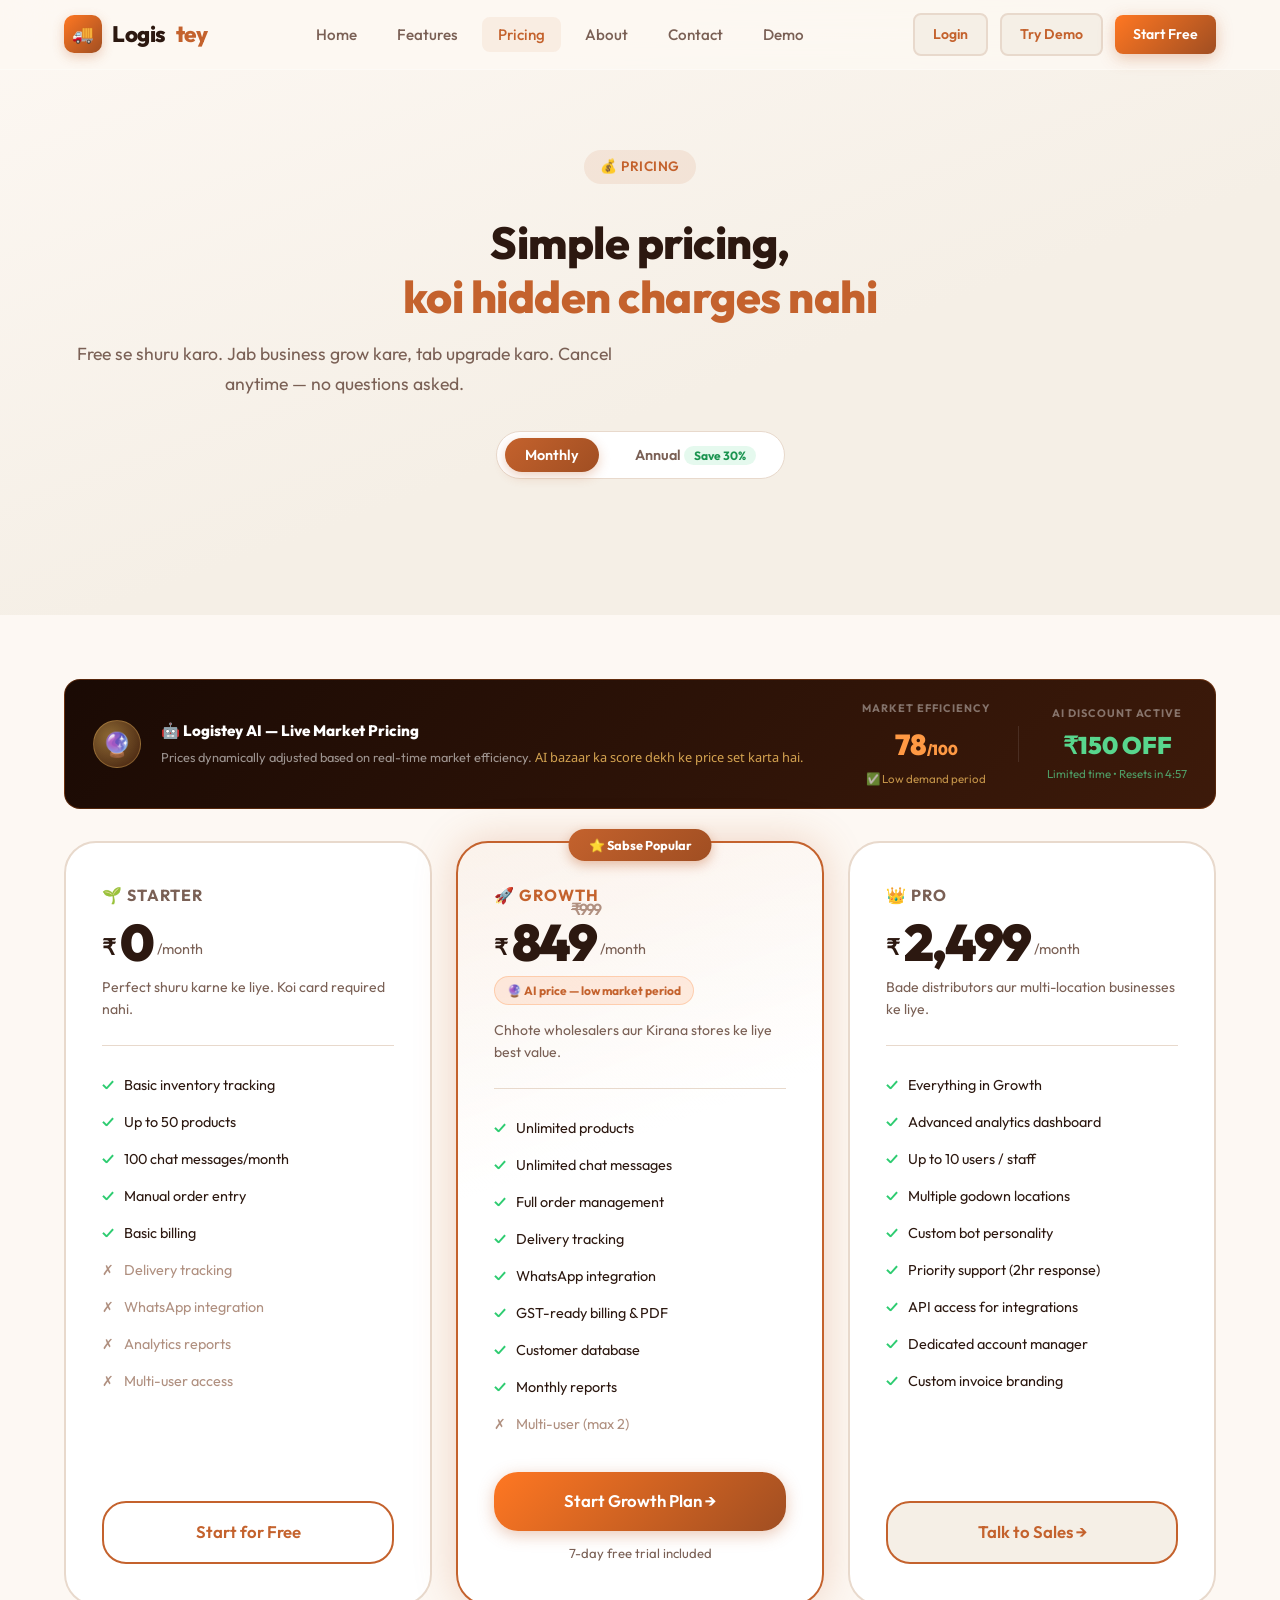
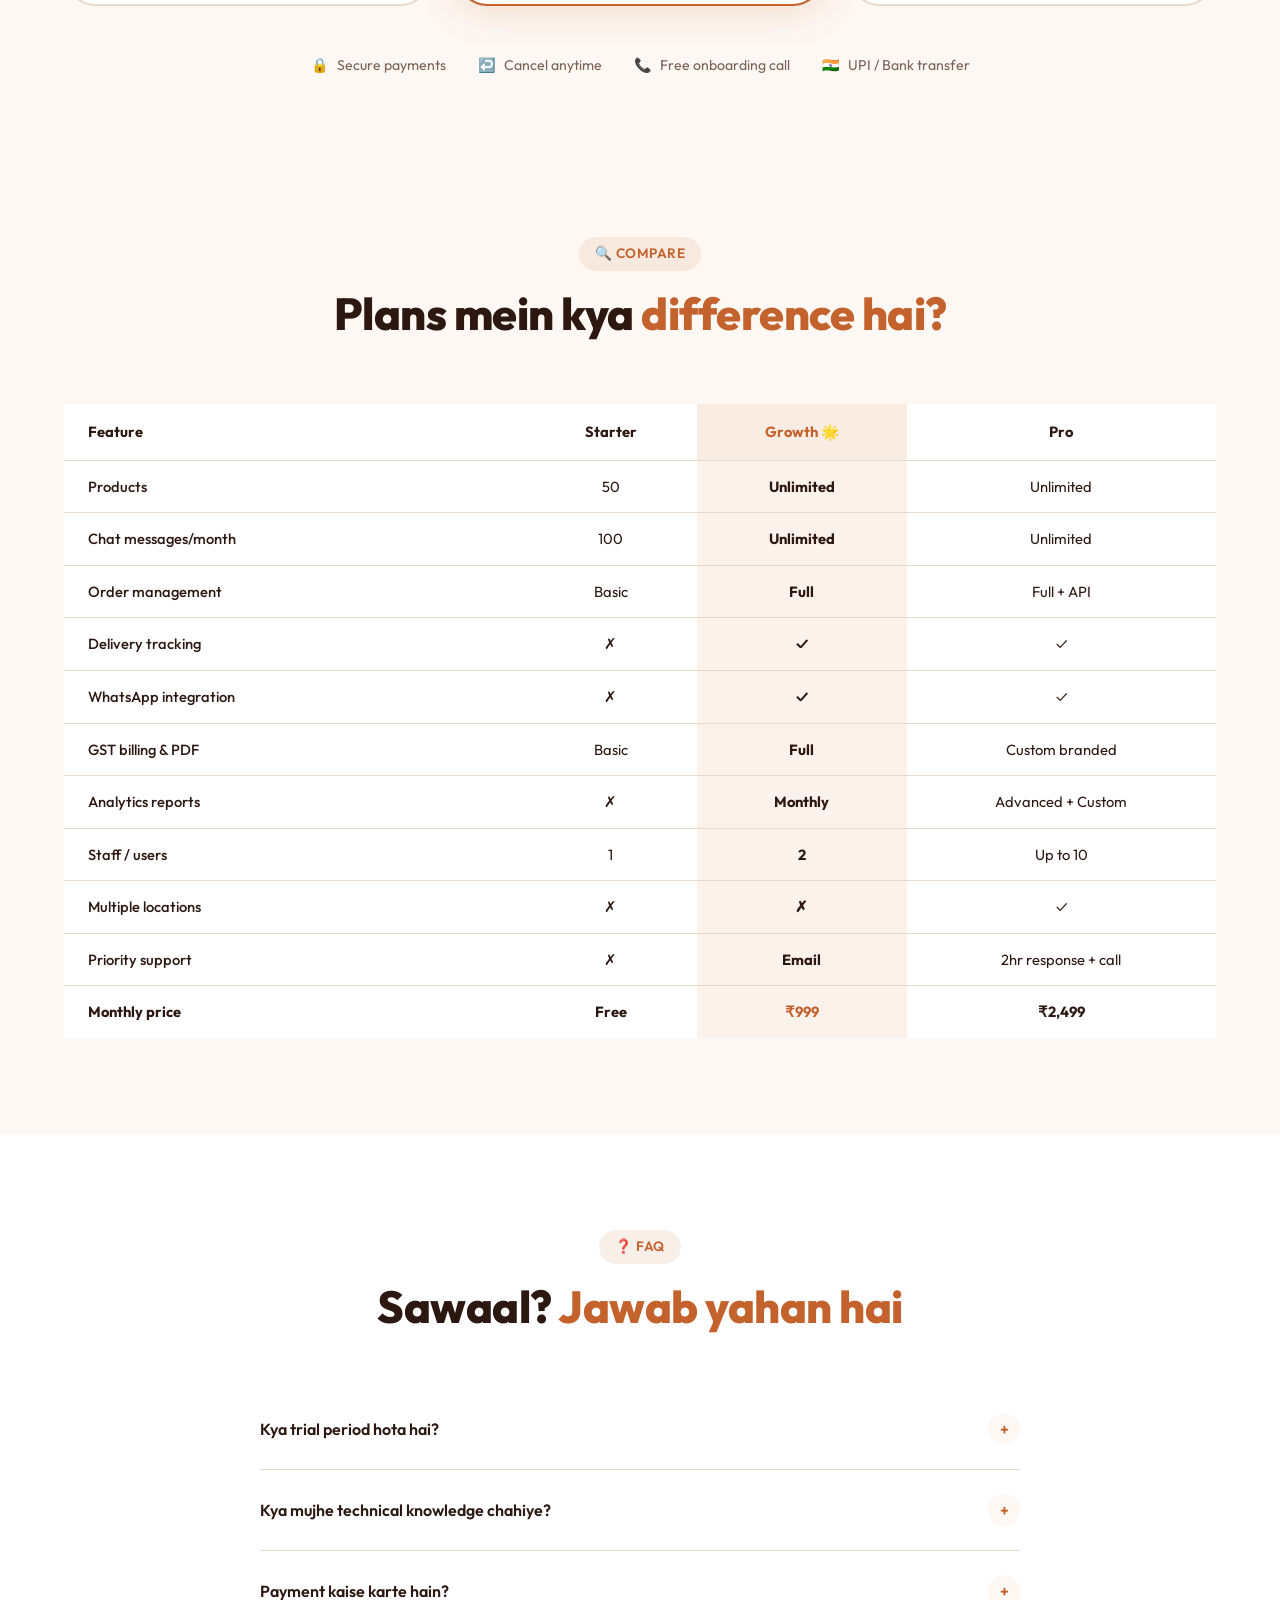
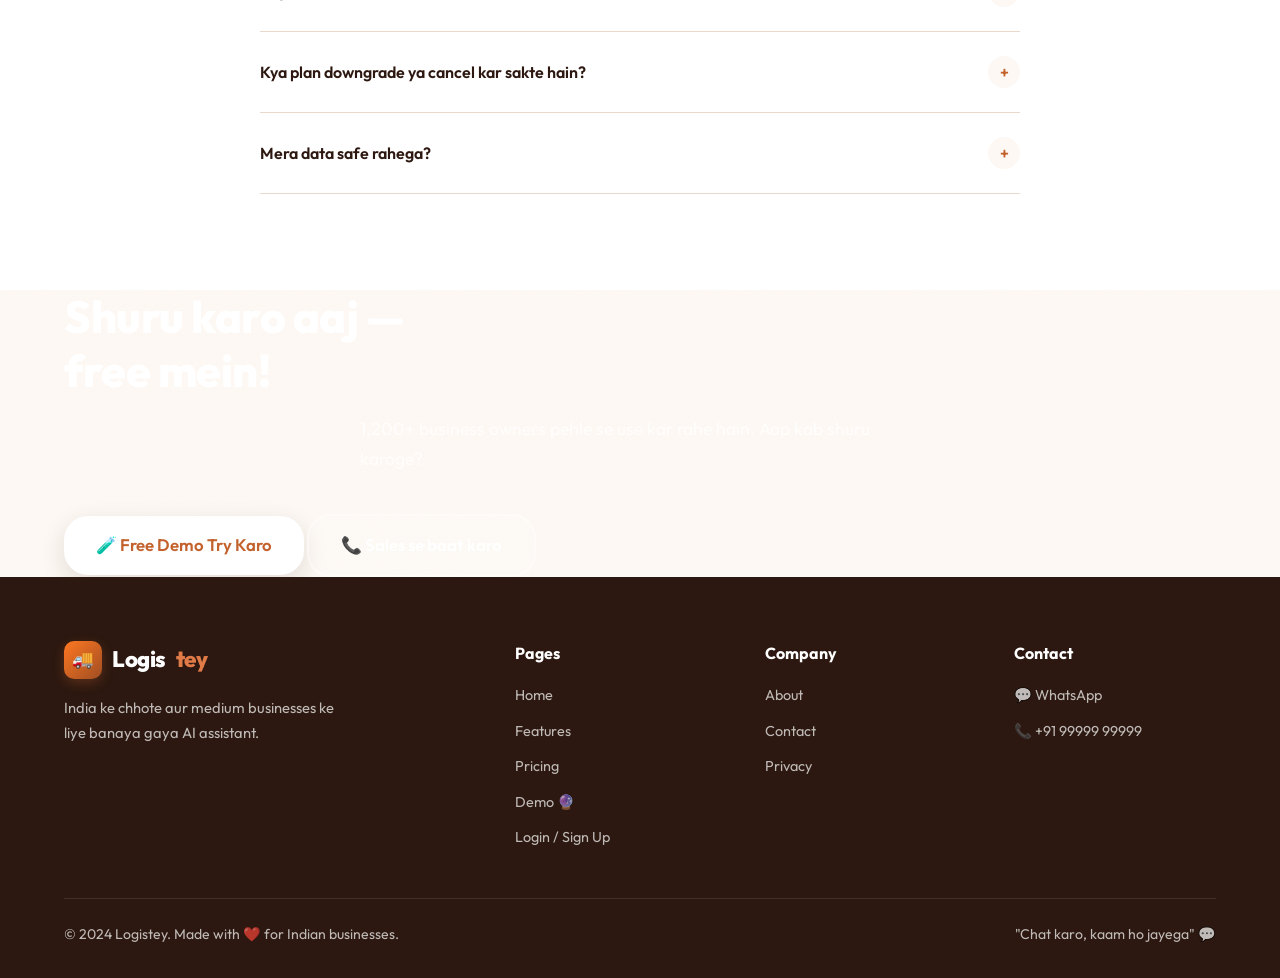
<file: pricing.html>
<!DOCTYPE html>
<html lang="en">

<head>
  <meta charset="UTF-8" />
  <meta name="viewport" content="width=device-width, initial-scale=1.0" />
  <title>Pricing — Logistey | Simple pricing, koi hidden charges nahi</title>
  <meta name="description"
    content="Logistey ke plans — Starter free, Growth ₹999/month, Pro ₹2499/month. Koi hidden charges nahi, cancel anytime." />
  <link rel="stylesheet" href="style.css" />
  <link rel="manifest" href="manifest.json" />
  <style>
    .page-hero {
      background: linear-gradient(160deg, var(--cream) 0%, var(--secondary) 60%);
      padding: calc(var(--nav-height) + 80px) 0 80px;
      text-align: center;
    }

    /* Pricing toggle */
    .billing-toggle {
      display: inline-flex;
      align-items: center;
      gap: 16px;
      background: white;
      border: 1px solid var(--border);
      border-radius: 100px;
      padding: 6px 8px;
      margin: 32px auto 56px;
    }

    .toggle-option {
      padding: 8px 20px;
      border-radius: 100px;
      font-size: 0.9rem;
      font-weight: 600;
      cursor: pointer;
      transition: var(--transition);
      color: var(--text-muted);
      border: none;
      background: none;
      font-family: 'Outfit', sans-serif;
    }

    .toggle-option.active {
      background: linear-gradient(135deg, var(--primary), var(--primary-dark));
      color: white;
      box-shadow: 0 4px 12px rgba(196, 98, 45, 0.3);
    }

    .save-badge {
      background: rgba(46, 204, 113, 0.12);
      color: #1a9450;
      font-size: 0.75rem;
      font-weight: 700;
      padding: 2px 10px;
      border-radius: 100px;
    }

    /* Pricing cards */
    .pricing-grid {
      display: grid;
      grid-template-columns: repeat(3, 1fr);
      gap: 24px;
      align-items: stretch;
    }

    .pricing-card {
      background: white;
      border-radius: var(--radius-xl);
      padding: 40px 36px;
      border: 2px solid var(--border);
      transition: var(--transition);
      position: relative;
      display: flex;
      flex-direction: column;
    }

    .pricing-card:hover {
      transform: translateY(-6px);
      box-shadow: var(--shadow-lg);
    }

    .pricing-card.featured {
      border-color: var(--primary);
      background: linear-gradient(160deg, rgba(196, 98, 45, 0.04) 0%, white 40%);
      box-shadow: var(--shadow-glow);
    }

    .pricing-card.featured:hover {
      transform: translateY(-8px);
    }

    .popular-tag {
      position: absolute;
      top: -14px;
      left: 50%;
      transform: translateX(-50%);
      background: linear-gradient(135deg, var(--primary), var(--primary-dark));
      color: white;
      padding: 6px 20px;
      border-radius: 100px;
      font-size: 0.8rem;
      font-weight: 700;
      white-space: nowrap;
      box-shadow: 0 4px 12px rgba(196, 98, 45, 0.4);
    }

    .plan-name {
      font-size: 1rem;
      font-weight: 700;
      color: var(--text-muted);
      text-transform: uppercase;
      letter-spacing: 1px;
      margin-bottom: 8px;
    }

    .plan-price {
      display: flex;
      align-items: flex-end;
      gap: 4px;
      margin-bottom: 8px;
    }

    .plan-currency {
      font-size: 1.4rem;
      font-weight: 700;
      color: var(--dark);
      line-height: 1.8;
    }

    .plan-amount {
      font-size: 3.2rem;
      font-weight: 900;
      color: var(--dark);
      line-height: 1;
      letter-spacing: -2px;
    }

    .plan-period {
      font-size: 0.9rem;
      color: var(--text-muted);
      margin-bottom: 4px;
      line-height: 2;
    }

    .plan-tagline {
      font-size: 0.88rem;
      color: var(--text-muted);
      margin-bottom: 28px;
      padding-bottom: 24px;
      border-bottom: 1px solid var(--border);
    }

    .plan-features {
      list-style: none;
      display: flex;
      flex-direction: column;
      gap: 14px;
      margin-bottom: 36px;
      flex: 1;
    }

    .plan-features li {
      display: flex;
      gap: 10px;
      align-items: flex-start;
      font-size: 0.9rem;
      color: var(--text-main);
    }

    .plan-features .check {
      color: var(--success);
      font-weight: 700;
      flex-shrink: 0;
    }

    .plan-features .cross {
      color: var(--text-light);
      flex-shrink: 0;
    }

    .plan-features li.disabled {
      color: var(--text-light);
    }

    .annual-price {
      display: none;
    }

    /* FAQ */
    .faq-section {
      background: white;
    }

    .faq-list {
      max-width: 760px;
      margin: 56px auto 0;
    }

    .faq-item {
      border-bottom: 1px solid var(--border);
    }

    .faq-question {
      display: flex;
      justify-content: space-between;
      align-items: center;
      padding: 24px 0;
      cursor: pointer;
      font-weight: 600;
      color: var(--dark);
      font-size: 1rem;
    }

    .faq-question .icon {
      width: 32px;
      height: 32px;
      background: var(--cream);
      border-radius: 50%;
      display: flex;
      align-items: center;
      justify-content: center;
      color: var(--primary);
      font-size: 1rem;
      flex-shrink: 0;
      transition: var(--transition);
    }

    .faq-item.open .faq-question .icon {
      background: var(--primary);
      color: white;
      transform: rotate(45deg);
    }

    .faq-answer {
      max-height: 0;
      overflow: hidden;
      transition: max-height 0.4s ease, padding 0.3s ease;
    }

    .faq-answer-inner {
      padding-bottom: 20px;
      color: var(--text-muted);
      font-size: 0.95rem;
      line-height: 1.7;
    }

    .faq-item.open .faq-answer {
      max-height: 200px;
    }

    /* Compare table */
    .compare-section {
      background: var(--cream);
    }

    .compare-table {
      width: 100%;
      border-collapse: separate;
      border-spacing: 0;
      font-size: 0.92rem;
      margin-top: 48px;
    }

    .compare-table th {
      padding: 16px 24px;
      text-align: center;
      font-weight: 700;
      background: white;
    }

    .compare-table th:first-child {
      text-align: left;
    }

    .compare-table th.featured-col {
      background: rgba(196, 98, 45, 0.08);
      color: var(--primary);
    }

    .compare-table td {
      padding: 14px 24px;
      text-align: center;
      border-top: 1px solid var(--border);
      background: white;
    }

    .compare-table td:first-child {
      text-align: left;
      font-weight: 500;
      color: var(--text-main);
      background: white;
    }

    .compare-table td.featured-col {
      background: rgba(196, 98, 45, 0.04);
    }

    .compare-table tbody tr:hover td {
      background: var(--cream);
    }

    @media (max-width: 768px) {
      .pricing-grid {
        grid-template-columns: 1fr;
      }

      .compare-table {
        font-size: 0.8rem;
      }

      .compare-table th,
      .compare-table td {
        padding: 10px 12px;
      }
    }
  </style>
</head>

<body>

  <nav class="navbar" id="navbar">
    <div class="nav-inner">
      <a href="/" class="nav-logo">
        <div class="logo-icon">🚚</div>Logis<span>tey</span>
      </a>
      <ul class="nav-links">
        <li><a href="/">Home</a></li>
        <li><a href="/features">Features</a></li>
        <li><a href="/pricing" class="active">Pricing</a></li>
        <li><a href="/about">About</a></li>
        <li><a href="/contact">Contact</a></li>
        <li><a href="/dashboard">Demo</a></li>
      </ul>
      <div class="nav-cta">
        <a href="/login" class="btn btn-secondary btn-sm">Login</a>
        <a href="/dashboard" class="btn btn-secondary btn-sm">Try Demo</a>
        <a href="#plans" class="btn btn-primary btn-sm">Start Free</a>
      </div>
      <button class="hamburger" id="hamburger"><span></span><span></span><span></span></button>
    </div>
  </nav>
  <div class="mobile-menu" id="mobileMenu">
    <a href="/">Home</a><a href="/features">Features</a><a href="/pricing">Pricing</a>
    <a href="/about">About</a><a href="/contact">Contact</a><a href="/dashboard">🧪 Try Demo</a>
  </div>

  <!-- HERO -->
  <section class="page-hero">
    <div class="container">
      <span class="section-label fade-up">💰 Pricing</span>
      <h1 class="section-title fade-up delay-1" style="margin-top:16px">Simple pricing,<br /><span class="highlight">koi
          hidden charges nahi</span></h1>
      <p class="section-subtitle fade-up delay-2">Free se shuru karo. Jab business grow kare, tab upgrade karo. Cancel
        anytime — no questions asked.</p>

      <div class="billing-toggle fade-up delay-3">
        <button class="toggle-option active" id="monthlyBtn" onclick="setBilling('monthly')">Monthly</button>
        <button class="toggle-option" id="annualBtn" onclick="setBilling('annual')">
          Annual <span class="save-badge">Save 30%</span>
        </button>
      </div>
    </div>
  </section>

  <!-- PRICING CARDS -->
  <section class="section-sm" id="plans">
    <div class="container">

      <!-- AI Market Score Banner -->
      <div id="aiPricingBanner"
        style="background:linear-gradient(135deg,#1a0a04,#3D1A0A);border-radius:16px;padding:20px 28px;margin-bottom:32px;display:flex;align-items:center;gap:20px;flex-wrap:wrap;border:1px solid rgba(255,119,34,0.25)">
        <div
          style="width:48px;height:48px;border-radius:50%;background:radial-gradient(circle at 35% 35%,rgba(255,200,100,0.5),rgba(196,98,45,0.2));border:1.5px solid rgba(255,200,100,0.3);display:flex;align-items:center;justify-content:center;font-size:1.5rem;flex-shrink:0;animation:orbGlow 3s ease-in-out infinite">
          🔮</div>
        <div style="flex:1">
          <div style="font-weight:800;color:white;font-size:0.95rem;margin-bottom:4px">🤖 Logistey AI — Live Market
            Pricing</div>
          <div style="font-size:0.8rem;color:rgba(255,255,255,0.55)">Prices dynamically adjusted based on real-time
            market efficiency. <span
              style="color:rgba(255,200,100,0.8);font-family:'Noto Sans Devanagari',sans-serif">AI bazaar ka score dekh
              ke price set karta hai.</span></div>
        </div>
        <div style="text-align:center;flex-shrink:0">
          <div
            style="font-size:0.68rem;font-weight:700;text-transform:uppercase;letter-spacing:1px;color:rgba(255,255,255,0.4);margin-bottom:4px">
            Market Efficiency</div>
          <div id="mktScorePricing" style="font-size:1.8rem;font-weight:900;color:#FF9944">78<span
              style="font-size:0.9rem">/100</span></div>
          <div id="mktCondition" style="font-size:0.72rem;color:rgba(255,200,100,0.7);margin-top:2px">✅ Low demand
            period</div>
        </div>
        <div style="flex-shrink:0">
          <div style="height:36px;width:1px;background:rgba(255,255,255,0.1);margin:0 8px"></div>
        </div>
        <div style="text-align:center;flex-shrink:0">
          <div
            style="font-size:0.68rem;font-weight:700;text-transform:uppercase;letter-spacing:1px;color:rgba(255,255,255,0.4);margin-bottom:4px">
            AI Discount Active</div>
          <div id="aiDiscountLabel" style="font-size:1.5rem;font-weight:900;color:#58D68D">₹150 OFF</div>
          <div style="font-size:0.72rem;color:rgba(88,214,141,0.7)">Limited time • Resets in <span
              id="priceTimer">4:58</span></div>
        </div>
      </div>
      <div class="pricing-grid">

        <!-- STARTER -->
        <div class="pricing-card fade-up">
          <div class="plan-name">🌱 Starter</div>
          <div class="plan-price">
            <span class="plan-currency">₹</span>
            <span class="plan-amount monthly-price">0</span>
            <span class="plan-amount annual-price">0</span>
            <span class="plan-period">/month</span>
          </div>
          <div class="plan-tagline">Perfect shuru karne ke liye. Koi card required nahi.</div>

          <ul class="plan-features">
            <li><span class="check">✓</span> Basic inventory tracking</li>
            <li><span class="check">✓</span> Up to 50 products</li>
            <li><span class="check">✓</span> 100 chat messages/month</li>
            <li><span class="check">✓</span> Manual order entry</li>
            <li><span class="check">✓</span> Basic billing</li>
            <li class="disabled"><span class="cross">✗</span> <span>Delivery tracking</span></li>
            <li class="disabled"><span class="cross">✗</span> <span>WhatsApp integration</span></li>
            <li class="disabled"><span class="cross">✗</span> <span>Analytics reports</span></li>
            <li class="disabled"><span class="cross">✗</span> <span>Multi-user access</span></li>
          </ul>

          <a href="/contact" class="btn btn-outline btn-lg" style="width:100%;justify-content:center">Start for
            Free</a>
        </div>

        <!-- GROWTH (FEATURED) -->
        <div class="pricing-card featured fade-up delay-1">
          <div class="popular-tag">⭐ Sabse Popular</div>
          <div class="plan-name" style="color:var(--primary)">🚀 Growth</div>
          <div class="plan-price">
            <span class="plan-currency">₹</span>
            <span id="growthMonthly" class="plan-amount monthly-price" style="position:relative;transition:all 0.3s">
              849
              <del id="growthOriginal"
                style="position:absolute;top:-16px;right:-4px;font-size:1rem;color:var(--text-light);font-weight:600;font-style:normal">₹999</del>
            </span>
            <span class="plan-amount annual-price">699</span>
            <span class="plan-period">/month</span>
          </div>
          <div style="margin-bottom:14px">
            <span id="aiPriceTag"
              style="background:rgba(255,119,34,0.12);color:#C4622D;border:1px solid rgba(255,119,34,0.25);border-radius:100px;padding:4px 12px;font-size:0.75rem;font-weight:700;display:inline-flex;align-items:center;gap:5px">
              🔮 AI price — low market period
            </span>
          </div>
          <div class="plan-tagline">Chhote wholesalers aur Kirana stores ke liye best value.</div>

          <ul class="plan-features">
            <li><span class="check">✓</span> Unlimited products</li>
            <li><span class="check">✓</span> Unlimited chat messages</li>
            <li><span class="check">✓</span> Full order management</li>
            <li><span class="check">✓</span> Delivery tracking</li>
            <li><span class="check">✓</span> WhatsApp integration</li>
            <li><span class="check">✓</span> GST-ready billing & PDF</li>
            <li><span class="check">✓</span> Customer database</li>
            <li><span class="check">✓</span> Monthly reports</li>
            <li class="disabled"><span class="cross">✗</span> <span>Multi-user (max 2)</span></li>
          </ul>

          <a href="/contact" class="btn btn-primary btn-lg" style="width:100%;justify-content:center">Start Growth
            Plan →</a>
          <div style="text-align:center;margin-top:12px;font-size:0.82rem;color:var(--text-muted)">7-day free trial
            included</div>
        </div>

        <!-- PRO -->
        <div class="pricing-card fade-up delay-2">
          <div class="plan-name">👑 Pro</div>
          <div class="plan-price">
            <span class="plan-currency">₹</span>
            <span class="plan-amount monthly-price">2,499</span>
            <span class="plan-amount annual-price">1,749</span>
            <span class="plan-period">/month</span>
          </div>
          <div class="plan-tagline">Bade distributors aur multi-location businesses ke liye.</div>

          <ul class="plan-features">
            <li><span class="check">✓</span> Everything in Growth</li>
            <li><span class="check">✓</span> Advanced analytics dashboard</li>
            <li><span class="check">✓</span> Up to 10 users / staff</li>
            <li><span class="check">✓</span> Multiple godown locations</li>
            <li><span class="check">✓</span> Custom bot personality</li>
            <li><span class="check">✓</span> Priority support (2hr response)</li>
            <li><span class="check">✓</span> API access for integrations</li>
            <li><span class="check">✓</span> Dedicated account manager</li>
            <li><span class="check">✓</span> Custom invoice branding</li>
          </ul>

          <a href="/contact" class="btn btn-secondary btn-lg"
            style="width:100%;justify-content:center;border-color:var(--primary);color:var(--primary)">Talk to Sales
            →</a>
        </div>

      </div>

      <!-- Trust strip -->
      <div style="text-align:center;margin-top:48px;display:flex;justify-content:center;gap:32px;flex-wrap:wrap"
        class="fade-up">
        <div style="display:flex;align-items:center;gap:8px;color:var(--text-muted);font-size:0.88rem">
          <span>🔒</span> Secure payments
        </div>
        <div style="display:flex;align-items:center;gap:8px;color:var(--text-muted);font-size:0.88rem">
          <span>↩️</span> Cancel anytime
        </div>
        <div style="display:flex;align-items:center;gap:8px;color:var(--text-muted);font-size:0.88rem">
          <span>📞</span> Free onboarding call
        </div>
        <div style="display:flex;align-items:center;gap:8px;color:var(--text-muted);font-size:0.88rem">
          <span>🇮🇳</span> UPI / Bank transfer
        </div>
      </div>
    </div>
  </section>

  <!-- COMPARE TABLE -->
  <section class="section compare-section">
    <div class="container">
      <div class="text-center">
        <span class="section-label fade-up">🔍 Compare</span>
        <h2 class="section-title fade-up delay-1">Plans mein kya <span class="highlight">difference hai?</span></h2>
      </div>

      <div style="overflow-x:auto" class="fade-up delay-2">
        <table class="compare-table">
          <thead>
            <tr>
              <th style="width:40%">Feature</th>
              <th>Starter</th>
              <th class="featured-col">Growth 🌟</th>
              <th>Pro</th>
            </tr>
          </thead>
          <tbody>
            <tr>
              <td>Products</td>
              <td>50</td>
              <td class="featured-col"><strong>Unlimited</strong></td>
              <td>Unlimited</td>
            </tr>
            <tr>
              <td>Chat messages/month</td>
              <td>100</td>
              <td class="featured-col"><strong>Unlimited</strong></td>
              <td>Unlimited</td>
            </tr>
            <tr>
              <td>Order management</td>
              <td>Basic</td>
              <td class="featured-col"><strong>Full</strong></td>
              <td>Full + API</td>
            </tr>
            <tr>
              <td>Delivery tracking</td>
              <td>✗</td>
              <td class="featured-col"><strong>✓</strong></td>
              <td>✓</td>
            </tr>
            <tr>
              <td>WhatsApp integration</td>
              <td>✗</td>
              <td class="featured-col"><strong>✓</strong></td>
              <td>✓</td>
            </tr>
            <tr>
              <td>GST billing & PDF</td>
              <td>Basic</td>
              <td class="featured-col"><strong>Full</strong></td>
              <td>Custom branded</td>
            </tr>
            <tr>
              <td>Analytics reports</td>
              <td>✗</td>
              <td class="featured-col"><strong>Monthly</strong></td>
              <td>Advanced + Custom</td>
            </tr>
            <tr>
              <td>Staff / users</td>
              <td>1</td>
              <td class="featured-col"><strong>2</strong></td>
              <td>Up to 10</td>
            </tr>
            <tr>
              <td>Multiple locations</td>
              <td>✗</td>
              <td class="featured-col"><strong>✗</strong></td>
              <td>✓</td>
            </tr>
            <tr>
              <td>Priority support</td>
              <td>✗</td>
              <td class="featured-col"><strong>Email</strong></td>
              <td>2hr response + call</td>
            </tr>
            <tr>
              <td><strong>Monthly price</strong></td>
              <td><strong>Free</strong></td>
              <td class="featured-col" style="color:var(--primary)"><strong>₹999</strong></td>
              <td><strong>₹2,499</strong></td>
            </tr>
          </tbody>
        </table>
      </div>
    </div>
  </section>

  <!-- FAQ -->
  <section class="section faq-section">
    <div class="container">
      <div class="text-center">
        <span class="section-label fade-up">❓ FAQ</span>
        <h2 class="section-title fade-up delay-1">Sawaal? <span class="highlight">Jawab yahan hai</span></h2>
      </div>

      <div class="faq-list" id="faqList">
        <div class="faq-item">
          <div class="faq-question" onclick="toggleFaq(this)">
            <span>Kya trial period hota hai?</span>
            <span class="icon">+</span>
          </div>
          <div class="faq-answer">
            <div class="faq-answer-inner">Haan! Growth plan ke saath 7-day free trial milta hai — koi credit card nahi
              chahiye shuru mein. Free plan hamesha free rehta hai.</div>
          </div>
        </div>
        <div class="faq-item">
          <div class="faq-question" onclick="toggleFaq(this)">
            <span>Kya mujhe technical knowledge chahiye?</span>
            <span class="icon">+</span>
          </div>
          <div class="faq-answer">
            <div class="faq-answer-inner">Bilkul nahi! Agar aap WhatsApp use kar sakte ho, Logistey use kar sakte ho.
              Setup mein sirf 2 minutes lagte hain. Hamare team aapki onboarding mein help karegi.</div>
          </div>
        </div>
        <div class="faq-item">
          <div class="faq-question" onclick="toggleFaq(this)">
            <span>Payment kaise karte hain?</span>
            <span class="icon">+</span>
          </div>
          <div class="faq-answer">
            <div class="faq-answer-inner">UPI (PhonePe, GPay, Paytm), net banking, aur credit/debit card — sab accept
              hote hain. Invoice milegi jo aap expenses mein use kar sakte ho.</div>
          </div>
        </div>
        <div class="faq-item">
          <div class="faq-question" onclick="toggleFaq(this)">
            <span>Kya plan downgrade ya cancel kar sakte hain?</span>
            <span class="icon">+</span>
          </div>
          <div class="faq-answer">
            <div class="faq-answer-inner">Haan, kabhi bhi cancel kar sakte ho. Baki month ka pro-rata refund milega. Koi
              questions nahi poochhi jaayegi.</div>
          </div>
        </div>
        <div class="faq-item">
          <div class="faq-question" onclick="toggleFaq(this)">
            <span>Mera data safe rahega?</span>
            <span class="icon">+</span>
          </div>
          <div class="faq-answer">
            <div class="faq-answer-inner">Bilkul. Aapka data encrypted servers pe India mein store hota hai. Hum kabhi
              bhi aapka business data third parties ke saath share nahi karte.</div>
          </div>
        </div>
      </div>
    </div>
  </section>

  <!-- CTA -->
  <section class="cta-section grain-bg">
    <div class="container" style="position:relative;z-index:1">
      <h2 class="section-title fade-up" style="color:white">Shuru karo aaj —<br />free mein!</h2>
      <p class="section-subtitle fade-up delay-1" style="color:rgba(255,255,255,0.8);margin:0 auto 40px">1,200+ business
        owners pehle se use kar rahe hain. Aap kab shuru karoge?</p>
      <div class="cta-buttons fade-up delay-2">
        <a href="/dashboard" class="btn btn-white btn-lg">🧪 Free Demo Try Karo</a>
        <a href="/contact" class="btn btn-lg"
          style="background:rgba(255,255,255,0.15);color:white;border:2px solid rgba(255,255,255,0.35)">📞 Sales se baat
          karo</a>
      </div>
    </div>
  </section>

  <footer>
    <div class="container">
      <div class="footer-grid">
        <div class="footer-brand">
          <div class="nav-logo">
            <div class="logo-icon">🚚</div>Logis<span style="color:var(--primary-light)">tey</span>
          </div>
          <p>India ke chhote aur medium businesses ke liye banaya gaya AI assistant.</p>
        </div>
        <div class="footer-col">
          <h4>Pages</h4>
          <ul>
            <li><a href="/">Home</a></li>
            <li><a href="/features">Features</a></li>
            <li><a href="/pricing">Pricing</a></li>
            <li><a href="/dashboard">Demo 🔮</a></li>
            <li><a href="/login">Login / Sign Up</a></li>
          </ul>
        </div>
        <div class="footer-col">
          <h4>Company</h4>
          <ul>
            <li><a href="/about">About</a></li>
            <li><a href="/contact">Contact</a></li>
            <li><a href="#">Privacy</a></li>
          </ul>
        </div>
        <div class="footer-col">
          <h4>Contact</h4>
          <ul>
            <li><a href="https://wa.me/919999999999">💬 WhatsApp</a></li>
            <li><a href="tel:+919999999999">📞 +91 99999 99999</a></li>
          </ul>
        </div>
      </div>
      <div class="footer-bottom">
        <span>© 2024 Logistey. Made with ❤️ for Indian businesses.</span>
        <span>"Chat karo, kaam ho jayega" 💬</span>
      </div>
    </div>
  </footer>

  <script>
    const navbar = document.getElementById('navbar');
    window.addEventListener('scroll', () => navbar.classList.toggle('scrolled', window.scrollY > 20));
    document.getElementById('hamburger').addEventListener('click', () => document.getElementById('mobileMenu').classList.toggle('open'));
    const observer = new IntersectionObserver(entries => entries.forEach(e => { if (e.isIntersecting) e.target.classList.add('visible'); }), { threshold: 0.12 });
    document.querySelectorAll('.fade-up').forEach(el => observer.observe(el));

    function setBilling(type) {
      const isAnnual = type === 'annual';
      document.getElementById('monthlyBtn').classList.toggle('active', !isAnnual);
      document.getElementById('annualBtn').classList.toggle('active', isAnnual);
      document.querySelectorAll('.monthly-price').forEach(el => el.style.display = isAnnual ? 'none' : 'inline');
      document.querySelectorAll('.annual-price').forEach(el => el.style.display = isAnnual ? 'inline' : 'none');
      const aiTag = document.getElementById('aiPriceTag');
      if (aiTag) aiTag.style.display = isAnnual ? 'none' : 'inline-flex';
      const orig = document.getElementById('growthOriginal');
      if (orig) orig.style.display = isAnnual ? 'none' : 'inline';
    }

    // ===== AI DYNAMIC PRICING ENGINE =====
    const pricingScenarios = [
      { score: 78, price: 849, savings: 150, condition: '✅ Low demand period', tag: '🔮 AI price — low market period', color: '#58D68D', discountColor: '#58D68D' },
      { score: 55, price: 899, savings: 100, condition: '⚠️ Moderate volatility', tag: '🤖 AI adjusted — market stabilizing', color: '#F5B041', discountColor: '#F5B041' },
      { score: 91, price: 799, savings: 200, condition: '🎉 Peak efficiency!', tag: '✨ Best AI price today!', color: '#5DADE2', discountColor: '#5DADE2' },
      { score: 62, price: 929, savings: 70, condition: '📈 Market recovering', tag: '🔮 AI tracking market...', color: '#F5B041', discountColor: '#F5B041' },
    ];

    let scenIdx = 0;
    let countdownSec = 298;

    function updateAIPricing() {
      const s = pricingScenarios[scenIdx];
      // Animate score
      const scoreEl = document.getElementById('mktScorePricing');
      if (scoreEl) {
        scoreEl.style.opacity = '0.3';
        setTimeout(() => {
          scoreEl.innerHTML = s.score + '<span style="font-size:0.9rem">/100</span>';
          scoreEl.style.opacity = '1';
        }, 300);
      }
      // Update condition
      const cond = document.getElementById('mktCondition');
      if (cond) cond.textContent = s.condition;
      // Flicker price
      const priceEl = document.getElementById('growthMonthly');
      if (priceEl) {
        priceEl.style.animation = 'priceFlicker 0.6s ease';
        priceEl.style.color = s.color;
        setTimeout(() => {
          priceEl.childNodes[0].textContent = s.price;
          priceEl.style.animation = '';
          priceEl.style.color = '';
        }, 600);
      }
      // Update discount label
      const discEl = document.getElementById('aiDiscountLabel');
      if (discEl) {
        discEl.style.color = s.discountColor;
        discEl.textContent = '₹' + s.savings + ' OFF';
      }
      // Update AI tag
      const tagEl = document.getElementById('aiPriceTag');
      if (tagEl) tagEl.textContent = s.tag;
      // Next scenario
      scenIdx = (scenIdx + 1) % pricingScenarios.length;
    }

    // Countdown timer
    function updateTimer() {
      countdownSec--;
      if (countdownSec < 0) { countdownSec = 299; updateAIPricing(); }
      const m = Math.floor(countdownSec / 60);
      const s = countdownSec % 60;
      const el = document.getElementById('priceTimer');
      if (el) el.textContent = m + ':' + String(s).padStart(2, '0');
    }

    // Animate price on load (staggered)
    setTimeout(updateAIPricing, 2500);
    setInterval(updateAIPricing, 18000);
    setInterval(updateTimer, 1000);

    // Add priceFlicker keyframe dynamically
    const style = document.createElement('style');
    style.textContent = '@keyframes priceFlicker { 0%{opacity:1} 10%{opacity:0.3} 20%{opacity:0.8} 30%{opacity:0.4} 50%{opacity:1} 80%{opacity:0.7} 100%{opacity:1} }';
    document.head.appendChild(style);

    function toggleFaq(el) {
      const item = el.parentElement;
      const isOpen = item.classList.contains('open');
      document.querySelectorAll('.faq-item').forEach(i => i.classList.remove('open'));
      if (!isOpen) item.classList.add('open');
    }
  </script>

  <script>
    if ('serviceWorker' in navigator) {
      window.addEventListener('load', () => {
        navigator.serviceWorker.register('./sw.js')
          .then(reg => console.log('Service Worker registered', reg))
          .catch(err => console.error('Service Worker registration failed', err));
      });
    }
  </script>
  <script src="cursor.js"></script>
</body>

</html>
</file>
<file: style.css>
/* =============================================
   Logistey — Global Design System v2.0
   Glassmorphism + Organic Flow + Hinglish UI
   ============================================= */

@import url('https://fonts.googleapis.com/css2?family=Outfit:wght@300;400;500;600;700;800;900&family=Noto+Sans+Devanagari:wght@400;500;600;700;800&display=swap');

/* --- CSS Variables --- */
:root {
  /* Brand Colors */
  --primary: #C4622D;
  --primary-dark: #A04E22;
  --primary-light: #E07A47;
  --saffron: #FF7722;
  --saffron-deep: #E05A00;
  --sunset: #FF6B35;

  /* Neutrals */
  --secondary: #F5EFE6;
  --dark: #2C1810;
  --dark-mid: #4A2C1A;
  --brown-soft: #7A4030;
  --cream: #FDF8F3;
  --cream-dark: #EDE3D5;
  --white: #FFFFFF;

  /* Text */
  --text-main: #2C1810;
  --text-muted: #7A6055;
  --text-light: #B09080;

  /* Semantic */
  --success: #2ECC71;
  --warning: #F39C12;
  --danger: #E74C3C;
  --info: #3498DB;
  --border: #E8D9CC;

  /* Shadows */
  --shadow-sm: 0 2px 8px rgba(44, 24, 16, 0.08);
  --shadow-md: 0 8px 24px rgba(44, 24, 16, 0.12);
  --shadow-lg: 0 20px 60px rgba(44, 24, 16, 0.18);
  --shadow-glow: 0 0 40px rgba(196, 98, 45, 0.25);
  --shadow-float: 0 8px 32px rgba(196, 98, 45, 0.18), 0 2px 8px rgba(44, 24, 16, 0.08);
  --shadow-glass: 0 8px 32px rgba(196, 98, 45, 0.12), 0 1px 0 rgba(255, 255, 255, 0.6) inset;

  /* Radius */
  --radius-sm: 8px;
  --radius-md: 16px;
  --radius-lg: 24px;
  --radius-xl: 32px;
  --radius-fluid: 50px;
  --radius-pill: 100px;

  /* Glass */
  --glass: rgba(255, 255, 255, 0.72);
  --glass-strong: rgba(255, 255, 255, 0.88);
  --glass-dark: rgba(44, 24, 16, 0.60);
  --glass-border: rgba(255, 255, 255, 0.35);

  /* Layout */
  --nav-height: 70px;
  --transition: 0.3s cubic-bezier(0.4, 0, 0.2, 1);
  --transition-spring: 0.5s cubic-bezier(0.175, 0.885, 0.32, 1.275);
}

/* --- Reset & Base --- */
*,
*::before,
*::after {
  margin: 0;
  padding: 0;
  box-sizing: border-box;
}

html {
  scroll-behavior: smooth;
}

body {
  font-family: 'Outfit', sans-serif;
  background: var(--cream);
  color: var(--text-main);
  line-height: 1.6;
  overflow-x: hidden;
}

img {
  max-width: 100%;
  display: block;
}

a {
  text-decoration: none;
  color: inherit;
}

/* --- Hindi / Devanagari Text --- */
.hindi-text {
  font-family: 'Noto Sans Devanagari', 'Outfit', sans-serif;
  font-weight: 600;
}

.hinglish-label {
  font-family: 'Noto Sans Devanagari', 'Outfit', sans-serif;
  font-size: 0.75rem;
  font-weight: 500;
  color: var(--text-muted);
  display: block;
  margin-bottom: 2px;
}

/* --- Glassmorphism Cards --- */
.card-glass {
  background: var(--glass);
  backdrop-filter: blur(20px);
  -webkit-backdrop-filter: blur(20px);
  border-radius: var(--radius-fluid);
  border: 1px solid var(--glass-border);
  box-shadow: var(--shadow-glass);
  padding: 40px;
  transition: all var(--transition-spring);
}

.card-glass:hover {
  transform: scale(1.02) translateY(-10px);
  box-shadow: 0 30px 60px rgba(196, 98, 45, 0.2), 0 1px 0 rgba(255, 255, 255, 0.7) inset;
}

.card-modern {
  background: var(--glass);
  backdrop-filter: blur(15px);
  -webkit-backdrop-filter: blur(15px);
  border-radius: var(--radius-fluid);
  border: 1px solid rgba(255, 255, 255, 0.3);
  padding: 40px;
  transition: all var(--transition-spring);
}

.card-modern:hover {
  transform: scale(1.02) translateY(-10px);
  box-shadow: 0 30px 60px rgba(196, 98, 45, 0.2);
}

.card-float {
  background: white;
  border-radius: var(--radius-xl);
  padding: 32px;
  box-shadow: var(--shadow-float);
  border: 1px solid var(--border);
  transition: all var(--transition-spring);
}

.card-float:hover {
  transform: translateY(-12px);
  box-shadow: 0 24px 64px rgba(44, 24, 16, 0.15), 0 8px 28px rgba(196, 98, 45, 0.12);
}

/* --- Navbar --- */
.navbar {
  position: fixed;
  top: 0;
  left: 0;
  right: 0;
  height: var(--nav-height);
  background: rgba(253, 248, 243, 0.85);
  backdrop-filter: blur(24px);
  -webkit-backdrop-filter: blur(24px);
  border-bottom: 1px solid var(--glass-border);
  z-index: 1000;
  display: flex;
  align-items: center;
  transition: var(--transition);
}

.navbar.scrolled {
  box-shadow: var(--shadow-md);
  background: rgba(253, 248, 243, 0.95);
}

.nav-inner {
  max-width: 1200px;
  width: 100%;
  margin: 0 auto;
  padding: 0 24px;
  display: flex;
  align-items: center;
  justify-content: space-between;
}

.nav-logo {
  display: flex;
  align-items: center;
  gap: 10px;
  font-weight: 800;
  font-size: 1.4rem;
  color: var(--dark);
  letter-spacing: -0.5px;
}

.nav-logo .logo-icon {
  width: 38px;
  height: 38px;
  background: linear-gradient(135deg, var(--saffron), var(--primary-dark));
  border-radius: 10px;
  display: flex;
  align-items: center;
  justify-content: center;
  color: white;
  font-size: 1.1rem;
  box-shadow: 0 4px 12px rgba(196, 98, 45, 0.3);
}

.nav-logo span {
  color: var(--primary);
}

.nav-links {
  display: flex;
  align-items: center;
  gap: 8px;
  list-style: none;
}

.nav-links a {
  padding: 8px 16px;
  border-radius: var(--radius-sm);
  font-weight: 500;
  font-size: 0.95rem;
  color: var(--text-muted);
  transition: var(--transition);
}

.nav-links a:hover,
.nav-links a.active {
  color: var(--primary);
  background: rgba(196, 98, 45, 0.08);
}

.nav-cta {
  display: flex;
  align-items: center;
  gap: 12px;
}

/* --- Buttons --- */
.btn {
  display: inline-flex;
  align-items: center;
  gap: 8px;
  padding: 12px 24px;
  border-radius: var(--radius-md);
  font-weight: 600;
  font-size: 0.95rem;
  cursor: pointer;
  border: none;
  transition: var(--transition);
  font-family: 'Outfit', sans-serif;
  white-space: nowrap;
  position: relative;
  overflow: hidden;
}

.btn::after {
  content: '';
  position: absolute;
  inset: 0;
  background: rgba(255, 255, 255, 0);
  transition: background 0.2s ease;
}

.btn:hover::after {
  background: rgba(255, 255, 255, 0.08);
}

.btn-primary {
  background: linear-gradient(135deg, var(--saffron) 0%, var(--primary-dark) 100%);
  color: white;
  box-shadow: 0 4px 16px rgba(196, 98, 45, 0.35);
}

.btn-primary:hover {
  transform: translateY(-2px);
  box-shadow: 0 8px 28px rgba(196, 98, 45, 0.5);
}

.btn-secondary {
  background: var(--secondary);
  color: var(--primary);
  border: 2px solid var(--border);
}

.btn-secondary:hover {
  background: var(--cream-dark);
  border-color: var(--primary);
  transform: translateY(-2px);
}

.btn-outline {
  background: transparent;
  color: var(--primary);
  border: 2px solid var(--primary);
}

.btn-outline:hover {
  background: var(--primary);
  color: white;
  transform: translateY(-2px);
}

.btn-white {
  background: white;
  color: var(--primary);
  box-shadow: var(--shadow-md);
}

.btn-white:hover {
  transform: translateY(-2px);
  box-shadow: var(--shadow-lg);
}

.btn-glass {
  background: rgba(255, 255, 255, 0.2);
  color: white;
  border: 1.5px solid rgba(255, 255, 255, 0.35);
  backdrop-filter: blur(8px);
}

.btn-glass:hover {
  background: rgba(255, 255, 255, 0.3);
  transform: translateY(-2px);
}

.btn-lg {
  padding: 16px 32px;
  font-size: 1.05rem;
  border-radius: var(--radius-lg);
}

.btn-sm {
  padding: 8px 18px;
  font-size: 0.88rem;
  border-radius: var(--radius-sm);
}

/* --- Mobile Nav --- */
.hamburger {
  display: none;
  flex-direction: column;
  gap: 5px;
  background: none;
  border: none;
  cursor: pointer;
  padding: 8px;
}

.hamburger span {
  display: block;
  width: 24px;
  height: 2px;
  background: var(--dark);
  border-radius: 2px;
  transition: var(--transition);
}

.mobile-menu {
  display: none;
  position: fixed;
  top: var(--nav-height);
  left: 0;
  right: 0;
  background: rgba(253, 248, 243, 0.97);
  backdrop-filter: blur(20px);
  border-bottom: 1px solid var(--border);
  padding: 20px 24px;
  z-index: 999;
  flex-direction: column;
  gap: 8px;
  box-shadow: var(--shadow-md);
}

.mobile-menu.open {
  display: flex;
}

.mobile-menu a {
  padding: 12px 16px;
  border-radius: var(--radius-sm);
  font-weight: 500;
  color: var(--text-main);
  display: block;
}

.mobile-menu a:hover {
  background: var(--secondary);
}

/* --- Layout --- */
.container {
  max-width: 1200px;
  margin: 0 auto;
  padding: 0 24px;
}

.section {
  padding: 96px 0;
}

.section-sm {
  padding: 64px 0;
}

.section-label {
  display: inline-flex;
  align-items: center;
  gap: 8px;
  background: rgba(196, 98, 45, 0.1);
  color: var(--primary);
  padding: 6px 16px;
  border-radius: 100px;
  font-size: 0.85rem;
  font-weight: 600;
  letter-spacing: 0.5px;
  text-transform: uppercase;
  margin-bottom: 16px;
}

.section-title {
  font-size: clamp(2rem, 4vw, 2.8rem);
  font-weight: 800;
  color: var(--dark);
  line-height: 1.2;
  margin-bottom: 16px;
  letter-spacing: -0.5px;
}

.section-subtitle {
  font-size: 1.1rem;
  color: var(--text-muted);
  max-width: 560px;
  line-height: 1.7;
}

.text-center {
  text-align: center;
}

.text-center .section-subtitle {
  margin: 0 auto;
}

/* --- Classic Cards --- */
.card {
  background: white;
  border-radius: var(--radius-lg);
  padding: 32px;
  box-shadow: var(--shadow-sm);
  border: 1px solid var(--border);
  transition: var(--transition);
}

.card:hover {
  transform: translateY(-4px);
  box-shadow: var(--shadow-md);
}

/* --- Chat UI --- */
.chat-bubble {
  display: flex;
  gap: 10px;
  margin-bottom: 16px;
  animation: slideIn 0.4s ease;
}

.chat-bubble.user {
  flex-direction: row-reverse;
}

.bubble-avatar {
  width: 36px;
  height: 36px;
  border-radius: 50%;
  display: flex;
  align-items: center;
  justify-content: center;
  font-size: 0.9rem;
  font-weight: 700;
  flex-shrink: 0;
}

.bubble-avatar.bot {
  background: linear-gradient(135deg, var(--saffron), var(--primary-dark));
  color: white;
}

.bubble-avatar.user-av {
  background: var(--secondary);
  color: var(--primary);
}

.bubble-text {
  max-width: 75%;
  padding: 12px 16px;
  border-radius: 18px;
  font-size: 0.92rem;
  line-height: 1.5;
}

.chat-bubble.bot .bubble-text {
  background: white;
  border: 1px solid var(--border);
  border-bottom-left-radius: 4px;
  color: var(--text-main);
}

.chat-bubble.user .bubble-text {
  background: linear-gradient(135deg, var(--saffron), var(--primary-dark));
  color: white;
  border-bottom-right-radius: 4px;
}

/* --- Badge --- */
.badge {
  display: inline-flex;
  align-items: center;
  gap: 6px;
  padding: 4px 12px;
  border-radius: 100px;
  font-size: 0.8rem;
  font-weight: 600;
}

.badge-orange {
  background: rgba(196, 98, 45, 0.12);
  color: var(--primary);
}

.badge-green {
  background: rgba(46, 204, 113, 0.12);
  color: #1a9450;
}

.badge-yellow {
  background: rgba(243, 156, 18, 0.12);
  color: #b7770d;
}

.badge-red {
  background: rgba(231, 76, 60, 0.12);
  color: #c0392b;
}

.badge-blue {
  background: rgba(52, 152, 219, 0.12);
  color: #2471a3;
}

.badge-purple {
  background: rgba(155, 89, 182, 0.12);
  color: #7d3c98;
}

.badge-glow {
  background: rgba(255, 119, 34, 0.18);
  color: var(--saffron);
  border: 1px solid rgba(255, 119, 34, 0.3);
}

/* --- Grid --- */
.grid-2 {
  display: grid;
  grid-template-columns: 1fr 1fr;
  gap: 32px;
}

.grid-3 {
  display: grid;
  grid-template-columns: repeat(3, 1fr);
  gap: 28px;
}

.grid-4 {
  display: grid;
  grid-template-columns: repeat(4, 1fr);
  gap: 24px;
}

/* --- Footer --- */
footer {
  background: var(--dark);
  color: rgba(255, 255, 255, 0.7);
  padding: 64px 0 32px;
}

.footer-grid {
  display: grid;
  grid-template-columns: 2fr 1fr 1fr 1fr;
  gap: 48px;
  margin-bottom: 48px;
}

.footer-brand .nav-logo {
  color: white;
  margin-bottom: 16px;
}

.footer-brand p {
  font-size: 0.92rem;
  line-height: 1.7;
  max-width: 280px;
}

.footer-col h4 {
  color: white;
  font-weight: 700;
  margin-bottom: 16px;
  font-size: 1rem;
}

.footer-col ul {
  list-style: none;
  display: flex;
  flex-direction: column;
  gap: 10px;
}

.footer-col ul a {
  font-size: 0.9rem;
  transition: var(--transition);
}

.footer-col ul a:hover {
  color: var(--primary-light);
}

.footer-bottom {
  border-top: 1px solid rgba(255, 255, 255, 0.1);
  padding-top: 24px;
  display: flex;
  align-items: center;
  justify-content: space-between;
  font-size: 0.88rem;
}

/* --- Animations --- */
@keyframes slideIn {
  from {
    opacity: 0;
    transform: translateY(12px);
  }

  to {
    opacity: 1;
    transform: translateY(0);
  }
}

@keyframes float {

  0%,
  100% {
    transform: translateY(0);
  }

  50% {
    transform: translateY(-14px);
  }
}

@keyframes floatSlow {

  0%,
  100% {
    transform: translateY(0) rotate(0deg);
  }

  33% {
    transform: translateY(-8px) rotate(1deg);
  }

  66% {
    transform: translateY(-14px) rotate(-1deg);
  }
}

@keyframes pulse {

  0%,
  100% {
    opacity: 1;
  }

  50% {
    opacity: 0.5;
  }
}

@keyframes pulseSoft {

  0%,
  100% {
    transform: scale(1);
    opacity: 1;
  }

  50% {
    transform: scale(1.06);
    opacity: 0.8;
  }
}

@keyframes fadeUp {
  from {
    opacity: 0;
    transform: translateY(30px);
  }

  to {
    opacity: 1;
    transform: translateY(0);
  }
}

@keyframes gradientShift {
  0% {
    background-position: 0% 50%;
  }

  50% {
    background-position: 100% 50%;
  }

  100% {
    background-position: 0% 50%;
  }
}

@keyframes orbGlow {

  0%,
  100% {
    box-shadow: 0 0 40px rgba(255, 119, 34, 0.4), 0 0 80px rgba(196, 98, 45, 0.2);
  }

  50% {
    box-shadow: 0 0 60px rgba(255, 119, 34, 0.6), 0 0 120px rgba(196, 98, 45, 0.35);
  }
}

@keyframes lineChart {
  from {
    stroke-dashoffset: 400;
  }

  to {
    stroke-dashoffset: 0;
  }
}

@keyframes priceFlicker {
  0% {
    opacity: 1;
  }

  10% {
    opacity: 0.5;
  }

  15% {
    opacity: 1;
  }

  85% {
    opacity: 1;
  }

  90% {
    opacity: 0.6;
  }

  100% {
    opacity: 1;
  }
}

@keyframes ripple {
  from {
    transform: scale(0.8);
    opacity: 0.8;
  }

  to {
    transform: scale(2.5);
    opacity: 0;
  }
}

.animate-float {
  animation: floatSlow 5s ease-in-out infinite;
}

.animate-pulse-soft {
  animation: pulseSoft 2.5s ease-in-out infinite;
}

.fade-up {
  opacity: 0;
  transform: translateY(30px);
  transition: opacity 0.6s ease, transform 0.6s ease;
}

.fade-up.visible {
  opacity: 1;
  transform: translateY(0);
}

/* Stagger delays */
.delay-1 {
  transition-delay: 0.1s;
}

.delay-2 {
  transition-delay: 0.2s;
}

.delay-3 {
  transition-delay: 0.3s;
}

.delay-4 {
  transition-delay: 0.4s;
}

.delay-5 {
  transition-delay: 0.5s;
}

/* --- Animated Background --- */
.bg-animated {
  background: linear-gradient(-45deg, #FF7722, #C4622D, #A04E22, #FF6B35, #E07A47);
  background-size: 400% 400%;
  animation: gradientShift 8s ease infinite;
}

.bg-fluid {
  background: linear-gradient(135deg, var(--cream) 0%, var(--secondary) 40%, #EDD9C4 70%, var(--cream) 100%);
  background-size: 200% 200%;
  animation: gradientShift 12s ease infinite;
}

/* --- Divider --- */
.divider {
  height: 1px;
  background: var(--border);
  margin: 0;
}

/* --- Highlight --- */
.highlight {
  color: var(--primary);
}

/* Grain overlay */
.grain-bg {
  position: relative;
  overflow: hidden;
}

.grain-bg::after {
  content: '';
  position: absolute;
  inset: 0;
  background-image: url("data:image/svg+xml,%3Csvg viewBox='0 0 512 512' xmlns='http://www.w3.org/2000/svg'%3E%3Cfilter id='n'%3E%3CfeTurbulence type='fractalNoise' baseFrequency='0.75' numOctaves='4' stitchTiles='stitch'/%3E%3C/filter%3E%3Crect width='100%25' height='100%25' filter='url(%23n)' opacity='0.03'/%3E%3C/svg%3E");
  pointer-events: none;
  opacity: 0.4;
}

/* --- Glow Lines (for AI charts) --- */
.glow-line {
  filter: drop-shadow(0 0 6px rgba(255, 119, 34, 0.8)) drop-shadow(0 0 12px rgba(196, 98, 45, 0.5));
}

/* --- Orb Glass --- */
.orb-glass {
  border-radius: 50%;
  background: radial-gradient(circle at 35% 35%, rgba(255, 255, 255, 0.55), rgba(255, 119, 34, 0.15) 60%, rgba(196, 98, 45, 0.08));
  border: 1.5px solid rgba(255, 255, 255, 0.45);
  backdrop-filter: blur(20px);
  animation: orbGlow 3s ease-in-out infinite;
}

/* --- Responsive --- */
@media (max-width: 1024px) {
  .grid-4 {
    grid-template-columns: repeat(2, 1fr);
  }

  .footer-grid {
    grid-template-columns: 1fr 1fr;
  }
}

@media (max-width: 768px) {

  .nav-links,
  .nav-cta {
    display: none;
  }

  .hamburger {
    display: flex;
  }

  .grid-2,
  .grid-3,
  .grid-4 {
    grid-template-columns: 1fr;
  }

  .section {
    padding: 64px 0;
  }

  .footer-grid {
    grid-template-columns: 1fr;
    gap: 32px;
  }

  .footer-bottom {
    flex-direction: column;
    gap: 12px;
    text-align: center;
  }
}
</file>
